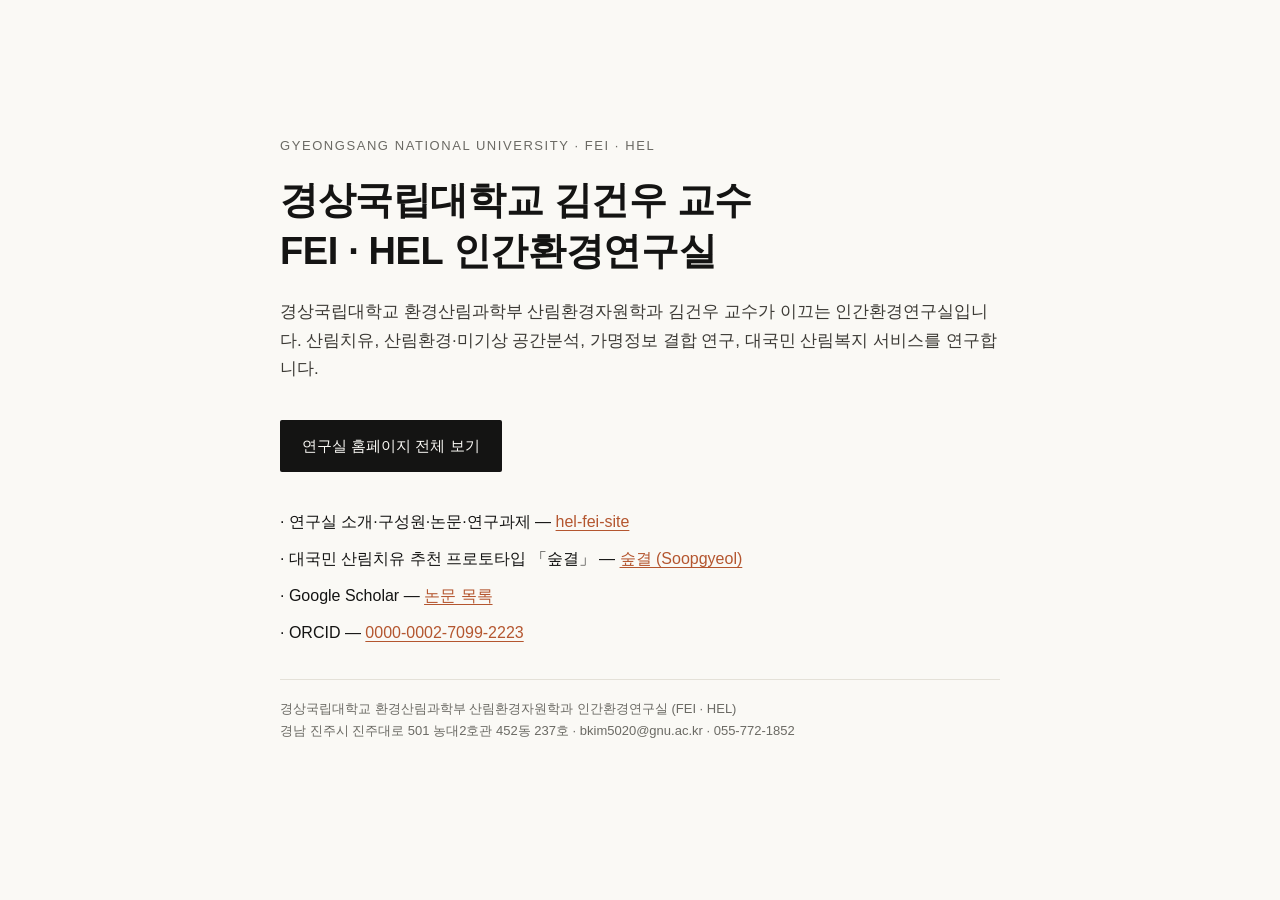
<file: index.html>
<!DOCTYPE html>
<html lang="ko">
<head>
<meta charset="utf-8" />
<meta name="viewport" content="width=device-width, initial-scale=1" />
<title>경상국립대학교 김건우 교수 | FEI · HEL 인간환경연구실</title>
<meta name="description" content="경상국립대학교 환경산림과학부 산림환경자원학과 김건우 교수와 FEI · HEL 인간환경연구실의 공식 홈페이지입니다. 산림치유, 산림환경·미기상 공간분석, 가명정보 결합 연구, 대국민 산림복지 서비스 「숲결」을 연구합니다." />
<meta name="keywords" content="경상국립대학교, 김건우, 김건우 교수, 산림환경자원학과, 인간환경연구실, FEI · HEL, 산림치유, 숲결" />
<meta name="naver-site-verification" content="a37714a1dcbed0b8233d6fe7cd72036ec86bdb28" />
<meta property="og:type" content="website" />
<meta property="og:title" content="경상국립대학교 김건우 교수 · FEI · HEL 인간환경연구실" />
<meta property="og:description" content="산림치유와 산림환경 연구, 그리고 대국민 산림복지 서비스 「숲결」." />
<meta property="og:url" content="https://sunbear5020.github.io/" />
<meta property="og:image" content="https://sunbear5020.github.io/hel-fei-site/assets/hero-banner.jpg" />
<meta name="theme-color" content="#FAF9F5" />
<link rel="icon" href="favicon.png" type="image/png" sizes="64x64" />
<link rel="apple-touch-icon" href="apple-touch-icon.png" />
<style>
  :root { color-scheme: light; }
  body { margin: 0; background: #FAF9F5; color: #141413;
    font-family: "Noto Sans KR", -apple-system, BlinkMacSystemFont, "Apple SD Gothic Neo", sans-serif;
    line-height: 1.7; }
  main { max-width: 720px; margin: 0 auto; padding: 15vh 24px 80px; }
  p.eyebrow { font-size: 13px; letter-spacing: .12em; text-transform: uppercase; color: #6b6a64; margin: 0 0 18px; }
  h1 { font-size: clamp(26px, 5vw, 38px); line-height: 1.35; margin: 0 0 20px; font-weight: 600; letter-spacing: -.01em; }
  p.lead { font-size: 17px; color: #3c3a35; margin: 0 0 28px; }
  ul.links { list-style: none; padding: 0; margin: 0 0 32px; }
  ul.links li { margin: 0 0 10px; }
  a { color: #B4562F; text-underline-offset: 3px; }
  .cta { display: inline-block; margin: 8px 0 36px; padding: 13px 22px; border-radius: 2px;
    background: #141413; color: #FAF9F5; text-decoration: none; font-size: 15px; }
  footer { border-top: 1px solid #E4E1D8; padding-top: 18px; font-size: 13px; color: #6b6a64; }
</style>
</head>
<body>
<main>
  <p class="eyebrow">Gyeongsang National University · FEI · HEL</p>
  <h1>경상국립대학교 김건우 교수<br />FEI · HEL 인간환경연구실</h1>
  <p class="lead">
    경상국립대학교 환경산림과학부 산림환경자원학과 김건우 교수가 이끄는 인간환경연구실입니다.
    산림치유, 산림환경·미기상 공간분석, 가명정보 결합 연구, 대국민 산림복지 서비스를 연구합니다.
  </p>
  <a class="cta" href="https://sunbear5020.github.io/hel-fei-site/">연구실 홈페이지 전체 보기</a>
  <ul class="links">
    <li>· 연구실 소개·구성원·논문·연구과제 — <a href="https://sunbear5020.github.io/hel-fei-site/">hel-fei-site</a></li>
    <li>· 대국민 산림치유 추천 프로토타입 「숲결」 — <a href="https://sunbear5020.github.io/forest-healing-prototype/">숲결 (Soopgyeol)</a></li>
    <li>· Google Scholar — <a href="https://scholar.google.com/citations?hl=ko&amp;user=WHwl92YAAAAJ">논문 목록</a></li>
    <li>· ORCID — <a href="https://orcid.org/0000-0002-7099-2223">0000-0002-7099-2223</a></li>
  </ul>
  <footer>
    경상국립대학교 환경산림과학부 산림환경자원학과 인간환경연구실 (FEI · HEL)<br />
    경남 진주시 진주대로 501 농대2호관 452동 237호 · bkim5020@gnu.ac.kr · 055-772-1852
  </footer>
</main>
</body>
</html>
</file>
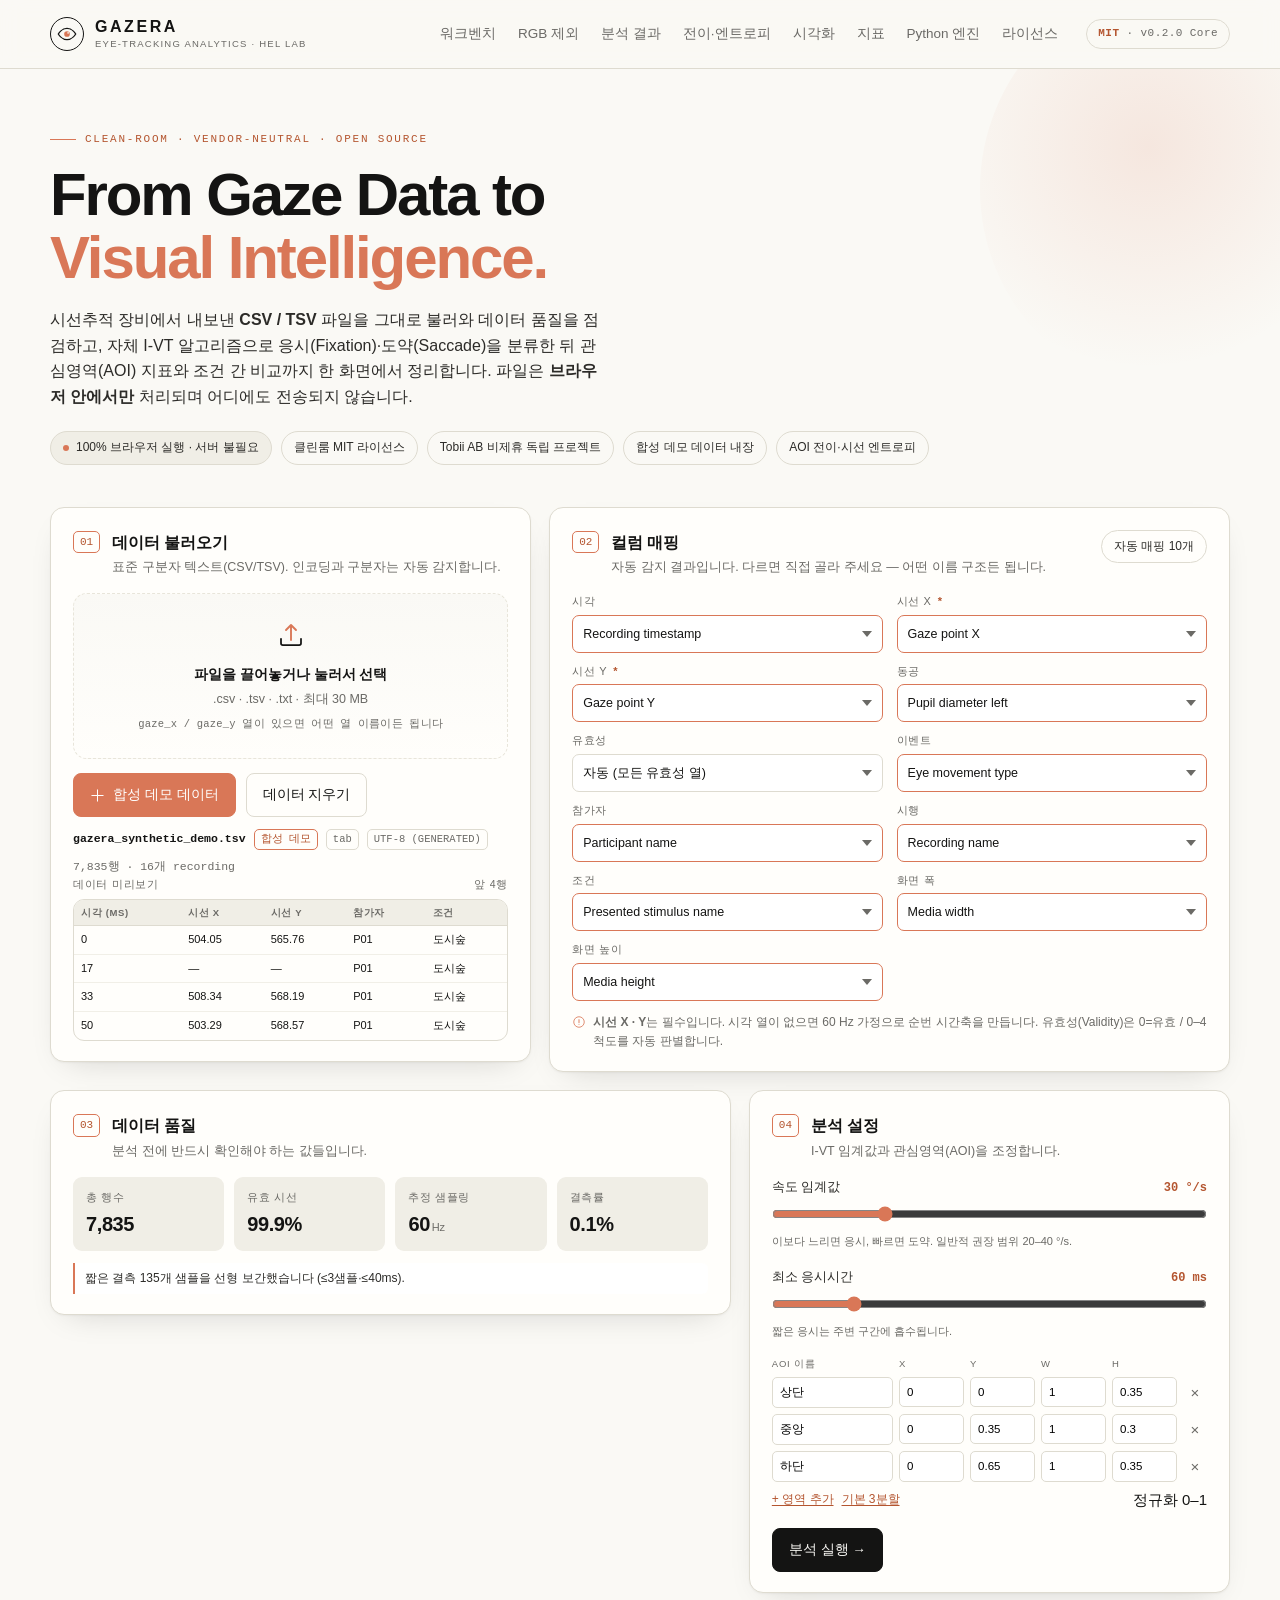
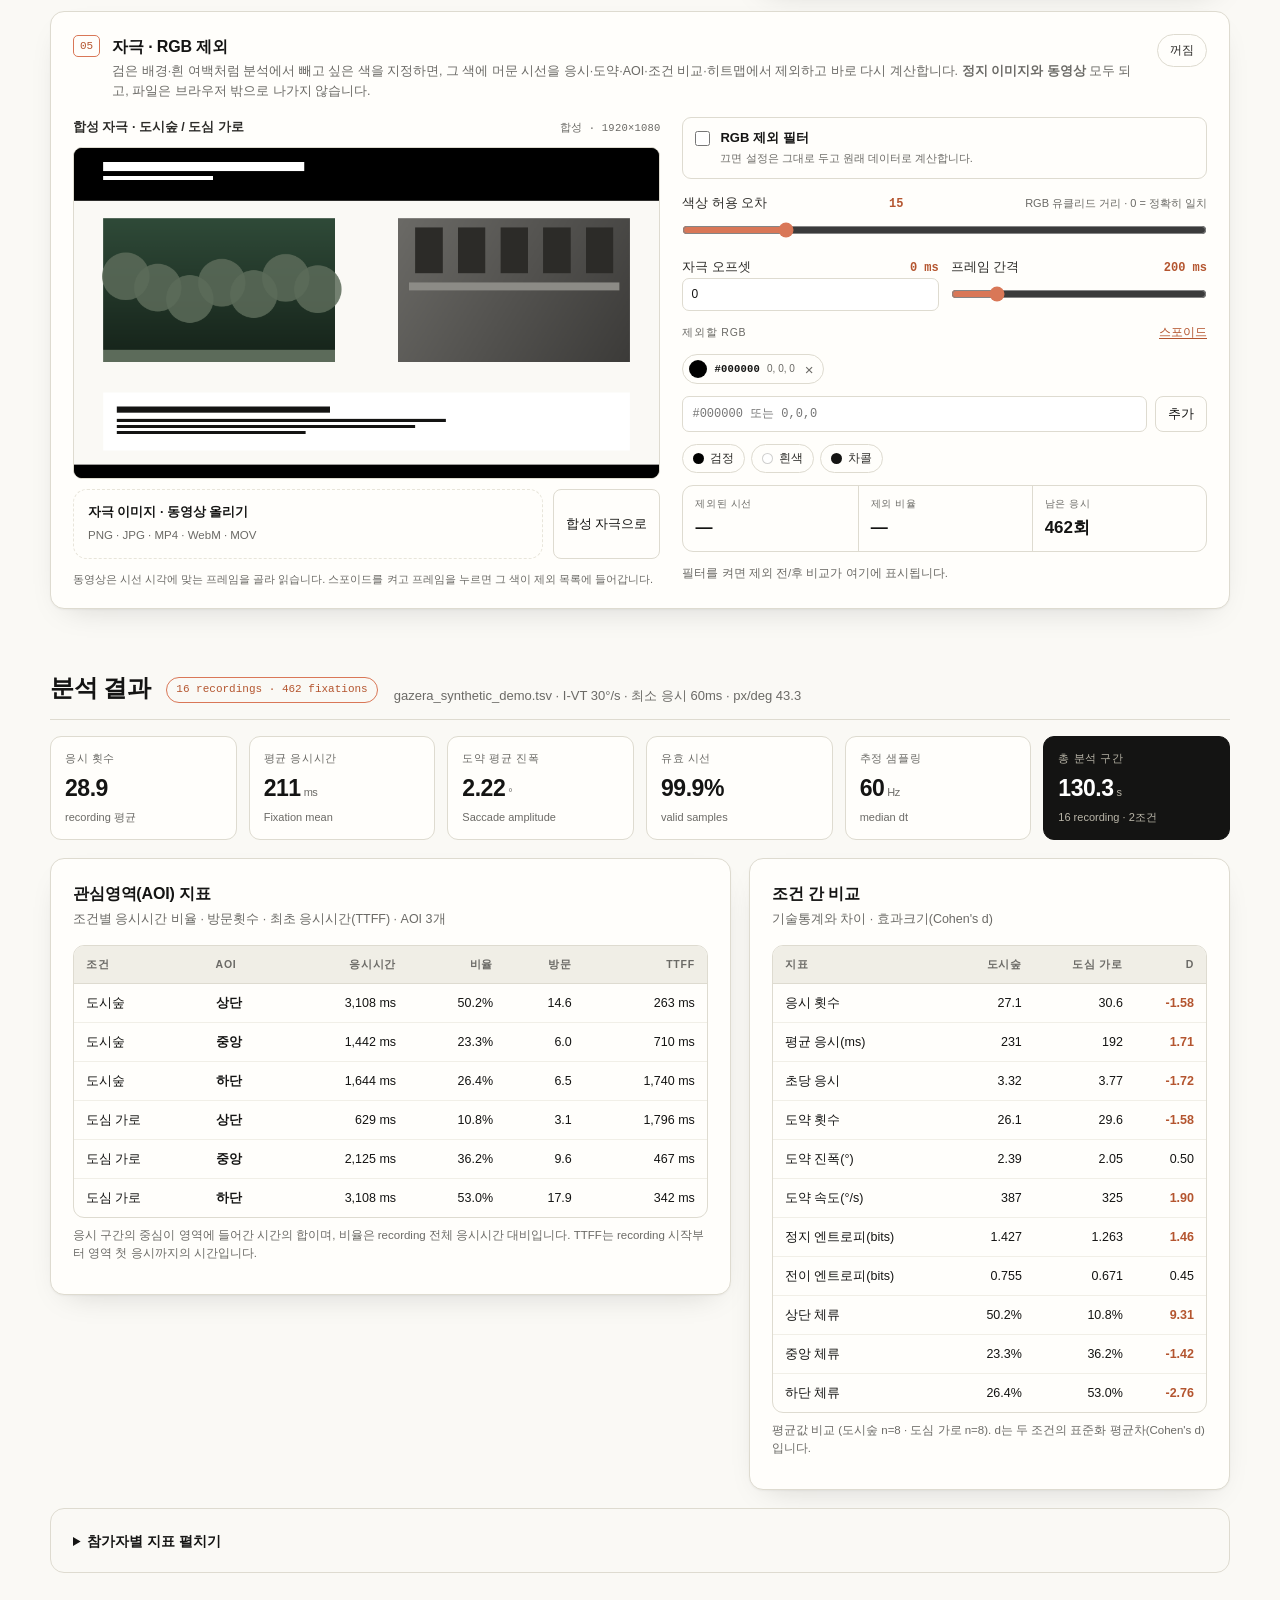
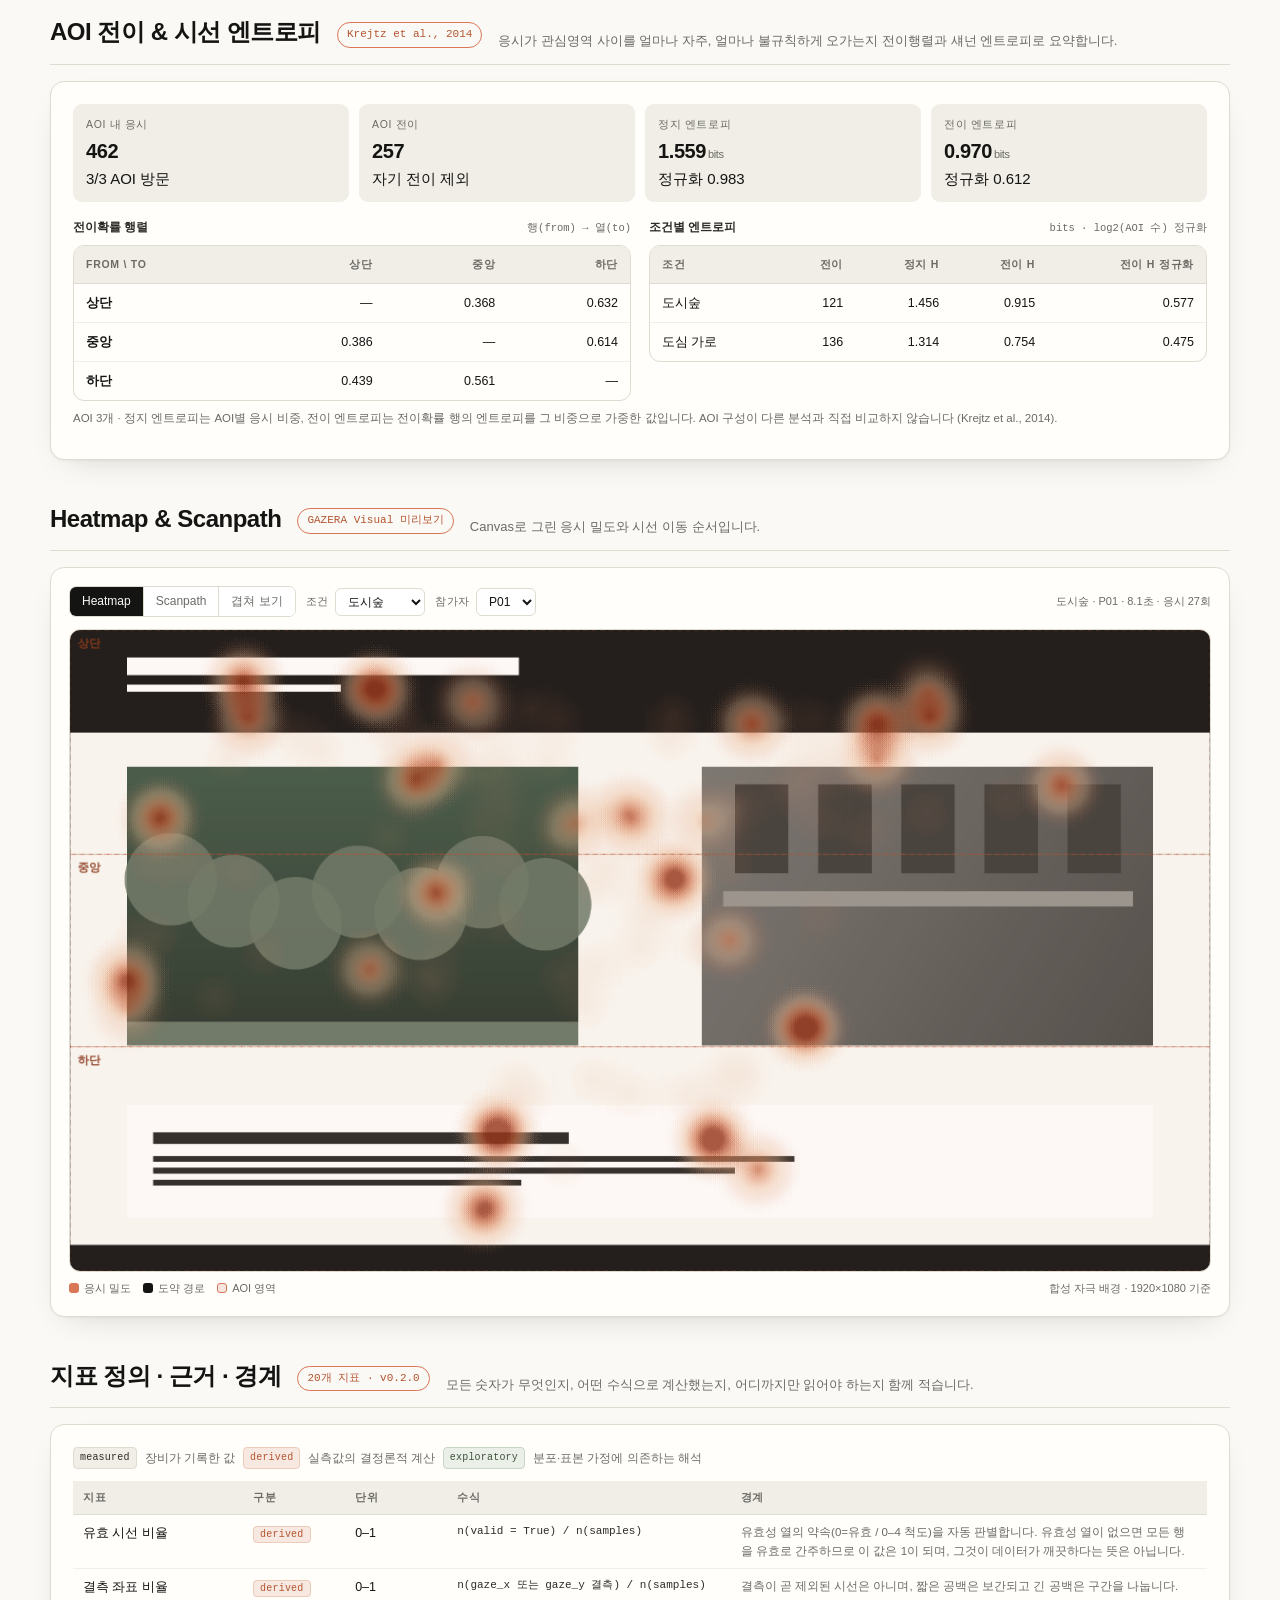
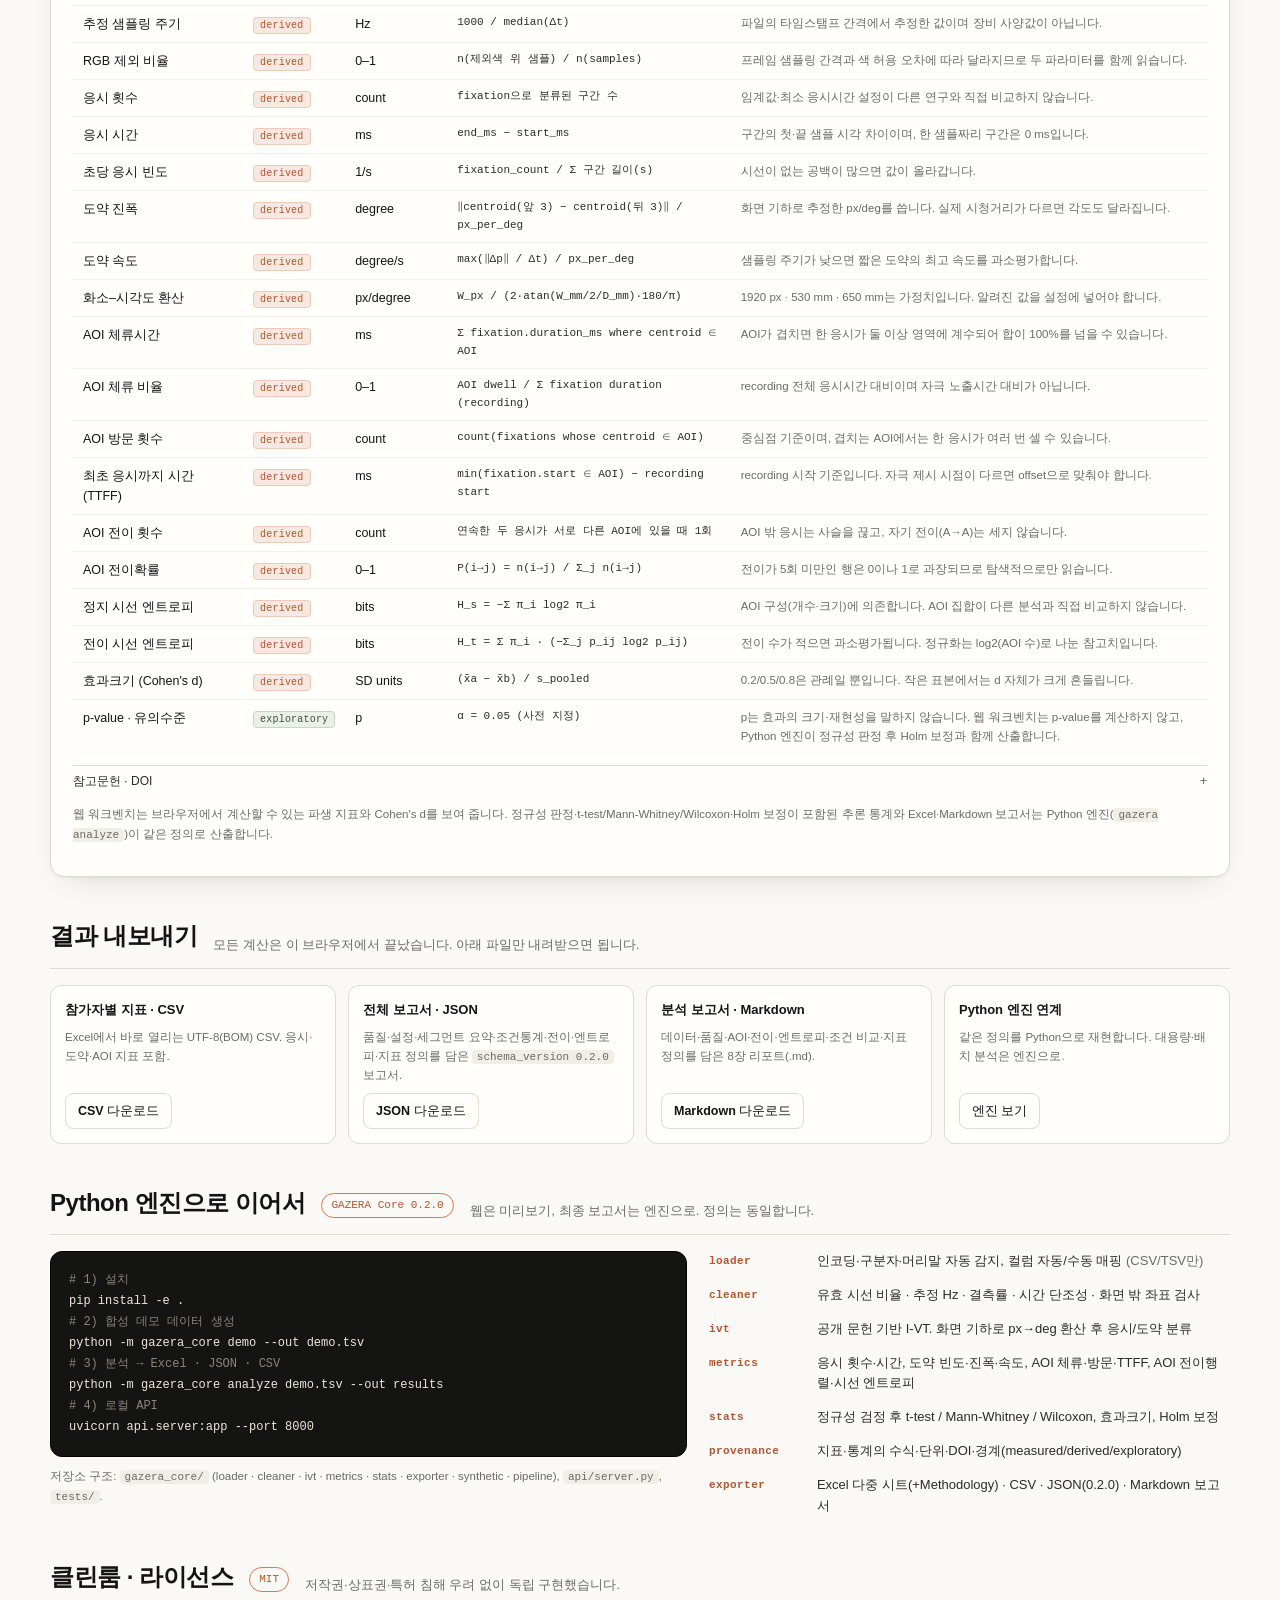
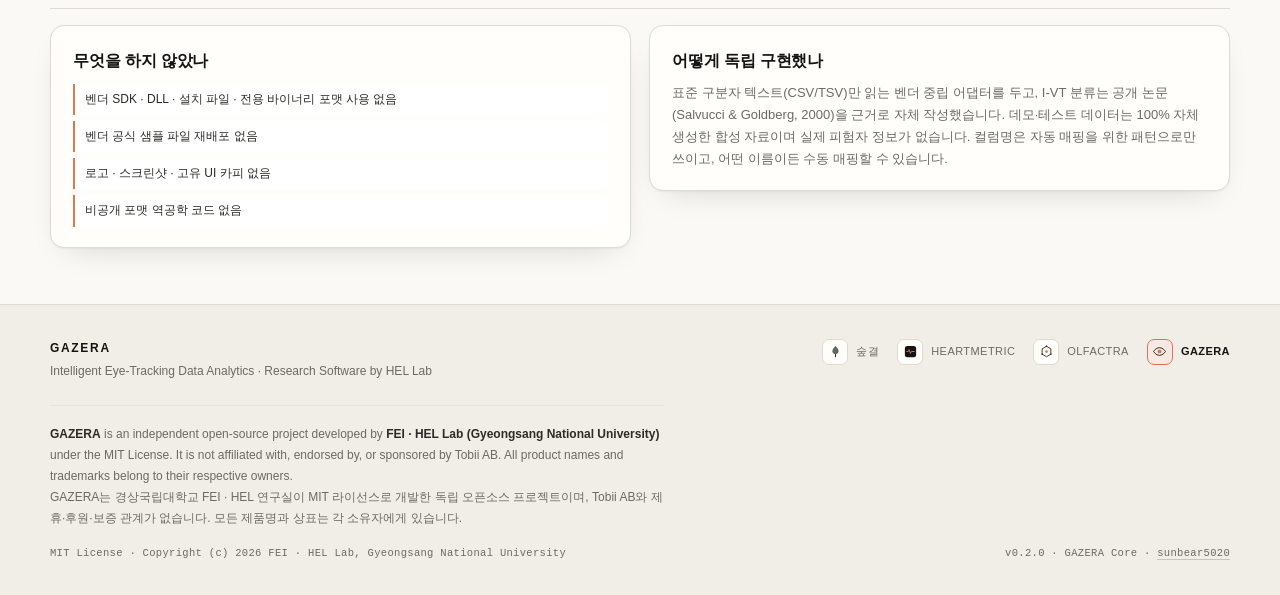
<file: gazera/index.html>
<!DOCTYPE html>
<html lang="ko">
<head>
<meta charset="utf-8">
<meta name="viewport" content="width=device-width, initial-scale=1">
<title>GAZERA — Intelligent Eye-Tracking Data Analytics · HEL Lab</title>
<meta name="description" content="GAZERA는 시선추적 CSV/TSV를 브라우저 안에서 바로 분석하는 연구용 오픈소스 워크벤치입니다. Fixation·Saccade·AOI 지표, AOI 전이행렬·시선 엔트로피, 조건 비교, Heatmap·Scanpath 미리보기, CSV/JSON/Markdown·Excel 내보내기, 지표 정의·근거·경계 패널. MIT License · FEI · HEL Lab, Gyeongsang National University.">
<meta name="theme-color" content="#FAF9F5">
<meta property="og:title" content="GAZERA — From Gaze Data to Visual Intelligence">
<meta property="og:description" content="Clean-room, vendor-neutral eye-tracking analytics. 100% in-browser, MIT licensed, FEI · HEL Lab.">
<meta property="og:type" content="website">
<meta property="og:url" content="https://sunbear5020.github.io/gazera/">
<link rel="stylesheet" href="styles.css?v=14">
<link rel="icon" href="data:image/svg+xml,%3Csvg xmlns='http://www.w3.org/2000/svg' viewBox='0 0 32 32'%3E%3Crect width='32' height='32' rx='8' fill='%23141413'/%3E%3Ccircle cx='16' cy='16' r='9' fill='none' stroke='%23FAF9F5' stroke-width='1.6'/%3E%3Ccircle cx='16' cy='16' r='4' fill='%23D97757'/%3E%3C/svg%3E">
</head>
<body>

<header class="site-header">
  <div class="wrap header-inner">
    <a class="brand" href="#top" aria-label="GAZERA 홈">
      <span class="brand-mark" aria-hidden="true">
        <svg viewBox="0 0 24 24" fill="none">
          <path d="M2.5 12s3.6-6.2 9.5-6.2S21.5 12 21.5 12s-3.6 6.2-9.5 6.2S2.5 12 2.5 12Z" stroke="#141413" stroke-width="1.4"/>
          <circle cx="12" cy="12" r="3.1" fill="#D97757"/>
          <circle cx="13.2" cy="10.8" r="0.9" fill="#FAF9F5"/>
        </svg>
      </span>
      <span class="brand-text">
        <span class="brand-name">GAZERA</span>
        <span class="brand-sub">Eye-Tracking Analytics · HEL Lab</span>
      </span>
    </a>
    <nav class="nav" aria-label="주요 섹션">
      <a href="#workbench">워크벤치</a>
      <a href="#rgb">RGB 제외</a>
      <a href="#results">분석 결과</a>
      <a href="#transition">전이·엔트로피</a>
      <a href="#visual">시각화</a>
      <a href="#methodology">지표</a>
      <a href="#python">Python 엔진</a>
      <a href="#license">라이선스</a>
    </nav>
    <span class="header-pill"><b>MIT</b> · v0.2.0 Core</span>
  </div>
</header>

<main id="top">

  <section class="hero">
    <div class="wrap">
      <div class="eyebrow">Clean-room · vendor-neutral · open source</div>
      <h1>From Gaze Data to <em>Visual Intelligence.</em></h1>
      <p class="lead">
        시선추적 장비에서 내보낸 <b>CSV / TSV</b> 파일을 그대로 불러와 데이터 품질을 점검하고,
        자체 I-VT 알고리즘으로 응시(Fixation)·도약(Saccade)을 분류한 뒤
        관심영역(AOI) 지표와 조건 간 비교까지 한 화면에서 정리합니다.
        파일은 <b>브라우저 안에서만</b> 처리되며 어디에도 전송되지 않습니다.
      </p>
      <div class="hero-badges">
        <span class="badge"><span class="dot"></span>100% 브라우저 실행 · 서버 불필요</span>
        <span class="badge plain">클린룸 MIT 라이선스</span>
        <span class="badge plain">Tobii AB 비제휴 독립 프로젝트</span>
        <span class="badge plain">합성 데모 데이터 내장</span>
        <span class="badge plain">AOI 전이·시선 엔트로피</span>
      </div>
    </div>
  </section>

  <section class="workbench wrap" id="workbench">
    <div class="grid">

      <!-- 01 data ------------------------------------------------------- -->
      <article class="card span-5">
        <div class="card-head">
          <span class="card-num">01</span>
          <div>
            <h2 class="card-title">데이터 불러오기</h2>
            <p class="card-desc">표준 구분자 텍스트(CSV/TSV). 인코딩과 구분자는 자동 감지합니다.</p>
          </div>
        </div>

        <div class="dropzone" id="dropzone" tabindex="0" role="button"
             aria-label="CSV 또는 TSV 파일 선택 또는 끌어놓기">
          <svg viewBox="0 0 24 24" fill="none" aria-hidden="true">
            <path d="M12 16V4m0 0 4 4m-4-4-4 4" stroke="#D97757" stroke-width="1.5" stroke-linecap="round" stroke-linejoin="round"/>
            <path d="M4 15v3.5A1.5 1.5 0 0 0 5.5 20h13a1.5 1.5 0 0 0 1.5-1.5V15" stroke="#141413" stroke-width="1.4" stroke-linecap="round"/>
          </svg>
          <strong>파일을 끌어놓거나 눌러서 선택</strong>
          <span>.csv · .tsv · .txt · 최대 30 MB</span>
          <div class="hint">gaze_x / gaze_y 열이 있으면 어떤 열 이름이든 됩니다</div>
        </div>
        <input type="file" id="fileInput" accept=".csv,.tsv,.txt,text/csv,text/tab-separated-values,text/plain" class="sr-only">

        <div class="btn-row">
          <button class="btn bronze" id="demoBtn" type="button">
            <svg viewBox="0 0 24 24" fill="none" aria-hidden="true"><path d="M12 3v18M3 12h18" stroke="currentColor" stroke-width="1.6" stroke-linecap="round"/></svg>
            합성 데모 데이터
          </button>
          <button class="btn secondary" id="clearBtn" type="button">데이터 지우기</button>
        </div>

        <div class="file-meta" id="fileMeta">
          <span class="name">아직 데이터가 없습니다</span>
        </div>

        <div class="preview-wrap hidden" id="previewWrap">
          <div class="preview-head"><span>데이터 미리보기</span><span>앞 4행</span></div>
          <div class="table-wrap"><table class="data mini" id="previewTable"></table></div>
        </div>
      </article>

      <!-- 02 mapping ---------------------------------------------------- -->
      <article class="card span-7">
        <div class="card-head">
          <span class="card-num">02</span>
          <div>
            <h2 class="card-title">컬럼 매핑</h2>
            <p class="card-desc">자동 감지 결과입니다. 다르면 직접 골라 주세요 — 어떤 이름 구조든 됩니다.</p>
          </div>
          <span class="badge plain spacer" id="mapStatus">대기</span>
        </div>
        <div class="mapping-grid" id="mappingGrid">
          <div class="empty" style="grid-column:1/-1">데이터를 불러오면 매핑 표가 나타납니다.</div>
        </div>
        <div class="auto-note">
          <svg viewBox="0 0 24 24" fill="none" aria-hidden="true"><circle cx="12" cy="12" r="9" stroke="currentColor" stroke-width="1.4"/><path d="M12 8v5m0 3h.01" stroke="currentColor" stroke-width="1.6" stroke-linecap="round"/></svg>
          <span><b>시선 X · Y</b>는 필수입니다. 시각 열이 없으면 60 Hz 가정으로 순번 시간축을 만듭니다.
          유효성(Validity)은 0=유효 / 0–4 척도를 자동 판별합니다.</span>
        </div>
      </article>

      <!-- 03 quality ---------------------------------------------------- -->
      <article class="card span-7">
        <div class="card-head">
          <span class="card-num">03</span>
          <div>
            <h2 class="card-title">데이터 품질</h2>
            <p class="card-desc">분석 전에 반드시 확인해야 하는 값들입니다.</p>
          </div>
        </div>
        <div class="stat-grid" id="statRow">
          <div class="stat"><div class="k">총 행수</div><div class="v" id="qRows">—</div></div>
          <div class="stat"><div class="k">유효 시선</div><div class="v" id="qValid">—</div></div>
          <div class="stat"><div class="k">추정 샘플링</div><div class="v" id="qHz">—</div></div>
          <div class="stat"><div class="k">결측률</div><div class="v" id="qMissing">—</div></div>
        </div>
        <ul class="warnings" id="warningList"></ul>
      </article>

      <!-- 04 settings --------------------------------------------------- -->
      <article class="card span-5">
        <div class="card-head">
          <span class="card-num">04</span>
          <div>
            <h2 class="card-title">분석 설정</h2>
            <p class="card-desc">I-VT 임계값과 관심영역(AOI)을 조정합니다.</p>
          </div>
        </div>

        <div class="controls" style="grid-template-columns:1fr">
          <div class="control">
            <label for="threshold">속도 임계값 <b><span id="thresholdVal">30</span> °/s</b></label>
            <input type="range" id="threshold" min="10" max="90" step="5" value="30">
            <div class="sub">이보다 느리면 응시, 빠르면 도약. 일반적 권장 범위 20–40 °/s.</div>
          </div>
          <div class="control">
            <label for="minFix">최소 응시시간 <b><span id="minFixVal">60</span> ms</b></label>
            <input type="range" id="minFix" min="30" max="200" step="10" value="60">
            <div class="sub">짧은 응시는 주변 구간에 흡수됩니다.</div>
          </div>
        </div>

        <div style="margin-top:16px">
          <div class="aoi-head" aria-hidden="true">
            <span>AOI 이름</span><span>X</span><span>Y</span><span>W</span><span>H</span><span></span>
          </div>
          <div class="aoi-editor" id="aoiEditor"></div>
          <div class="aoi-foot">
            <button class="link-btn" id="addAoiBtn" type="button">+ 영역 추가</button>
            <button class="link-btn" id="resetAoiBtn" type="button">기본 3분할</button>
            <span class="sub" style="margin-left:auto">정규화 0–1</span>
          </div>
        </div>

        <div class="btn-row" style="margin-top:16px">
          <button class="btn" id="runBtn" type="button" disabled>분석 실행 →</button>
        </div>
      </article>

      <!-- 05 stimulus · RGB exclusion ------------------------------------ -->
      <article class="card span-12" id="rgb">
        <div class="card-head">
          <span class="card-num">05</span>
          <div>
            <h2 class="card-title">자극 · RGB 제외</h2>
            <p class="card-desc">
              검은 배경·흰 여백처럼 분석에서 빼고 싶은 색을 지정하면, 그 색에 머문 시선을
              응시·도약·AOI·조건 비교·히트맵에서 제외하고 바로 다시 계산합니다.
              <b>정지 이미지와 동영상</b> 모두 되고, 파일은 브라우저 밖으로 나가지 않습니다.
            </p>
          </div>
          <span class="badge plain spacer" id="rgbBadge">꺼짐</span>
        </div>

        <div class="rgb-grid">
          <div class="rgb-view">
            <div class="stim-head">
              <span class="stim-name" id="stimName">합성 자극 · 도시숲 / 도심 가로</span>
              <span class="stim-meta" id="stimMeta">1920×1080</span>
            </div>
            <div class="stim-shell">
              <canvas id="stimCanvas" width="960" height="540"
                      aria-label="자극 미리보기 — 스포이드를 켜고 누르면 그 픽셀의 색을 뽑습니다"></canvas>
            </div>
            <div class="video-bar hidden" id="videoBar">
              <button class="play-btn" id="videoPlay" type="button" aria-label="동영상 재생">▶</button>
              <input type="range" id="videoSeek" min="0" max="1000" value="0" step="1" aria-label="동영상 재생 위치">
              <span class="video-time" id="videoTime">0.00 / 0.00 s</span>
            </div>
            <div class="stim-actions">
              <div class="dropzone stim-drop" id="stimDropzone" tabindex="0" role="button"
                   aria-label="자극 이미지 또는 동영상 파일 선택">
                <strong>자극 이미지 · 동영상 올리기</strong>
                <span>PNG · JPG · MP4 · WebM · MOV</span>
              </div>
              <button class="btn secondary small" id="stimReset" type="button">합성 자극으로</button>
            </div>
            <input type="file" id="stimInput"
                   accept="image/*,video/mp4,video/webm,video/quicktime,video/x-m4v,.mp4,.webm,.mov,.m4v,.png,.jpg,.jpeg"
                   class="sr-only">
            <div class="rgb-progress hidden" id="rgbProgress">
              <div class="bar"><i id="rgbProgressBar"></i></div>
              <span id="rgbProgressText">프레임 추출 0%</span>
            </div>
            <p class="stim-note" id="stimNote">동영상은 시선 시각에 맞는 프레임을 골라 읽습니다. 스포이드를 켜고 프레임을 누르면 그 색이 제외 목록에 들어갑니다.</p>
          </div>

          <div class="rgb-panel">
            <label class="switch">
              <input type="checkbox" id="rgbEnabled">
              <span><b>RGB 제외 필터</b><small>끄면 설정은 그대로 두고 원래 데이터로 계산합니다.</small></span>
            </label>

            <div class="control">
              <label for="rgbTol">색상 허용 오차 <b><span id="rgbTolVal">15</span></b> <span class="sub">RGB 유클리드 거리 · 0 = 정확히 일치</span></label>
              <input type="range" id="rgbTol" min="0" max="80" step="1" value="15">
            </div>

            <div class="rgb-inline">
              <div class="control">
                <label for="rgbOffset">자극 오프셋 <b><span id="rgbOffsetVal">0</span> ms</b></label>
                <input type="number" id="rgbOffset" value="0" step="10" min="-600000" max="600000">
              </div>
              <div class="control">
                <label for="rgbBucket">프레임 간격 <b><span id="rgbBucketVal">200</span> ms</b></label>
                <input type="range" id="rgbBucket" min="50" max="1000" step="50" value="200">
              </div>
            </div>

            <div class="chips-head">
              <span>제외할 RGB</span>
              <button class="link-btn" id="rgbEyedropper" type="button" aria-pressed="false">스포이드</button>
            </div>
            <div class="chips" id="rgbChips"></div>
            <div class="rgb-add">
              <input type="text" id="rgbInput" placeholder="#000000 또는 0,0,0" aria-label="제외할 RGB 값">
              <button class="btn secondary small" id="rgbAdd" type="button">추가</button>
            </div>
            <div class="rgb-quick">
              <button class="chip-btn" type="button" data-color="#000000"><i style="background:#000000"></i>검정</button>
              <button class="chip-btn" type="button" data-color="#FFFFFF"><i style="background:#FFFFFF"></i>흰색</button>
              <button class="chip-btn" type="button" data-color="#141413"><i style="background:#141413"></i>차콜</button>
            </div>

            <div class="rgb-summary">
              <div><div class="k">제외된 시선</div><div class="v" id="rgbExcludedSamples">—</div></div>
              <div><div class="k">제외 비율</div><div class="v" id="rgbExcludedRatio">—</div></div>
              <div><div class="k">남은 응시</div><div class="v" id="rgbFixations">—</div></div>
            </div>
            <div class="rgb-compare" id="rgbCompare"></div>
          </div>
        </div>
      </article>
    </div>
  </section>

  <!-- results ---------------------------------------------------------- -->
  <section class="wrap" id="results">
    <div class="section-head">
      <h2>분석 결과</h2>
      <span class="count" id="resultCount">—</span>
      <p id="resultSub">합성 데모 데이터를 불러오면 여기에 요약이 나타납니다.</p>
    </div>

    <div class="kpi-grid" id="kpiGrid">
      <div class="kpi"><div class="k">응시 횟수</div><div class="v">—</div><div class="d">recording 평균</div></div>
      <div class="kpi"><div class="k">평균 응시시간</div><div class="v">—</div><div class="d">Fixation mean</div></div>
      <div class="kpi"><div class="k">도약 평균 진폭</div><div class="v">—</div><div class="d">Saccade amplitude</div></div>
      <div class="kpi"><div class="k">유효 시선</div><div class="v">—</div><div class="d">valid samples</div></div>
      <div class="kpi"><div class="k">추정 샘플링</div><div class="v">—</div><div class="d">Hz</div></div>
      <div class="kpi accent"><div class="k">총 분석 구간</div><div class="v">—</div><div class="d">recordings × duration</div></div>
    </div>

    <div class="grid" style="margin-top:18px">
      <article class="card span-7">
        <div class="card-head">
          <div>
            <h2 class="card-title">관심영역(AOI) 지표</h2>
            <p class="card-desc">조건별 응시시간 비율 · 방문횟수 · 최초 응시시간(TTFF)</p>
          </div>
        </div>
        <div class="table-wrap">
          <table class="data" id="aoiTable">
            <thead>
              <tr>
                <th>조건</th><th>AOI</th>
                <th class="num">응시시간</th><th class="num">비율</th>
                <th class="num">방문</th><th class="num">TTFF</th>
              </tr>
            </thead>
            <tbody><tr><td colspan="6" style="color:#6b6a66">분석을 실행하면 표가 채워집니다.</td></tr></tbody>
          </table>
        </div>
        <p class="table-note">응시 구간의 중심이 영역에 들어간 시간의 합이며, 비율은 recording 전체 응시시간 대비입니다.
        TTFF는 recording 시작부터 영역 첫 응시까지의 시간입니다.</p>
      </article>

      <article class="card span-5">
        <div class="card-head">
          <div>
            <h2 class="card-title">조건 간 비교</h2>
            <p class="card-desc">기술통계와 차이 · 효과크기(Cohen's d)</p>
          </div>
        </div>
        <div class="table-wrap">
          <table class="data" id="statsTable">
            <thead>
              <tr><th>지표</th><th class="num">도시숲</th><th class="num">도심 가로</th><th class="num">d</th></tr>
            </thead>
            <tbody><tr><td colspan="4" style="color:#6b6a66">—</td></tr></tbody>
          </table>
        </div>
        <p class="table-note" id="statsNote">평균 ± 표준편차. d는 두 조건의 표준화 평균차입니다.</p>
      </article>
    </div>

    <details class="card flat" style="margin-top:18px">
      <summary style="cursor:pointer;font-weight:600;font-size:13.5px">참가자별 지표 펼치기</summary>
      <div class="table-wrap" style="margin-top:12px">
        <table class="data" id="participantTable">
          <thead>
            <tr>
              <th>참가자</th><th>조건</th><th class="num">응시</th>
              <th class="num">평균 응시(ms)</th><th class="num">도약</th>
              <th class="num">진폭(°)</th><th class="num">유효(%)</th>
              <th class="num">정지 H</th><th class="num">전이 H</th>
            </tr>
          </thead>
          <tbody><tr><td colspan="9" style="color:#6b6a66">—</td></tr></tbody>
        </table>
      </div>
    </details>
  </section>

  <!-- AOI transitions -------------------------------------------------- -->
  <section class="wrap" id="transition">
    <div class="section-head">
      <h2>AOI 전이 &amp; 시선 엔트로피</h2>
      <span class="count">Krejtz et al., 2014</span>
      <p>응시가 관심영역 사이를 얼마나 자주, 얼마나 불규칙하게 오가는지 전이행렬과 섀넌 엔트로피로 요약합니다.</p>
    </div>

    <article class="card">
      <div class="stat-grid" id="transitionKpis">
        <div class="stat"><div class="k">AOI 내 응시</div><div class="v">—</div></div>
        <div class="stat"><div class="k">AOI 전이</div><div class="v">—</div></div>
        <div class="stat"><div class="k">정지 엔트로피</div><div class="v">—</div></div>
        <div class="stat"><div class="k">전이 엔트로피</div><div class="v">—</div></div>
      </div>

      <div class="grid" style="margin-top:16px">
        <div class="span-6">
          <div class="mini-head"><b>전이확률 행렬</b><span>행(from) → 열(to)</span></div>
          <div class="table-wrap">
            <table class="data" id="transitionMatrix">
              <thead></thead>
              <tbody><tr><td class="muted">분석을 실행하면 전이행렬이 나타납니다.</td></tr></tbody>
            </table>
          </div>
        </div>
        <div class="span-6">
          <div class="mini-head"><b>조건별 엔트로피</b><span>bits · log2(AOI 수) 정규화</span></div>
          <div class="table-wrap">
            <table class="data" id="entropyTable">
              <thead><tr><th>조건</th><th class="num">전이</th><th class="num">정지 H</th><th class="num">전이 H</th><th class="num">전이 H 정규화</th></tr></thead>
              <tbody><tr><td class="muted">—</td></tr></tbody>
            </table>
          </div>
        </div>
      </div>
      <p class="table-note" id="transitionNote">
        전이는 연속한 두 응시가 서로 다른 AOI에 있을 때만 셉니다. 기록 경계는 전이로 세지 않으며,
        AOI 구성이 다른 분석과 엔트로피를 직접 비교하지 않습니다.
      </p>
    </article>
  </section>

  <!-- visualisation ---------------------------------------------------- -->
  <section class="wrap" id="visual">
    <div class="section-head">
      <h2>Heatmap &amp; Scanpath</h2>
      <span class="count">GAZERA Visual 미리보기</span>
      <p>Canvas로 그린 응시 밀도와 시선 이동 순서입니다.</p>
    </div>

    <article class="card canvas-card">
      <div class="canvas-toolbar">
        <div class="segmented" role="group" aria-label="시각화 종류">
          <button id="modeHeat" type="button" aria-pressed="true">Heatmap</button>
          <button id="modeScan" type="button" aria-pressed="false">Scanpath</button>
          <button id="modeBoth" type="button" aria-pressed="false">겹쳐 보기</button>
        </div>
        <div style="display:flex;gap:6px;align-items:center">
          <label for="previewCondition">조건</label>
          <select id="previewCondition"></select>
        </div>
        <div style="display:flex;gap:6px;align-items:center">
          <label for="previewSubject">참가자</label>
          <select id="previewSubject"></select>
        </div>
        <span class="sub" style="margin-left:auto;font-size:11px;color:#6b6a66" id="canvasMeta">—</span>
      </div>
      <div class="canvas-shell">
        <canvas id="gazeCanvas" width="1200" height="675" aria-label="시선 히트맵과 스캔패스 미리보기"></canvas>
      </div>
      <div class="canvas-caption">
        <div class="legend" id="canvasLegend">
          <span><i style="background:#D97757"></i>응시 밀도</span>
          <span><i style="background:#141413"></i>도약 경로</span>
          <span><i style="background:rgba(217,119,87,.18);border:1px solid #D97757"></i>AOI 영역</span>
          <span id="legendExcluded" class="hidden"><i class="cross"></i>제외된 시선</span>
        </div>
        <span id="canvasScreen">합성 좌표 · 1920×1080 기준</span>
      </div>
    </article>
  </section>

  <!-- methodology ------------------------------------------------------ -->
  <section class="wrap" id="methodology">
    <div class="section-head">
      <h2>지표 정의 · 근거 · 경계</h2>
      <span class="count" id="methodologyScope">—</span>
      <p>모든 숫자가 무엇인지, 어떤 수식으로 계산했는지, 어디까지만 읽어야 하는지 함께 적습니다.</p>
    </div>

    <article class="card">
      <div class="method-legend">
        <span class="kind-badge kind-measured">measured</span> 장비가 기록한 값
        <span class="kind-badge kind-derived">derived</span> 실측값의 결정론적 계산
        <span class="kind-badge kind-exploratory">exploratory</span> 분포·표본 가정에 의존하는 해석
      </div>
      <div class="table-scroll">
        <table class="data method-table" id="methodologyTable">
          <thead><tr><th>지표</th><th>구분</th><th>단위</th><th>수식</th><th>경계</th></tr></thead>
          <tbody><tr><td colspan="5" class="muted">지표 정의를 불러오는 중입니다.</td></tr></tbody>
        </table>
      </div>
      <details class="method-refs">
        <summary>참고문헌 · DOI</summary>
        <ul id="methodRefs" class="ref-list"><li class="muted">—</li></ul>
      </details>
      <p class="table-note">
        웹 워크벤치는 브라우저에서 계산할 수 있는 파생 지표와 Cohen's d를 보여 줍니다.
        정규성 판정·t-test/Mann-Whitney/Wilcoxon·Holm 보정이 포함된 추론 통계와 Excel·Markdown 보고서는
        Python 엔진(<code>gazera analyze</code>)이 같은 정의로 산출합니다.
      </p>
    </article>
  </section>

  <!-- downloads -------------------------------------------------------- -->
  <section class="wrap" id="downloads">
    <div class="section-head">
      <h2>결과 내보내기</h2>
      <p>모든 계산은 이 브라우저에서 끝났습니다. 아래 파일만 내려받으면 됩니다.</p>
    </div>
    <div class="download-grid">
      <div class="download">
        <h4>참가자별 지표 · CSV</h4>
        <p>Excel에서 바로 열리는 UTF-8(BOM) CSV. 응시·도약·AOI 지표 포함.</p>
        <button class="btn secondary small" id="dlCsv" type="button" disabled>CSV 다운로드</button>
      </div>
      <div class="download">
        <h4>전체 보고서 · JSON</h4>
        <p>품질·설정·세그먼트 요약·조건통계·전이·엔트로피·지표 정의를 담은 <code>schema_version 0.2.0</code> 보고서.</p>
        <button class="btn secondary small" id="dlJson" type="button" disabled>JSON 다운로드</button>
      </div>
      <div class="download">
        <h4>분석 보고서 · Markdown</h4>
        <p>데이터·품질·AOI·전이·엔트로피·조건 비교·지표 정의를 담은 8장 리포트(.md).</p>
        <button class="btn secondary small" id="dlMd" type="button" disabled>Markdown 다운로드</button>
      </div>
      <div class="download">
        <h4>Python 엔진 연계</h4>
        <p>같은 정의를 Python으로 재현합니다. 대용량·배치 분석은 엔진으로.</p>
        <a class="btn secondary small" href="#python">엔진 보기</a>
      </div>
    </div>
  </section>

  <!-- python ----------------------------------------------------------- -->
  <section class="wrap" id="python">
    <div class="section-head">
      <h2>Python 엔진으로 이어서</h2>
      <span class="count">GAZERA Core 0.2.0</span>
      <p>웹은 미리보기, 최종 보고서는 엔진으로. 정의는 동일합니다.</p>
    </div>
    <div class="docs">
      <div>
        <pre class="code-block" aria-label="Python 설치 및 실행 예시"><code><span class="c"># 1) 설치</span>
pip install -e .
<span class="c"># 2) 합성 데모 데이터 생성</span>
python -m gazera_core demo --out demo.tsv
<span class="c"># 3) 분석 → Excel · JSON · CSV</span>
python -m gazera_core analyze demo.tsv --out results
<span class="c"># 4) 로컬 API</span>
uvicorn api.server:app --port 8000</code></pre>
        <p class="table-note" style="margin-top:10px">
          저장소 구조: <code>gazera_core/</code> (loader · cleaner · ivt · metrics · stats · exporter · synthetic · pipeline),
          <code>api/server.py</code>, <code>tests/</code>.
        </p>
      </div>
      <ul class="doc-list">
        <li><b>loader</b><span>인코딩·구분자·머리말 자동 감지, 컬럼 자동/수동 매핑 <em>(CSV/TSV만)</em></span></li>
        <li><b>cleaner</b><span>유효 시선 비율 · 추정 Hz · 결측률 · 시간 단조성 · 화면 밖 좌표 검사</span></li>
        <li><b>ivt</b><span>공개 문헌 기반 I-VT. 화면 기하로 px→deg 환산 후 응시/도약 분류</span></li>
        <li><b>metrics</b><span>응시 횟수·시간, 도약 빈도·진폭·속도, AOI 체류·방문·TTFF, AOI 전이행렬·시선 엔트로피</span></li>
        <li><b>stats</b><span>정규성 검정 후 t-test / Mann-Whitney / Wilcoxon, 효과크기, Holm 보정</span></li>
        <li><b>provenance</b><span>지표·통계의 수식·단위·DOI·경계(measured/derived/exploratory)</span></li>
        <li><b>exporter</b><span>Excel 다중 시트(+Methodology) · CSV · JSON(0.2.0) · Markdown 보고서</span></li>
      </ul>
    </div>
  </section>

  <!-- license ---------------------------------------------------------- -->
  <section class="wrap" id="license">
    <div class="section-head">
      <h2>클린룸 · 라이선스</h2>
      <span class="count">MIT</span>
      <p>저작권·상표권·특허 침해 우려 없이 독립 구현했습니다.</p>
    </div>
    <div class="grid">
      <article class="card span-6">
        <h3 class="card-title">무엇을 하지 않았나</h3>
        <ul class="warnings" style="margin-top:10px">
          <li>벤더 SDK · DLL · 설치 파일 · 전용 바이너리 포맷 사용 없음</li>
          <li>벤더 공식 샘플 파일 재배포 없음</li>
          <li>로고 · 스크린샷 · 고유 UI 카피 없음</li>
          <li>비공개 포맷 역공학 코드 없음</li>
        </ul>
      </article>
      <article class="card span-6">
        <h3 class="card-title">어떻게 독립 구현했나</h3>
        <p class="card-desc" style="margin-top:8px;font-size:13px;line-height:1.7">
          표준 구분자 텍스트(CSV/TSV)만 읽는 벤더 중립 어댑터를 두고, I-VT 분류는
          공개 논문(Salvucci &amp; Goldberg, 2000)을 근거로 자체 작성했습니다.
          데모·테스트 데이터는 100% 자체 생성한 합성 자료이며 실제 피험자 정보가 없습니다.
          컬럼명은 자동 매핑을 위한 패턴으로만 쓰이고, 어떤 이름이든 수동 매핑할 수 있습니다.
        </p>
      </article>
    </div>
  </section>

</main>

<footer class="site-footer" id="footer">
  <div class="wrap">
    <div class="footer-top">
      <div>
        <div style="font-weight:600;color:#141413;letter-spacing:.14em;font-size:12px">GAZERA</div>
        <div style="margin-top:4px">Intelligent Eye-Tracking Data Analytics · Research Software by HEL Lab</div>
      </div>
      <div class="platforms" aria-label="FEI · HEL Lab 4대 플랫폼">
        <a class="platform" href="https://sunbear5020.github.io/forest-healing-prototype/" title="숲결 — 산림치유 프로토타입">
          <span class="mark" aria-hidden="true">
            <svg viewBox="0 0 24 24" fill="none"><path d="M12 21v-7" stroke="#141413" stroke-width="1.4"/><path d="M12 3c3.5 3 5 6 5 8.5A5 5 0 0 1 12 16a5 5 0 0 1-5-4.5C7 9 8.5 6 12 3Z" fill="#5C6B5A"/></svg>
          </span>숲결
        </a>
        <span class="platform" title="HEARTMETRIC — In Design">
          <span class="mark" aria-hidden="true">
            <svg viewBox="0 0 24 24" fill="none"><rect x="3" y="3" width="18" height="18" rx="4" fill="#141413"/><path d="M6 12h2.4l1.4-3 2 6 1.6-3H18" stroke="#D97757" stroke-width="1.5" stroke-linecap="round" stroke-linejoin="round"/></svg>
          </span>HEARTMETRIC
        </span>
        <span class="platform" title="OLFACTRA — In Design">
          <span class="mark" aria-hidden="true">
            <svg viewBox="0 0 24 24" fill="none"><path d="M12 3.6 19 7.8v8.4L12 20.4 5 16.2V7.8L12 3.6Z" stroke="#141413" stroke-width="1.3"/><circle cx="12" cy="12" r="2.2" fill="#D97757"/><circle cx="12" cy="3.6" r="1.2" fill="#141413"/><circle cx="19" cy="16.2" r="1.2" fill="#141413"/><circle cx="5" cy="16.2" r="1.2" fill="#141413"/></svg>
          </span>OLFACTRA
        </span>
        <span class="platform active" title="GAZERA — 현재 페이지">
          <span class="mark" aria-hidden="true">
            <svg viewBox="0 0 24 24" fill="none"><path d="M2.5 12s3.6-6.2 9.5-6.2S21.5 12 21.5 12s-3.6 6.2-9.5 6.2S2.5 12 2.5 12Z" stroke="#141413" stroke-width="1.4"/><circle cx="12" cy="12" r="3.1" fill="#D97757"/></svg>
          </span>GAZERA
        </span>
      </div>
    </div>

    <div class="footer-legal">
      <strong>GAZERA</strong> is an independent open-source project developed by
      <strong>FEI · HEL Lab (Gyeongsang National University)</strong> under the MIT License.
      It is not affiliated with, endorsed by, or sponsored by Tobii AB.
      All product names and trademarks belong to their respective owners.<br>
      GAZERA는 경상국립대학교 FEI · HEL 연구실이 MIT 라이선스로 개발한 독립 오픈소스
      프로젝트이며, Tobii AB와 제휴·후원·보증 관계가 없습니다. 모든 제품명과 상표는 각 소유자에게 있습니다.
    </div>
    <div class="footer-bottom">
      <span>MIT License · Copyright (c) 2026 FEI · HEL Lab, Gyeongsang National University</span>
      <span>v0.2.0 · GAZERA Core · <a href="https://github.com/sunbear5020" style="color:inherit;text-decoration:none;border-bottom:1px solid #c9c5b8">sunbear5020</a></span>
    </div>
  </div>
</footer>

<div class="toast" id="toast" role="status" aria-live="polite"></div>

<script src="app.js?v=14"></script>
</body>
</html>
</file>
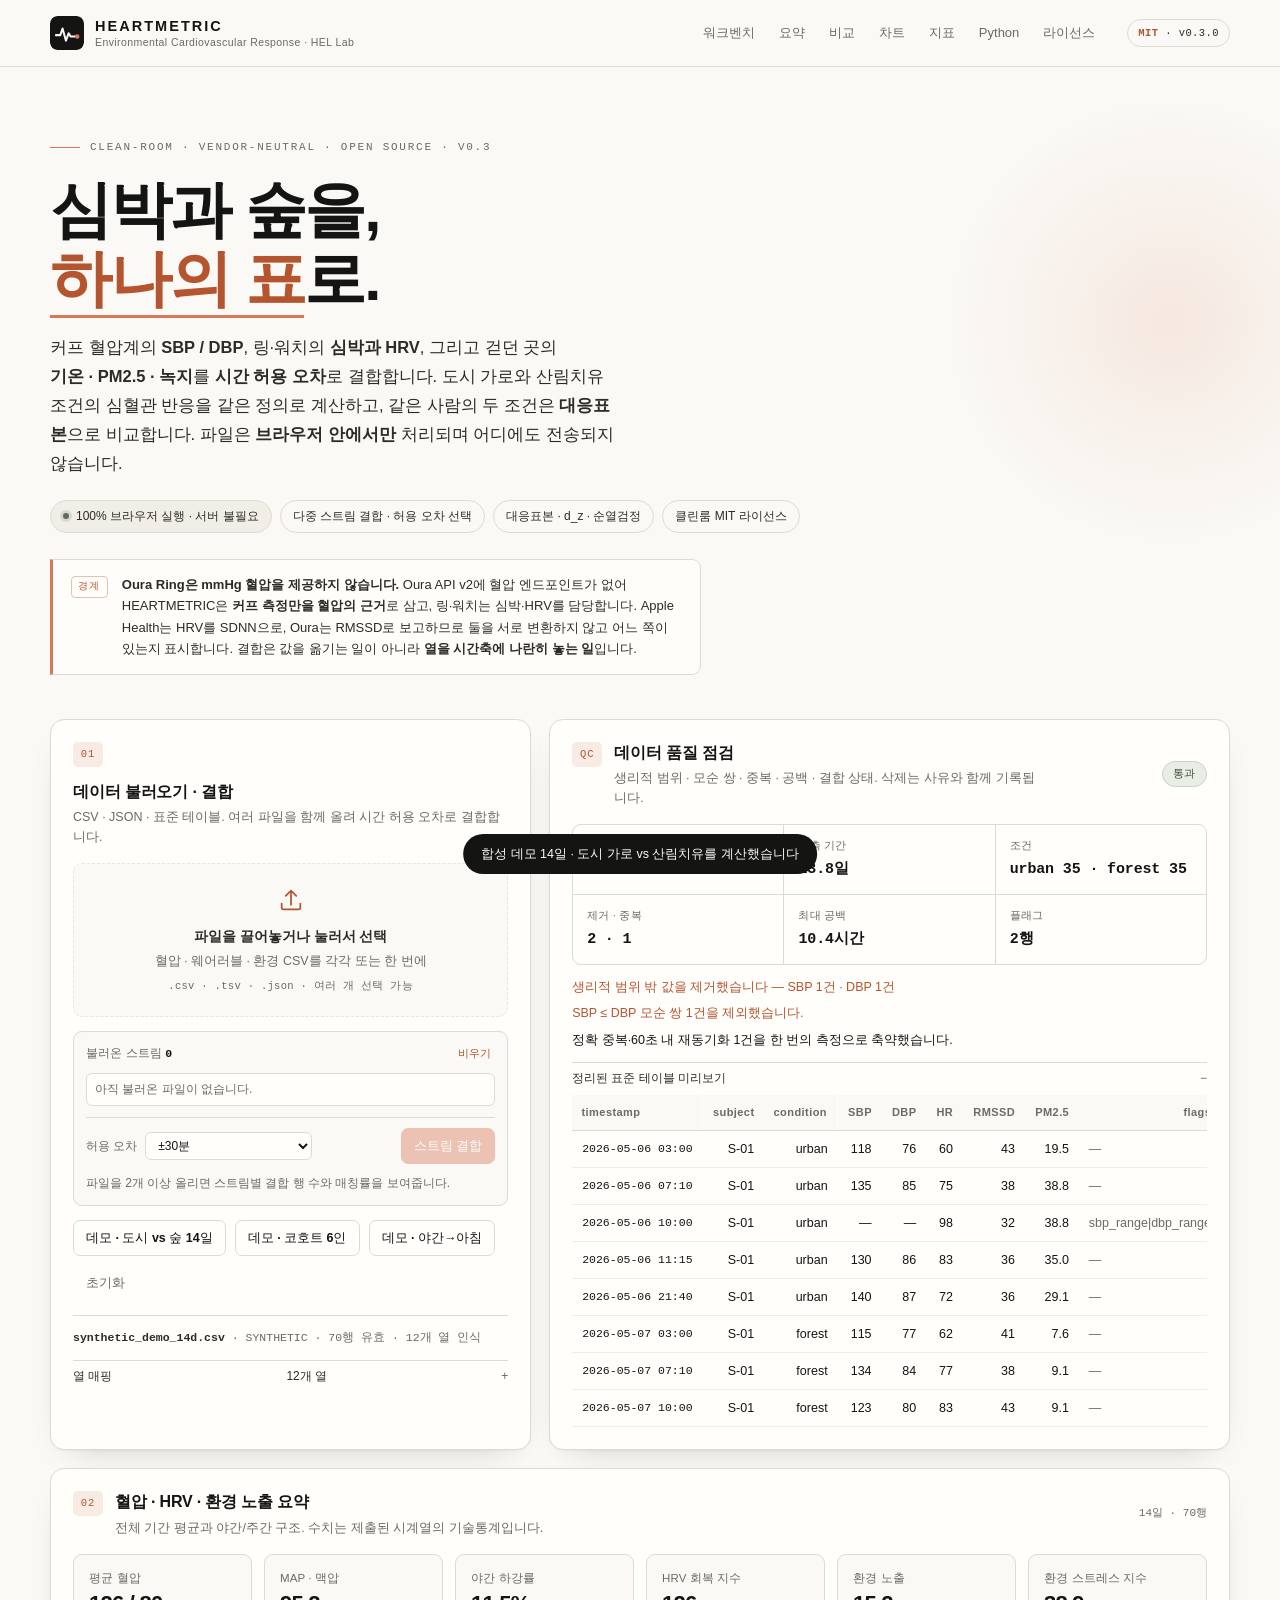
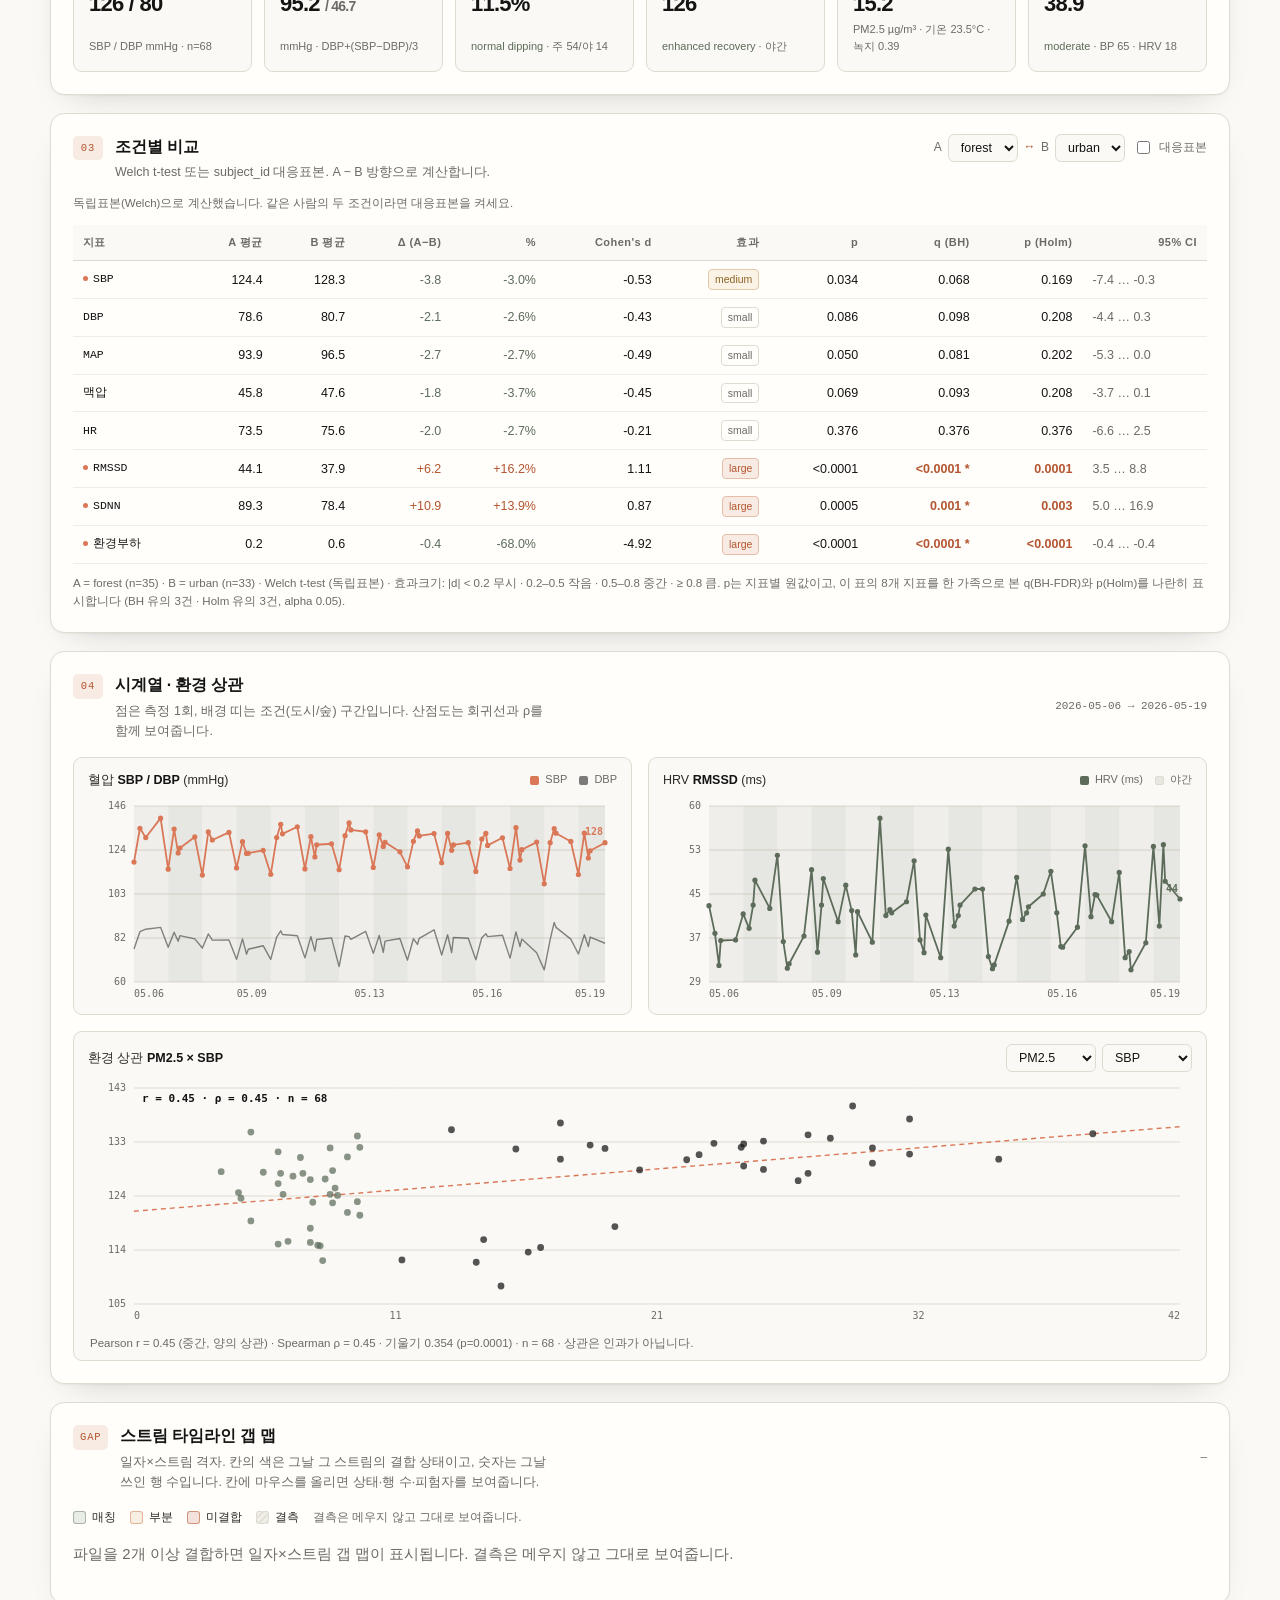
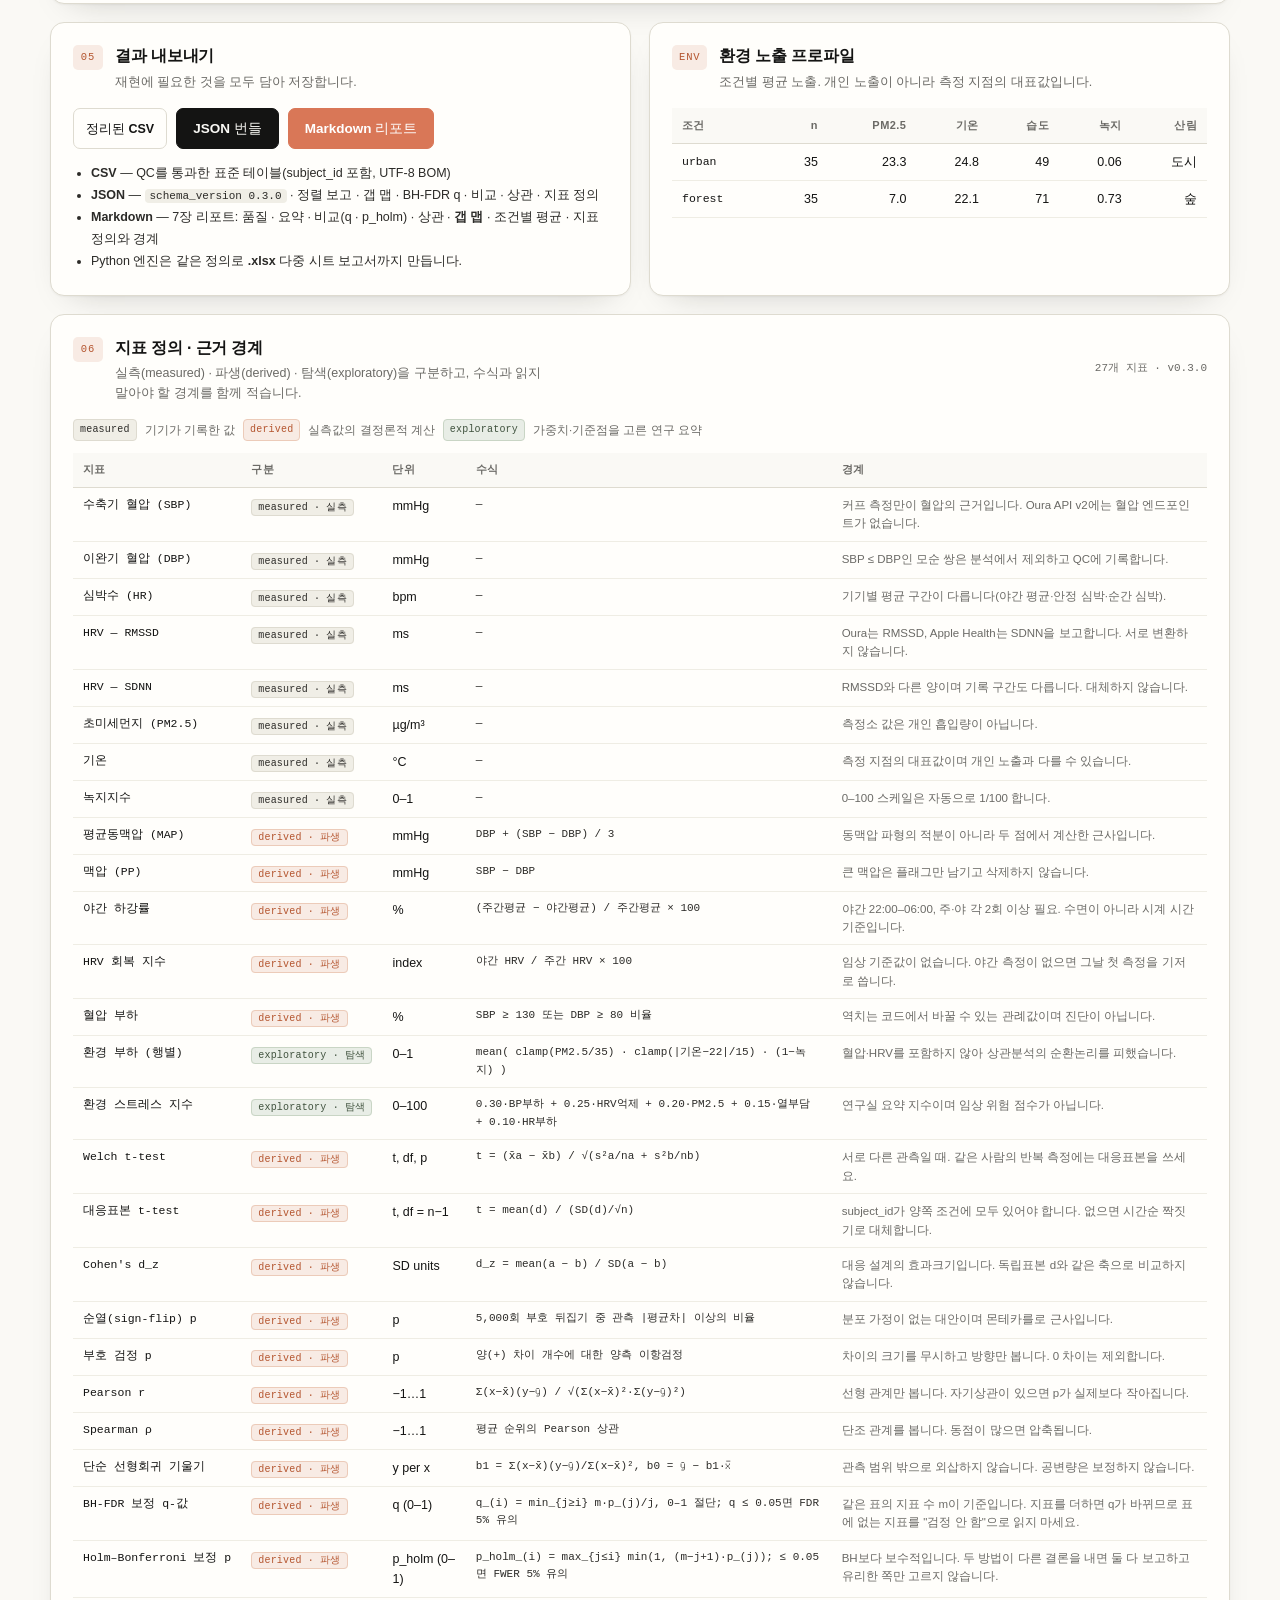
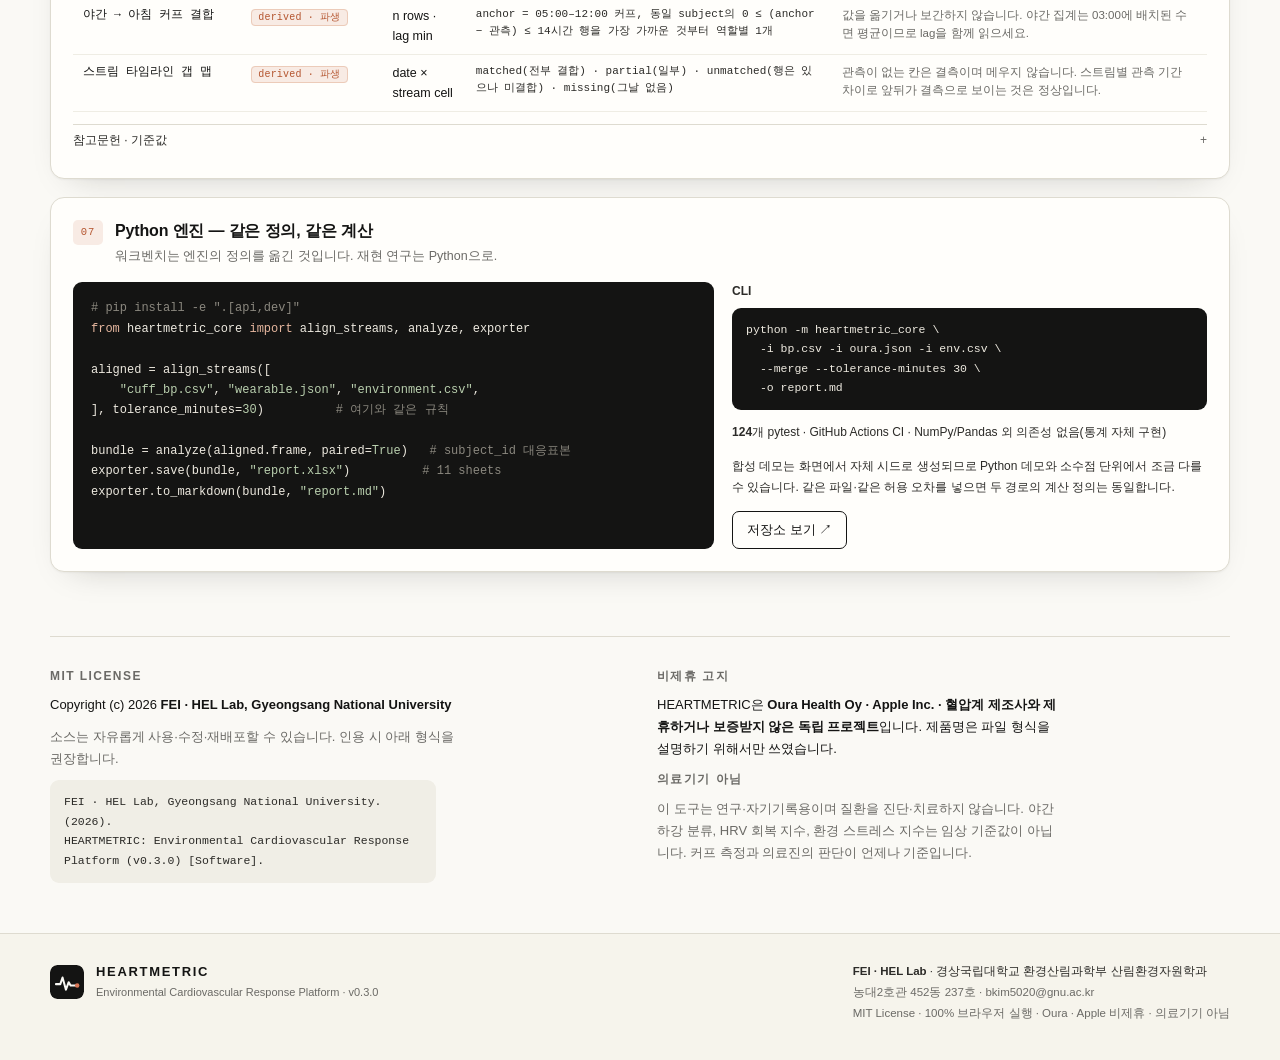
<file: heartmetric/index.html>
<!DOCTYPE html>
<html lang="ko">
<head>
<meta charset="utf-8">
<meta name="viewport" content="width=device-width, initial-scale=1">
<title>HEARTMETRIC v0.3 — Environmental Cardiovascular Response Platform · FEI · HEL Lab</title>
<meta name="description" content="HEARTMETRIC v0.3은 커프 혈압(Apple Health)·웨어러블 심박/HRV(Oura·Apple Watch)·환경 노출(기온·PM2.5·녹지)을 시간 허용 오차나 야간→아침 프리셋으로 결합하고, 피험자 대응표본 비교·BH-FDR 다중 비교 보정·환경 상관·스트림 타임라인 갭 맵을 계산하는 연구용 오픈소스 워크벤치입니다. 100% 브라우저 실행, MIT License, FEI · HEL Lab.">
<meta name="keywords" content="HEARTMETRIC, 혈압, HRV, 심박변이도, 산림치유, 도시숲, 환경노출, 시계열 결합, 대응표본, 오픈소스, 경상국립대학교, FEI HEL">
<meta name="theme-color" content="#FAF9F5">
<meta property="og:type" content="website">
<meta property="og:title" content="HEARTMETRIC v0.3 — Where a pulse meets a place">
<meta property="og:description" content="Cuff blood pressure × wearable HRV × environmental exposure, aligned by tolerance or the overnight→morning preset, with BH-FDR control and a date × stream gap map. Clean-room MIT research workbench, 100% in-browser.">
<meta property="og:url" content="https://sunbear5020.github.io/heartmetric/">
<meta property="og:site_name" content="HEARTMETRIC · FEI · HEL Lab">
<link rel="canonical" href="https://sunbear5020.github.io/heartmetric/">
<link rel="icon" href="data:image/svg+xml,%3Csvg xmlns='http://www.w3.org/2000/svg' viewBox='0 0 32 32'%3E%3Crect width='32' height='32' rx='7' fill='%23141413'/%3E%3Cpath d='M6 17h4.2l2.1-5.4 3.1 10.2 2.4-6.1 1.7 2.6H26' fill='none' stroke='%23FAF9F5' stroke-width='1.9' stroke-linecap='round' stroke-linejoin='round'/%3E%3Ccircle cx='26' cy='18.3' r='2.2' fill='%23D97757'/%3E%3C/svg%3E">
<link rel="stylesheet" href="styles.css?v=10">
<script type="application/ld+json">
{
  "@context": "https://schema.org",
  "@type": "SoftwareApplication",
  "name": "HEARTMETRIC",
  "alternateName": "Environmental Cardiovascular Response Platform",
  "softwareVersion": "0.3.0",
  "applicationCategory": "HealthApplication",
  "operatingSystem": "Web browser",
  "url": "https://sunbear5020.github.io/heartmetric/",
  "license": "https://opensource.org/licenses/MIT",
  "description": "Clean-room MIT research workbench that aligns cuff blood pressure, wearable heart rate variability and environmental exposure by time tolerance and analyses them per subject.",
  "author": {
    "@type": "Organization",
    "name": "FEI · HEL Lab, Gyeongsang National University",
    "url": "https://sunbear5020.github.io/hel-fei-site/"
  },
  "offers": { "@type": "Offer", "price": "0", "priceCurrency": "KRW" }
}
</script>
</head>
<body>

<header class="site-header">
  <div class="wrap header-inner">
    <a class="brand" href="#top" aria-label="HEARTMETRIC 홈">
      <span class="brand-mark" aria-hidden="true">
        <svg viewBox="0 0 32 32" fill="none">
          <rect width="32" height="32" rx="7" fill="#141413"/>
          <path d="M5.6 18h4.1l2.1-6.2 3.2 11.4 2.6-7 1.8 3.1h6" stroke="#FAF9F5" stroke-width="1.9" stroke-linecap="round" stroke-linejoin="round"/>
          <circle cx="25.6" cy="19.3" r="2.1" fill="#D97757"/>
        </svg>
      </span>
      <span class="brand-text">
        <span class="brand-name">HEARTMETRIC</span>
        <span class="brand-sub">Environmental Cardiovascular Response · HEL Lab</span>
      </span>
    </a>
    <nav class="nav" aria-label="주요 섹션">
      <a href="#workbench">워크벤치</a>
      <a href="#summary">요약</a>
      <a href="#compare">비교</a>
      <a href="#charts">차트</a>
      <a href="#methodology">지표</a>
      <a href="#python">Python</a>
      <a href="#license">라이선스</a>
    </nav>
    <span class="header-pill"><b>MIT</b> · v0.3.0</span>
  </div>
</header>

<main id="top">

  <!-- hero ------------------------------------------------------------- -->
  <section class="hero">
    <div class="wrap">
      <div class="eyebrow">Clean-room · vendor-neutral · open source · v0.3</div>
      <h1>심박과 숲을,<br><em>하나의 표</em>로.</h1>
      <p class="lead">
        커프 혈압계의 <b>SBP / DBP</b>, 링·워치의 <b>심박과 HRV</b>,
        그리고 걷던 곳의 <b class="nowrap">기온 · PM2.5 · 녹지</b>를
        <b>시간 허용 오차</b>로 결합합니다. 도시 가로와 산림치유 조건의 심혈관 반응을
        같은 정의로 계산하고, 같은 사람의 두 조건은 <b>대응표본</b>으로 비교합니다.
        파일은 <b>브라우저 안에서만</b> 처리되며 어디에도 전송되지 않습니다.
      </p>
      <div class="hero-badges">
        <span class="badge"><span class="dot"></span>100% 브라우저 실행 · 서버 불필요</span>
        <span class="badge plain">다중 스트림 결합 · 허용 오차 선택</span>
        <span class="badge plain">대응표본 · d_z · 순열검정</span>
        <span class="badge plain">클린룸 MIT 라이선스</span>
      </div>
      <div class="boundary">
        <span class="boundary-tag">경계</span>
        <p>
          <b>Oura Ring은 mmHg 혈압을 제공하지 않습니다.</b> Oura API v2에 혈압 엔드포인트가 없어
          HEARTMETRIC은 <b>커프 측정만을 혈압의 근거</b>로 삼고, 링·워치는 심박·HRV를 담당합니다.
          Apple Health는 HRV를 SDNN으로, Oura는 RMSSD로 보고하므로 둘을 서로 변환하지 않고
          어느 쪽이 있는지 표시합니다. 결합은 값을 옮기는 일이 아니라 <b>열을 시간축에 나란히 놓는 일</b>입니다.
        </p>
      </div>
    </div>
  </section>

  <section class="workbench wrap" id="workbench">
    <div class="grid">

      <!-- 01 data ------------------------------------------------------- -->
      <article class="card span-5">
        <div class="card-head">
          <span class="card-num">01</span>
          <div>
            <h2 class="card-title">데이터 불러오기 · 결합</h2>
            <p class="card-desc">CSV · JSON · 표준 테이블. 여러 파일을 함께 올려 시간 허용 오차로 결합합니다.</p>
          </div>
        </div>

        <div class="dropzone" id="dropzone" tabindex="0" role="button"
             aria-label="CSV 또는 JSON 파일 여러 개를 선택하거나 끌어놓기">
          <svg viewBox="0 0 24 24" fill="none" aria-hidden="true">
            <path d="M12 16V4m0 0L7.5 8.5M12 4l4.5 4.5" stroke="currentColor" stroke-width="1.5" stroke-linecap="round" stroke-linejoin="round"/>
            <path d="M4 15v3.5A1.5 1.5 0 0 0 5.5 20h13a1.5 1.5 0 0 0 1.5-1.5V15" stroke="currentColor" stroke-width="1.5" stroke-linecap="round"/>
          </svg>
          <strong>파일을 끌어놓거나 눌러서 선택</strong>
          <span>혈압 · 웨어러블 · 환경 CSV를 각각 또는 한 번에</span>
          <div class="hint">.csv · .tsv · .json · 여러 개 선택 가능</div>
        </div>
        <input type="file" id="fileInput" accept=".csv,.tsv,.txt,.json" multiple hidden>

        <div class="files-box">
          <div class="files-head">
            <span>불러온 스트림 <b id="fileCount">0</b></span>
            <button class="link-mini" id="clearFilesBtn" type="button">비우기</button>
          </div>
          <ul class="file-list" id="fileList">
            <li class="muted">아직 불러온 파일이 없습니다.</li>
          </ul>
          <div class="align-controls">
            <label class="field-label" for="toleranceSelect">허용 오차</label>
            <select id="toleranceSelect">
              <option value="0">0분 (같은 시각만)</option>
              <option value="15">±15분</option>
              <option value="30" selected>±30분</option>
              <option value="60">±60분</option>
              <option value="120">±120분</option>
              <option value="daily">일별 집계</option>
              <option value="overnight_morning">야간(Oura) → 아침 커프</option>
            </select>
            <button class="btn bronze small" id="mergeBtn" type="button">스트림 결합</button>
          </div>
          <div class="align-report" id="alignReport">
            <p class="muted">파일을 2개 이상 올리면 스트림별 결합 행 수와 매칭률을 보여줍니다.</p>
          </div>
        </div>

        <div class="btn-row">
          <button class="btn secondary small" id="demoBtn" type="button">데모 · 도시 vs 숲 14일</button>
          <button class="btn secondary small" id="cohortBtn" type="button">데모 · 코호트 6인</button>
          <button class="btn secondary small" id="nightBtn" type="button">데모 · 야간→아침</button>
          <button class="btn ghost small" id="resetBtn" type="button">초기화</button>
        </div>

        <div class="file-meta" id="fileMeta">아직 불러온 파일이 없습니다.</div>

        <details class="map-box">
          <summary>열 매핑 <span id="mapCount">—</span></summary>
          <ul id="mapList" class="map-list"><li class="muted">파일을 불러오면 매핑 결과가 표시됩니다.</li></ul>
        </details>
      </article>

      <!-- 01b quality --------------------------------------------------- -->
      <article class="card span-7">
        <div class="card-head">
          <span class="card-num">QC</span>
          <div>
            <h2 class="card-title">데이터 품질 점검</h2>
            <p class="card-desc">생리적 범위 · 모순 쌍 · 중복 · 공백 · 결합 상태. 삭제는 사유와 함께 기록됩니다.</p>
          </div>
          <span class="status-pill" id="qcStatus">대기</span>
        </div>

        <div class="qc-grid">
          <div class="qc-cell"><span class="qc-label">유효 행</span><span class="qc-value" id="qcRows">—</span></div>
          <div class="qc-cell"><span class="qc-label">관측 기간</span><span class="qc-value" id="qcDays">—</span></div>
          <div class="qc-cell"><span class="qc-label">조건</span><span class="qc-value" id="qcCond">—</span></div>
          <div class="qc-cell"><span class="qc-label">제거 · 중복</span><span class="qc-value" id="qcRemoved">—</span></div>
          <div class="qc-cell"><span class="qc-label">최대 공백</span><span class="qc-value" id="qcGap">—</span></div>
          <div class="qc-cell"><span class="qc-label">플래그</span><span class="qc-value" id="qcFlags">—</span></div>
        </div>

        <div class="qc-notes" id="qcNotes">
          <p class="muted">데모를 불러오면 세 가지 인위적 결함(영점 측정·뒤집힌 혈압 쌍·중복 동기화)이 어떻게 처리되는지 볼 수 있습니다.</p>
        </div>

        <details class="preview-box" open>
          <summary>정리된 표준 테이블 미리보기</summary>
          <div class="table-scroll">
            <table class="data-table" id="previewTable">
              <thead><tr><th>timestamp</th><th>subject</th><th>condition</th><th>SBP</th><th>DBP</th><th>HR</th><th>RMSSD</th><th>PM2.5</th><th>flags</th></tr></thead>
              <tbody><tr><td colspan="9" class="muted">—</td></tr></tbody>
            </table>
          </div>
        </details>
      </article>

      <!-- 02 summary ---------------------------------------------------- -->
      <article class="card span-12" id="summary">
        <div class="card-head">
          <span class="card-num">02</span>
          <div>
            <h2 class="card-title">혈압 · HRV · 환경 노출 요약</h2>
            <p class="card-desc">전체 기간 평균과 야간/주간 구조. 수치는 제출된 시계열의 기술통계입니다.</p>
          </div>
          <span class="card-head-note" id="summaryScope">—</span>
        </div>

        <div class="cards" id="summaryCards">
          <div class="stat-card"><span class="stat-label">평균 혈압</span><span class="stat-value">—</span><span class="stat-note">SBP / DBP</span></div>
          <div class="stat-card"><span class="stat-label">MAP · 맥압</span><span class="stat-value">—</span><span class="stat-note">mmHg</span></div>
          <div class="stat-card"><span class="stat-label">야간 하강률</span><span class="stat-value">—</span><span class="stat-note">22:00–06:00</span></div>
          <div class="stat-card"><span class="stat-label">HRV 회복 지수</span><span class="stat-value">—</span><span class="stat-note">야간/주간 HRV</span></div>
          <div class="stat-card"><span class="stat-label">환경 노출</span><span class="stat-value">—</span><span class="stat-note">PM2.5 · 기온</span></div>
          <div class="stat-card"><span class="stat-label">환경 스트레스 지수</span><span class="stat-value">—</span><span class="stat-note">0–100 연구 지표</span></div>
        </div>
      </article>

      <!-- 03 comparison ------------------------------------------------- -->
      <article class="card span-12" id="compare">
        <div class="card-head">
          <span class="card-num">03</span>
          <div>
            <h2 class="card-title">조건별 비교</h2>
            <p class="card-desc">Welch t-test 또는 subject_id 대응표본. A − B 방향으로 계산합니다.</p>
          </div>
          <div class="pair-select">
            <label>A <select id="groupA"></select></label>
            <span class="pair-arrow">↔</span>
            <label>B <select id="groupB"></select></label>
            <label class="paired-toggle"><input type="checkbox" id="pairedToggle"> 대응표본</label>
          </div>
        </div>

        <p class="pair-mode" id="pairModeNote">대응표본을 켜면 같은 피험자의 두 조건을 짝지어 비교합니다.</p>

        <div class="table-scroll">
          <table class="data-table compare-table" id="compareTable">
            <thead id="compareHead">
              <tr>
                <th>지표</th><th>A 평균</th><th>B 평균</th><th>Δ (A−B)</th><th>%</th>
                <th>Cohen's d</th><th>효과</th><th>p</th><th>q (BH)</th><th>p (Holm)</th><th>95% CI</th>
              </tr>
            </thead>
            <tbody><tr><td colspan="11" class="muted">조건이 두 개 이상 있는 데이터를 불러오면 비교표가 채워집니다.</td></tr></tbody>
          </table>
        </div>
        <p class="table-foot">효과크기 기준: |d| &lt; 0.2 무시 · 0.2–0.5 작음 · 0.5–0.8 중간 · ≥ 0.8 큼. p는 지표별 원값이며, 같은 표의 지표를 한 가족으로 본 q(BH-FDR)와 p(Holm)를 나란히 표시합니다.</p>
      </article>

      <!-- 04 charts ----------------------------------------------------- -->
      <article class="card span-12" id="charts">
        <div class="card-head">
          <span class="card-num">04</span>
          <div>
            <h2 class="card-title">시계열 · 환경 상관</h2>
            <p class="card-desc">점은 측정 1회, 배경 띠는 조건(도시/숲) 구간입니다. 산점도는 회귀선과 ρ를 함께 보여줍니다.</p>
          </div>
          <span class="card-head-note" id="chartMeta">—</span>
        </div>

        <div class="chart-grid">
          <figure class="chart-figure">
            <figcaption>
              <span class="chart-title">혈압 <b>SBP / DBP</b> (mmHg)</span>
              <span class="legend"><i class="sw sw-sbp"></i>SBP <i class="sw sw-dbp"></i>DBP</span>
            </figcaption>
            <div class="canvas-box"><canvas id="bpChart" role="img" aria-label="수축기·이완기 혈압 시계열"></canvas></div>
          </figure>

          <figure class="chart-figure">
            <figcaption>
              <span class="chart-title">HRV <b id="hrvLabel">RMSSD</b> (ms)</span>
              <span class="legend"><i class="sw sw-rmssd"></i>HRV (ms) <i class="sw sw-night"></i>야간</span>
            </figcaption>
            <div class="canvas-box"><canvas id="hrvChart" role="img" aria-label="HRV 시계열과 야간 구간"></canvas></div>
          </figure>

          <figure class="chart-figure wide">
            <figcaption>
              <span class="chart-title">환경 상관 <b id="corrTitle">PM2.5 × SBP</b></span>
              <span class="corr-tools">
                <select id="corrX" aria-label="가로축 지표"></select>
                <select id="corrY" aria-label="세로축 지표"></select>
              </span>
            </figcaption>
            <div class="canvas-box tall"><canvas id="corrChart" role="img" aria-label="환경 노출과 심혈관 지표의 산점도와 회귀선"></canvas></div>
            <p class="chart-note" id="corrNote">—</p>
          </figure>
        </div>
      </article>

      <!-- gap map ------------------------------------------------------ -->
      <article class="card span-12" id="gapmap">
        <div class="card-head">
          <span class="card-num">GAP</span>
          <div>
            <h2 class="card-title">스트림 타임라인 갭 맵</h2>
            <p class="card-desc">일자×스트림 격자. 칸의 색은 그날 그 스트림의 결합 상태이고, 숫자는 그날 쓰인 행 수입니다. 칸에 마우스를 올리면 상태·행 수·피험자를 보여줍니다.</p>
          </div>
          <span class="card-head-note" id="gapMapScope">—</span>
        </div>
        <div class="gap-legend">
          <span class="gap-key"><i class="gap-swatch gap-matched"></i>매칭</span>
          <span class="gap-key"><i class="gap-swatch gap-partial"></i>부분</span>
          <span class="gap-key"><i class="gap-swatch gap-unmatched"></i>미결합</span>
          <span class="gap-key"><i class="gap-swatch gap-missing"></i>결측</span>
          <span class="gap-key muted">결측은 메우지 않고 그대로 보여줍니다.</span>
        </div>
        <div class="gap-grid" id="gapGrid">
          <p class="muted">파일을 2개 이상 올리고 결합하면 일자×스트림 갭 맵이 표시됩니다.</p>
        </div>
        <div class="gap-summary" id="gapSummary"></div>
      </article>

      <!-- 05 export ----------------------------------------------------- -->
      <article class="card span-6">
        <div class="card-head">
          <span class="card-num">05</span>
          <div>
            <h2 class="card-title">결과 내보내기</h2>
            <p class="card-desc">재현에 필요한 것을 모두 담아 저장합니다.</p>
          </div>
        </div>
        <div class="btn-row">
          <button class="btn secondary small" id="exportCsv" type="button" disabled>정리된 CSV</button>
          <button class="btn" id="exportJson" type="button" disabled>JSON 번들</button>
          <button class="btn bronze" id="exportMd" type="button" disabled>Markdown 리포트</button>
        </div>
        <ul class="export-list">
          <li><b>CSV</b> — QC를 통과한 표준 테이블(subject_id 포함, UTF-8 BOM)</li>
          <li><b>JSON</b> — <code>schema_version 0.3.0</code> · 정렬 보고 · 갭 맵 · BH-FDR q · 비교 · 상관 · 지표 정의</li>
          <li><b>Markdown</b> — 7장 리포트: 품질 · 요약 · 비교(q · p_holm) · 상관 · <b>갭 맵</b> · 조건별 평균 · 지표 정의와 경계</li>
          <li>Python 엔진은 같은 정의로 <b>.xlsx</b> 다중 시트 보고서까지 만듭니다.</li>
        </ul>
      </article>

      <!-- 05b exposure -------------------------------------------------- -->
      <article class="card span-6">
        <div class="card-head">
          <span class="card-num">ENV</span>
          <div>
            <h2 class="card-title">환경 노출 프로파일</h2>
            <p class="card-desc">조건별 평균 노출. 개인 노출이 아니라 측정 지점의 대표값입니다.</p>
          </div>
        </div>
        <div class="table-scroll">
          <table class="data-table" id="exposureTable">
            <thead><tr><th>조건</th><th>n</th><th>PM2.5</th><th>기온</th><th>습도</th><th>녹지</th><th>산림</th></tr></thead>
            <tbody><tr><td colspan="7" class="muted">—</td></tr></tbody>
          </table>
        </div>
      </article>

      <!-- 06 methodology ------------------------------------------------ -->
      <article class="card span-12" id="methodology">
        <div class="card-head">
          <span class="card-num">06</span>
          <div>
            <h2 class="card-title">지표 정의 · 근거 경계</h2>
            <p class="card-desc">실측(measured) · 파생(derived) · 탐색(exploratory)을 구분하고, 수식과 읽지 말아야 할 경계를 함께 적습니다.</p>
          </div>
          <span class="card-head-note" id="methodologyScope">—</span>
        </div>
        <div class="method-legend">
          <span class="kind-badge kind-measured">measured</span> 기기가 기록한 값
          <span class="kind-badge kind-derived">derived</span> 실측값의 결정론적 계산
          <span class="kind-badge kind-exploratory">exploratory</span> 가중치·기준점을 고른 연구 요약
        </div>
        <div class="table-scroll">
          <table class="data-table method-table" id="methodologyTable">
            <thead><tr><th>지표</th><th>구분</th><th>단위</th><th>수식</th><th>경계</th></tr></thead>
            <tbody><tr><td colspan="5" class="muted">데이터를 불러오면 이번 분석에 포함된 지표의 정의가 표시됩니다.</td></tr></tbody>
          </table>
        </div>
        <details class="method-refs">
          <summary>참고문헌 · 기준값</summary>
          <ul id="methodRefs" class="ref-list"><li class="muted">—</li></ul>
        </details>
      </article>

      <!-- 07 python ----------------------------------------------------- -->
      <article class="card span-12" id="python">
        <div class="card-head">
          <span class="card-num">07</span>
          <div>
            <h2 class="card-title">Python 엔진 — 같은 정의, 같은 계산</h2>
            <p class="card-desc">워크벤치는 엔진의 정의를 옮긴 것입니다. 재현 연구는 Python으로.</p>
          </div>
        </div>
        <div class="code-split">
          <pre class="code-block"><code><span class="c"># pip install -e ".[api,dev]"</span>
<span class="k">from</span> heartmetric_core <span class="k">import</span> align_streams, analyze, exporter

aligned = align_streams([
    <span class="s">"cuff_bp.csv"</span>, <span class="s">"wearable.json"</span>, <span class="s">"environment.csv"</span>,
], tolerance_minutes=<span class="s">30</span>)          <span class="c"># 여기와 같은 규칙</span>

bundle = analyze(aligned.frame, paired=<span class="s">True</span>)   <span class="c"># subject_id 대응표본</span>
exporter.save(bundle, <span class="s">"report.xlsx"</span>)          <span class="c"># 11 sheets</span>
exporter.to_markdown(bundle, <span class="s">"report.md"</span>)</code></pre>
          <div class="code-side">
            <p><b>CLI</b></p>
            <pre class="code-block small"><code>python -m heartmetric_core \
  -i bp.csv -i oura.json -i env.csv \
  --merge --tolerance-minutes 30 \
  -o report.md</code></pre>
            <p class="muted"><b id="testCount">124</b>개 pytest · GitHub Actions CI · NumPy/Pandas 외 의존성 없음(통계 자체 구현)</p>
            <p class="muted">합성 데모는 화면에서 자체 시드로 생성되므로 Python 데모와 소수점 단위에서 조금 다를 수 있습니다. 같은 파일·같은 허용 오차를 넣으면 두 경로의 계산 정의는 동일합니다.</p>
            <a class="link-btn" href="https://github.com/sunbear5020/heartmetric" target="_blank" rel="noopener">저장소 보기 ↗</a>
          </div>
        </div>
      </article>

    </div>
  </section>

  <!-- license ----------------------------------------------------------- -->
  <section class="license wrap" id="license">
    <div class="license-grid">
      <div>
        <h2>MIT License</h2>
        <p>Copyright (c) 2026 <b>FEI · HEL Lab, Gyeongsang National University</b></p>
        <p class="muted">
          소스는 자유롭게 사용·수정·재배포할 수 있습니다. 인용 시 아래 형식을 권장합니다.
        </p>
        <p class="cite">
          FEI · HEL Lab, Gyeongsang National University. (2026).<br>
          HEARTMETRIC: Environmental Cardiovascular Response Platform (v0.3.0) [Software].
        </p>
      </div>
      <div>
        <h2>비제휴 고지</h2>
        <p>
          HEARTMETRIC은 <b>Oura Health Oy · Apple Inc. · 혈압계 제조사와 제휴하거나
          보증받지 않은 독립 프로젝트</b>입니다. 제품명은 파일 형식을 설명하기 위해서만 쓰였습니다.
        </p>
        <h2>의료기기 아님</h2>
        <p class="muted">
          이 도구는 연구·자기기록용이며 질환을 진단·치료하지 않습니다. 야간 하강 분류,
          HRV 회복 지수, 환경 스트레스 지수는 임상 기준값이 아닙니다. 커프 측정과 의료진의
          판단이 언제나 기준입니다.
        </p>
      </div>
    </div>
  </section>
</main>

<footer class="site-footer">
  <div class="wrap footer-inner">
    <div class="footer-brand">
      <span class="footer-mark" aria-hidden="true">
        <svg viewBox="0 0 32 32" fill="none">
          <rect width="32" height="32" rx="7" fill="#141413"/>
          <path d="M5.6 18h4.1l2.1-6.2 3.2 11.4 2.6-7 1.8 3.1h6" stroke="#FAF9F5" stroke-width="1.9" stroke-linecap="round" stroke-linejoin="round"/>
          <circle cx="25.6" cy="19.3" r="2.1" fill="#D97757"/>
        </svg>
      </span>
      <div>
        <p class="footer-name">HEARTMETRIC</p>
        <p class="muted">Environmental Cardiovascular Response Platform · v0.3.0</p>
      </div>
    </div>
    <div class="footer-meta">
      <p><b>FEI · HEL Lab</b> · 경상국립대학교 환경산림과학부 산림환경자원학과</p>
      <p class="muted">농대2호관 452동 237호 · bkim5020@gnu.ac.kr</p>
      <p class="muted">MIT License · 100% 브라우저 실행 · Oura · Apple 비제휴 · 의료기기 아님</p>
    </div>
  </div>
</footer>

<div class="toast" id="toast" role="status" aria-live="polite"></div>

<script src="app.js?v=10"></script>
</body>
</html>
</file>
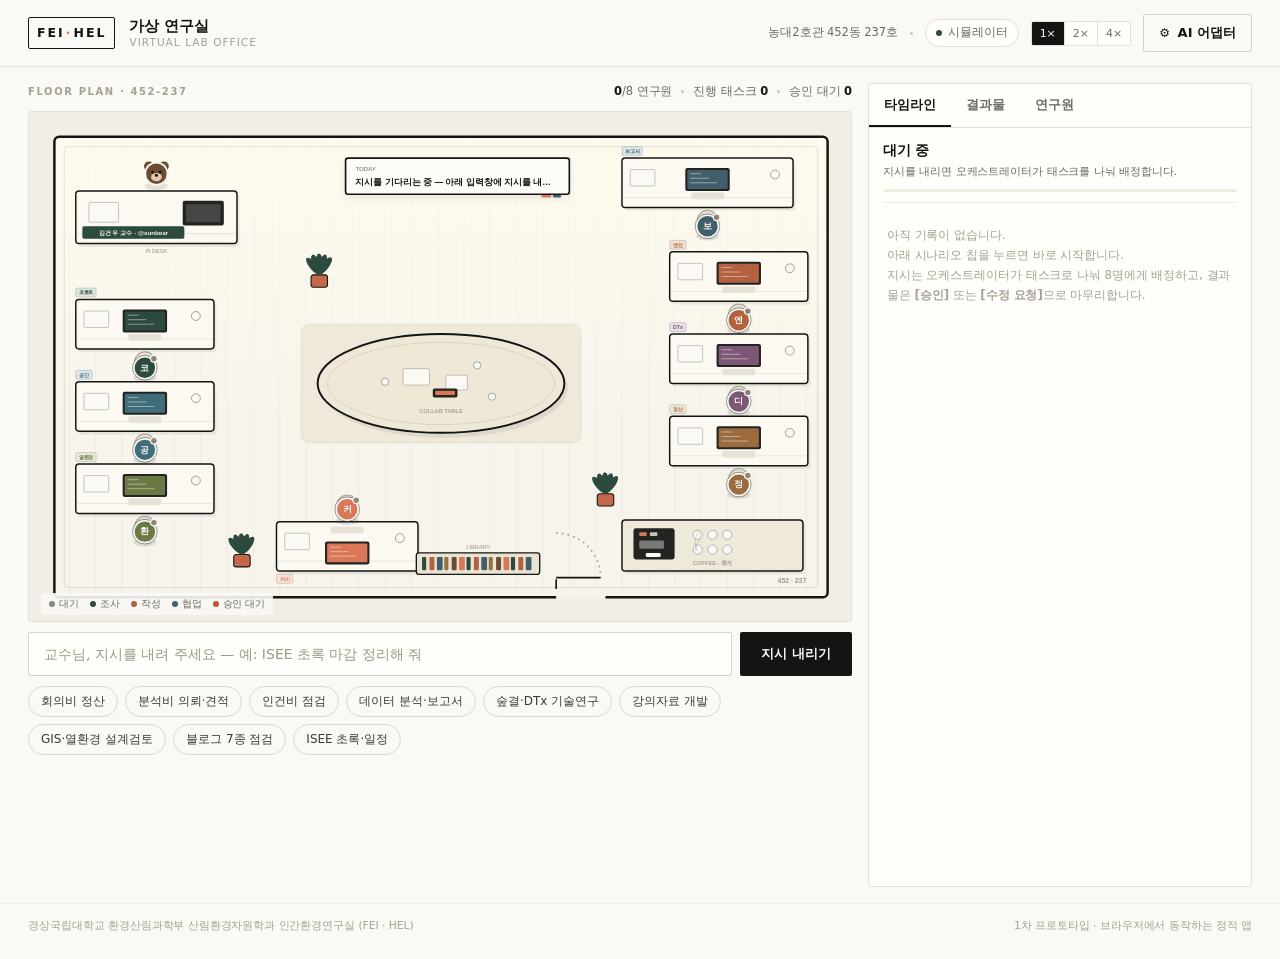
<file: office/index.html>
<!DOCTYPE html>
<html lang="ko">
<head>
<meta charset="utf-8" />
<meta name="viewport" content="width=device-width, initial-scale=1, viewport-fit=cover" />
<title>FEI · HEL 가상 연구실 — Virtual Lab Office</title>
<meta name="description" content="경상국립대학교 FEI · HEL 인간환경연구실의 가상 연구실. 452동 237호 평면도 위에서 8명의 AI 직원(데이터분석 5명·정산·보고서·커비)이 지시를 나눠 받고, 조사·협업·작성·보고를 거쳐 교수님 승인을 기다립니다." />
<meta name="theme-color" content="#FAF9F5" />
<meta property="og:title" content="FEI · HEL 가상 연구실 — Virtual Lab Office" />
<meta property="og:description" content="452동 237호 2D 가상 연구실 · AI 직원 8명 · 지시 → 분배 → 협업 → 승인" />
<meta property="og:type" content="website" />
<meta property="og:url" content="https://sunbear5020.github.io/office/" />
<link rel="stylesheet" href="assets/office.css?v=1117s" />
</head>
<body>

<header class="topbar">
  <div class="brand">
    <span class="brand-mark" aria-hidden="true">FEI<b>·</b>HEL</span>
    <span class="brand-text">
      <strong>가상 연구실</strong>
      <span>Virtual Lab Office</span>
    </span>
  </div>

  <div class="topbar-meta">
    <span class="room">농대2호관 452동 237호</span>
    <span class="dot-sep" aria-hidden="true"></span>
    <span class="mode-pill" id="modePill"><i></i><span id="modeLabel">시뮬레이터</span></span>
    <div class="speed" id="speedGroup" role="group" aria-label="진행 속도">
      <button type="button" data-speed="1" class="is-on">1×</button>
      <button type="button" data-speed="2">2×</button>
      <button type="button" data-speed="4">4×</button>
    </div>
    <button type="button" class="btn btn-ghost" id="adapterBtn">
      <span class="gear" aria-hidden="true">⚙</span> AI 어댑터
    </button>
  </div>
</header>

<main class="layout">

  <section class="stage" aria-label="가상 연구실 평면도">
    <div class="stage-head">
      <span class="eyebrow">FLOOR PLAN · 452-237</span>
      <div class="live-stats">
        <span><b id="statAgents">0</b>/<span id="statTotal">8</span> 연구원</span>        <span class="dot-sep" aria-hidden="true"></span>
        <span>진행 태스크 <b id="statTasks">0</b></span>
        <span class="dot-sep" aria-hidden="true"></span>
        <span>승인 대기 <b id="statPending">0</b></span>
      </div>
    </div>

    <div class="canvas-wrap" id="canvasWrap">
      <canvas id="officeCanvas" aria-label="452동 237호 가상 연구실 — 연구원을 클릭하면 상세 정보가 열립니다"></canvas>
      <div class="canvas-legend" id="canvasLegend" aria-hidden="true"></div>
    </div>

    <form class="command" id="commandForm" autocomplete="off">
      <label class="sr-only" for="commandInput">연구실에 지시할 작업</label>
      <input id="commandInput" type="text" placeholder="교수님, 지시를 내려 주세요 — 예: ISEE 초록 마감 정리해 줘" />
      <button type="submit" class="btn btn-solid" id="runBtn">지시 내리기</button>
    </form>

    <div class="chips" id="chips" aria-label="대표 시나리오"></div>
  </section>

  <aside class="panel" aria-label="작업 현황">
    <div class="tabs" role="tablist">
      <button type="button" class="tab is-on" role="tab" data-pane="timeline" aria-selected="true">타임라인</button>
      <button type="button" class="tab" role="tab" data-pane="results" aria-selected="false">결과물 <span class="tab-badge" id="resultBadge" hidden>0</span></button>
      <button type="button" class="tab" role="tab" data-pane="crew" aria-selected="false">연구원</button>
    </div>

    <div class="panel-body">
      <div class="pane is-on" data-pane="timeline" id="paneTimeline">
        <div class="run-head" id="runHead">
          <p class="run-title" id="runTitle">대기 중</p>
          <p class="run-sub" id="runSub">지시를 내리면 오케스트레이터가 태스크를 나눠 배정합니다.</p>
          <div class="progress" aria-hidden="true"><i id="runBar" style="width:0%"></i></div>
        </div>
        <p class="log-empty" id="logEmpty">아직 기록이 없습니다.<br />아래 시나리오 칩을 누르면 바로 시작합니다.<br />지시는 오케스트레이터가 태스크로 나눠 8명에게 배정하고, 결과물은 <b>[승인]</b> 또는 <b>[수정 요청]</b>으로 마무리합니다.</p>
        <ol class="log" id="log" aria-live="polite"></ol>
      </div>

      <div class="pane" data-pane="results" id="paneResults">
        <p class="pane-note" id="resultsNote">결과물 카드는 각 태스크가 교수님 데스크에 도착할 때 만들어집니다. <b>[승인]</b> 또는 <b>[수정 요청]</b>을 눌러 주세요. <br /><span class="note-dim">시뮬레이터 모드의 금액·일정·규정은 예시(○○)이며, 연결한 모델/서버 모드에서는 실제 생성 결과입니다.</span></p>
        <div class="cards" id="cards"></div>
        <p class="empty" id="cardsEmpty">아직 결과물이 없습니다.</p>
      </div>

      <div class="pane" data-pane="crew" id="paneCrew">
        <p class="pane-note">8명의 AI 직원이 각자 워크스테이션을 쓰고, 회의는 중앙 협업 테이블에서 합니다. 행을 누르면 상세 정보가 열립니다.</p>
        <ul class="crew" id="crewList"></ul>
      </div>
    </div>
  </aside>
</main>

<footer class="foot">
  <span>경상국립대학교 환경산림과학부 산림환경자원학과 인간환경연구실 (FEI · HEL)</span>
  <span class="foot-right">1차 프로토타입 · 브라우저에서 동작하는 정적 앱</span>
</footer>

<!-- ── AI 어댑터 설정 ───────────────────────────────────────── -->
<dialog id="adapterModal" class="modal">
  <form method="dialog" class="modal-inner" id="adapterForm">
    <div class="modal-head">
      <div>
        <p class="eyebrow">AI ADAPTER</p>
        <h2>AI 어댑터 설정</h2>
      </div>
      <button type="button" class="icon-btn" id="adapterClose" aria-label="닫기">✕</button>
    </div>

    <p class="modal-lead">기본값은 <b>내장 연구실 시뮬레이터</b>입니다. API 키나 로컬 서버 주소를 넣으면 실제 LLM · SSE 스트림으로 전환됩니다. 키는 이 브라우저(localStorage)에만 저장되고 어디로도 전송되지 않습니다.</p>

    <div class="mode-grid" id="modeGrid">
      <label class="mode"><input type="radio" name="mode" value="simulator" /><span><b>시뮬레이터</b><i>키 없이 즉시 체험 · 결정론적 예시 초안</i></span></label>
      <label class="mode"><input type="radio" name="mode" value="openai" /><span><b>OpenAI</b><i>Responses 대신 Chat Completions 스트림</i></span></label>
      <label class="mode"><input type="radio" name="mode" value="anthropic" /><span><b>Anthropic</b><i>Messages API · 브라우저 직접 호출</i></span></label>
      <label class="mode"><input type="radio" name="mode" value="gemini" /><span><b>Google Gemini</b><i>streamGenerateContent (SSE)</i></span></label>
      <label class="mode"><input type="radio" name="mode" value="local" /><span><b>로컬 FastAPI</b><i>사무실 데스크탑 · Tailscale 주소</i></span></label>
    </div>

    <div class="field-group" data-for="openai">
      <label>API 키<input type="password" id="openaiKey" placeholder="sk-…" /></label>
      <label>모델<input type="text" id="openaiModel" placeholder="gpt-4o-mini" /></label>
    </div>
    <div class="field-group" data-for="anthropic">
      <label>API 키<input type="password" id="anthropicKey" placeholder="sk-ant-…" /></label>
      <label>모델<input type="text" id="anthropicModel" placeholder="claude-sonnet-4-5" /></label>
    </div>
    <div class="field-group" data-for="gemini">
      <label>API 키<input type="password" id="geminiKey" placeholder="AIza…" /></label>
      <label>모델<input type="text" id="geminiModel" placeholder="gemini-2.0-flash" /></label>
    </div>
    <div class="field-group" data-for="local">
      <label>서버 주소<input type="url" id="localUrl" placeholder="http://100.64.0.12:8000" /></label>
      <label>접근 토큰 (선택)<input type="text" id="localToken" placeholder="서버에서 설정한 경우" /></label>
    </div>

    <p class="modal-note" id="adapterError" role="alert" hidden></p>

    <div class="modal-foot">
      <button type="button" class="btn btn-ghost" id="adapterTest">연결 테스트</button>
      <span class="grow"></span>
      <button type="button" class="btn btn-ghost" id="adapterReset">기본값</button>
      <button type="button" class="btn btn-solid" id="adapterSave">저장</button>
    </div>
    <p class="modal-fine">로컬 백엔드는 <code>office/backend/</code>에 있는 FastAPI 서버를 <code>uvicorn server:app</code>로 띄워 연결합니다. README 참고.</p>
  </form>
</dialog>

<!-- ── 연구원 상세 ─────────────────────────────────────────── -->
<dialog id="agentModal" class="modal modal-sm">
  <div class="modal-inner">
    <div class="modal-head">
      <div>
        <p class="eyebrow" id="agentEyebrow">RESEARCHER</p>
        <h2 id="agentName">연구원</h2>
      </div>
      <button type="button" class="icon-btn" id="agentClose" aria-label="닫기">✕</button>
    </div>
    <p class="agent-role" id="agentRole"></p>
    <div class="agent-status-row">
      <span class="status-tag" id="agentStatusTag">대기</span>
      <span class="agent-progress" id="agentProgress"></span>
    </div>
    <div class="agent-block">
      <p class="eyebrow">담당 영역</p>
      <ul class="agent-areas" id="agentAreas"></ul>
    </div>
    <div class="agent-block">
      <p class="eyebrow">현재 작업</p>
      <p class="agent-task" id="agentTask">배정된 작업 없음</p>
    </div>
    <div class="agent-block">
      <p class="eyebrow">최근 기록</p>
      <ul class="agent-log" id="agentLog"></ul>
    </div>
    <div class="modal-foot">
      <span class="grow"></span>
      <button type="button" class="btn btn-ghost" id="agentAssign">이 연구원에게 지시</button>
    </div>
  </div>
</dialog>

<div class="toast" id="toast" role="status" aria-live="polite"></div>

<script src="assets/data.js?v=1117s"></script>
<script src="assets/scene.js?v=1117s"></script>
<script src="assets/adapter.js?v=1117s"></script>
<script src="assets/app.js?v=1117s"></script>
</body>
</html>
</file>
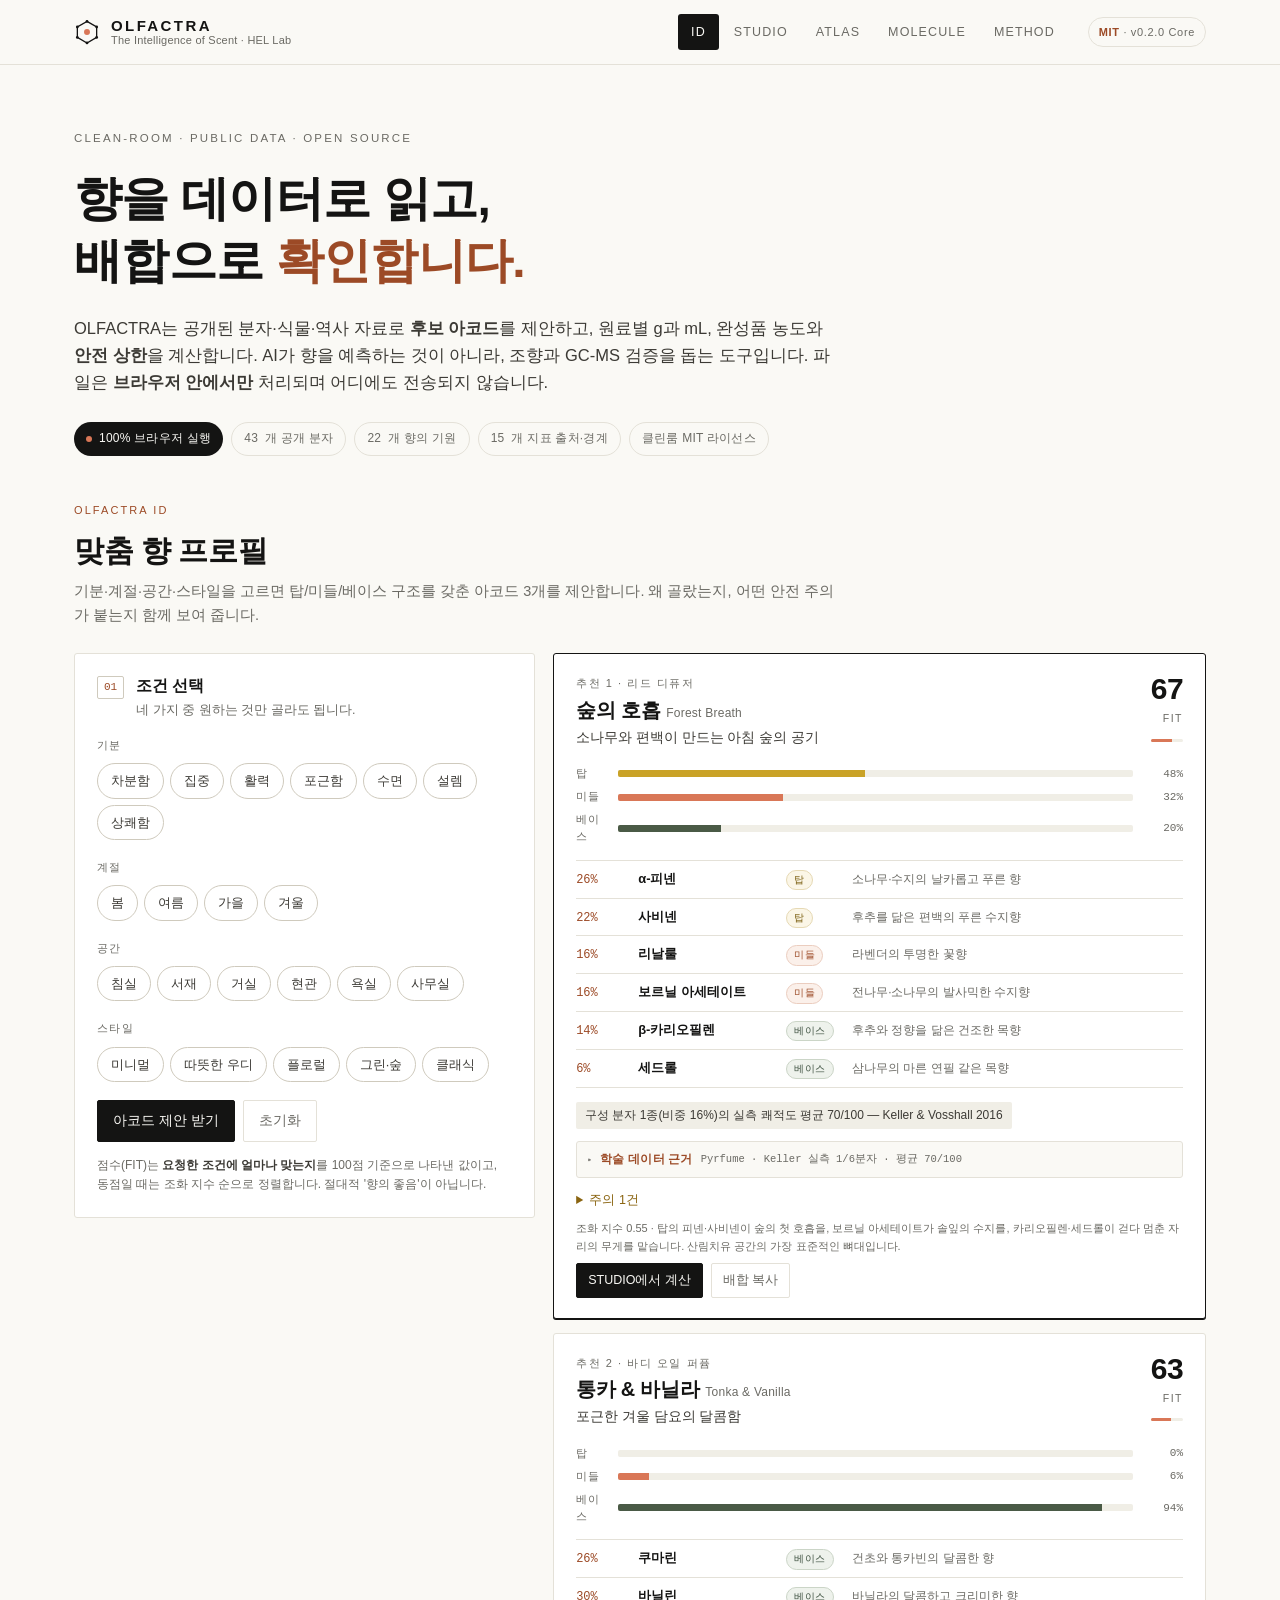
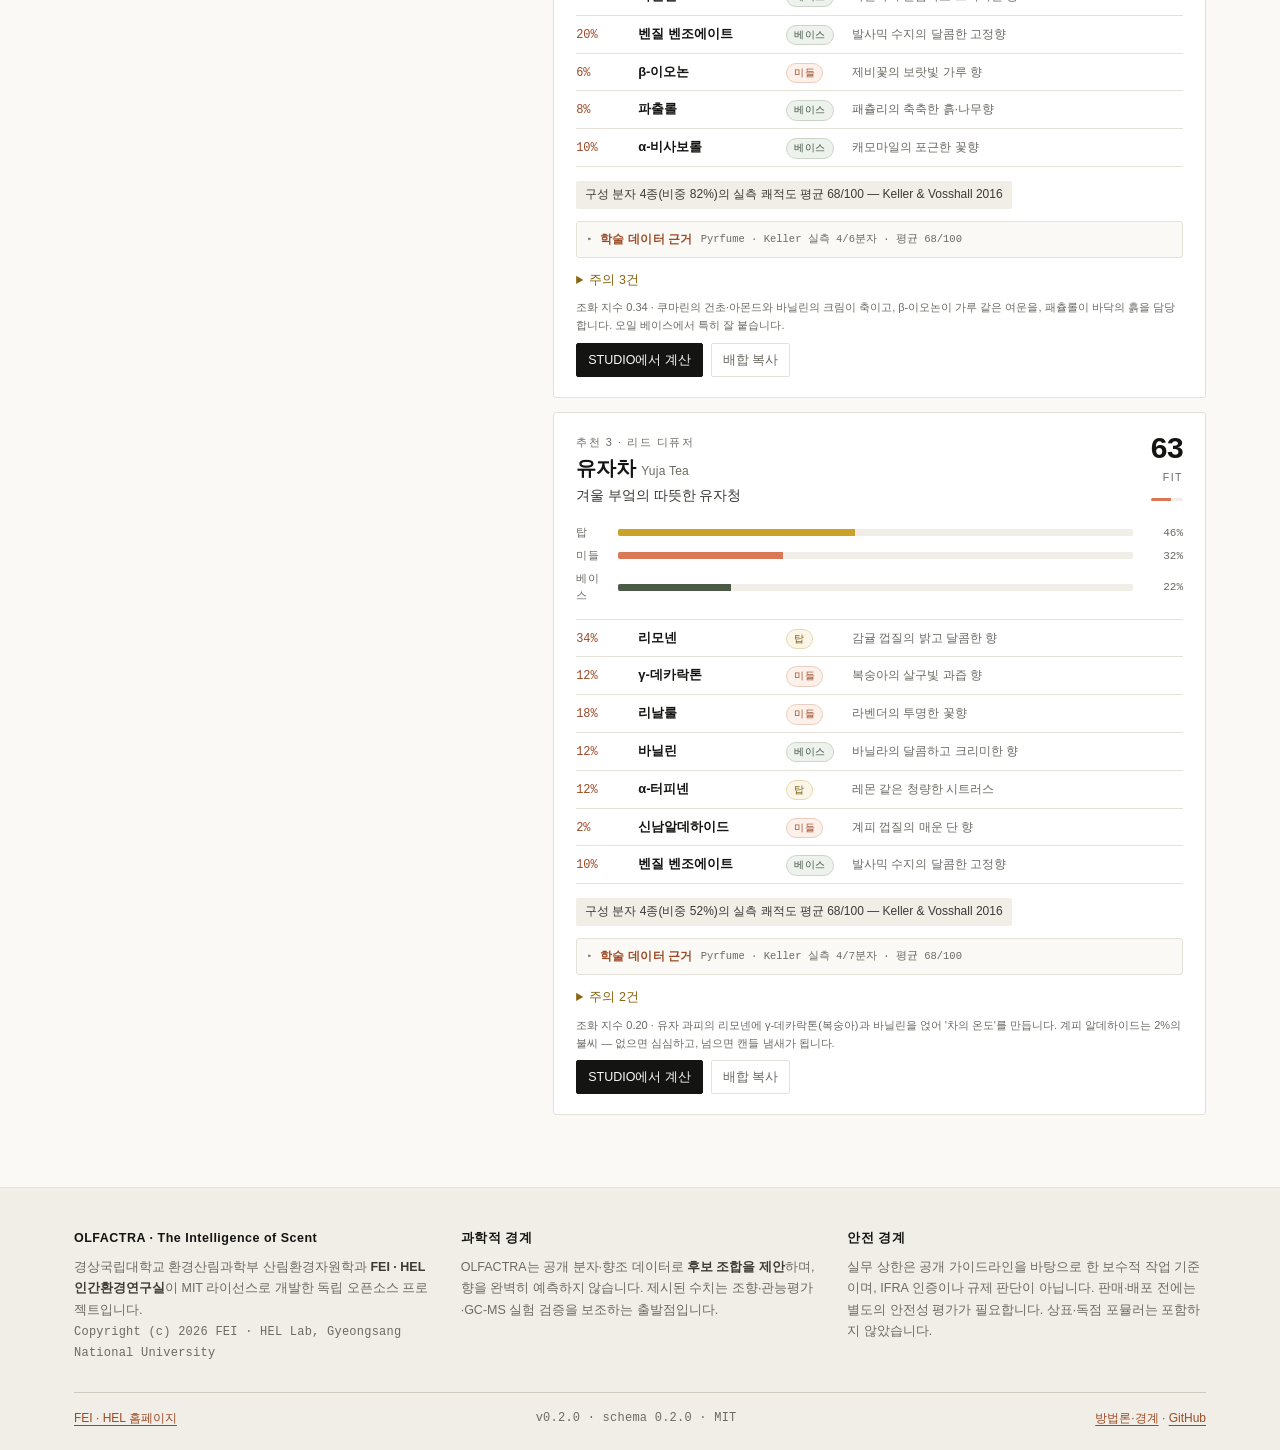
<file: olfactra/index.html>
<!DOCTYPE html>
<html lang="ko">
<head>
<meta charset="utf-8">
<meta name="viewport" content="width=device-width, initial-scale=1">
<title>OLFACTRA — The Intelligence of Scent · FEI · HEL Lab</title>
<meta name="description" content="OLFACTRA v0.2.0은 공개 분자·향조 데이터로 향 프로필을 추천하고(OLFACTRA ID), DIY 배합비와 안전 상한을 계산하며(STUDIO), 배합을 비교하고 물성·안전 여유분을 분석하며(COMPARE), 고대부터 이어진 향의 기원(ATLAS)과 향료 분자(MOLECULE)를 탐색하는 오픈소스 워크벤치입니다. 모든 지표는 측정·유도·휴리스틱 근거 등급과 출처, 경계를 함께 표시합니다. MIT License · FEI · HEL Lab, Gyeongsang National University.">
<meta name="theme-color" content="#FAF9F5">
<meta property="og:type" content="website">
<meta property="og:title" content="OLFACTRA — The Intelligence of Scent">
<meta property="og:description" content="공개 데이터 기반 향 추천 · 배합 계산 · 향의 역사 · 분자 탐색. 100% 브라우저 실행, MIT 오픈소스.">
<meta property="og:url" content="https://sunbear5020.github.io/olfactra/">
<meta property="og:locale" content="ko_KR">
<link rel="stylesheet" href="styles.css?v=12">
<link rel="icon" href="data:image/svg+xml,%3Csvg xmlns='http://www.w3.org/2000/svg' viewBox='0 0 32 32'%3E%3Crect width='32' height='32' rx='7' fill='%23141413'/%3E%3Cpath d='M16 5.5 25.5 11v10L16 26.5 6.5 21V11Z' fill='none' stroke='%23FAF9F5' stroke-width='1.4'/%3E%3Ccircle cx='16' cy='16' r='3.1' fill='%23D97757'/%3E%3C/svg%3E">
</head>
<body>

<header class="site-header">
  <div class="wrap header-inner">
    <a class="brand" href="#top" aria-label="OLFACTRA 홈">
      <span class="brand-mark" aria-hidden="true">
        <svg viewBox="0 0 28 28" fill="none">
          <path d="M14 2.6 24.4 8.6v11.2L14 25.8 3.6 19.8V8.6Z" stroke="#141413" stroke-width="1.4"/>
          <circle cx="14" cy="14" r="3.2" fill="#D97757"/>
          <circle cx="14" cy="2.6" r="1.5" fill="#141413"/>
          <circle cx="24.4" cy="8.6" r="1.5" fill="#141413"/>
          <circle cx="24.4" cy="19.8" r="1.5" fill="#141413"/>
          <circle cx="14" cy="25.8" r="1.5" fill="#141413"/>
          <circle cx="3.6" cy="19.8" r="1.5" fill="#141413"/>
          <circle cx="3.6" cy="8.6" r="1.5" fill="#141413"/>
        </svg>
      </span>
      <span class="brand-text">
        <span class="brand-name">OLFACTRA</span>
        <span class="brand-sub">The Intelligence of Scent · HEL Lab</span>
      </span>
    </a>
    <nav class="nav" id="nav" aria-label="주요 모듈">
      <button type="button" class="nav-btn is-active" data-tab="id">ID</button>
      <button type="button" class="nav-btn" data-tab="studio">STUDIO</button>
      <button type="button" class="nav-btn" data-tab="atlas">ATLAS</button>
      <button type="button" class="nav-btn" data-tab="molecule">MOLECULE</button>
      <button type="button" class="nav-btn" data-tab="method">METHOD</button>
    </nav>
    <span class="header-pill"><b>MIT</b> · v<span data-version>0.2.0</span> Core</span>
  </div>
</header>

<main id="top">

  <section class="hero">
    <div class="wrap">
      <p class="eyebrow">Clean-room · public data · open source</p>
      <h1>향을 데이터로 읽고,<br>배합으로 <em>확인합니다.</em></h1>
      <p class="lead">
        OLFACTRA는 공개된 분자·식물·역사 자료로 <b>후보 아코드</b>를 제안하고,
        원료별 g과 mL, 완성품 농도와 <b>안전 상한</b>을 계산합니다.
        AI가 향을 예측하는 것이 아니라, 조향과 GC-MS 검증을 돕는 도구입니다.
        파일은 <b>브라우저 안에서만</b> 처리되며 어디에도 전송되지 않습니다.
      </p>
      <div class="hero-badges">
        <span class="badge"><span class="dot"></span>100% 브라우저 실행</span>
        <span class="badge plain"><span data-count="molecules">43</span>개 공개 분자</span>
        <span class="badge plain"><span data-count="atlas">22</span>개 향의 기원</span>
        <span class="badge plain"><span data-count="indicators">15</span>개 지표 출처·경계</span>
        <span class="badge plain">클린룸 MIT 라이선스</span>
      </div>
    </div>
  </section>

  <!-- ================= ID ================= -->
  <section class="panel" id="panel-id" aria-labelledby="h-id">
    <div class="wrap">
      <div class="panel-head">
        <span class="module-tag">OLFACTRA ID</span>
        <h2 id="h-id">맞춤 향 프로필</h2>
        <p>기분·계절·공간·스타일을 고르면 탑/미들/베이스 구조를 갖춘 아코드 3개를 제안합니다.
          왜 골랐는지, 어떤 안전 주의가 붙는지 함께 보여 줍니다.</p>
      </div>
      <div class="grid">
        <article class="card span-5">
          <div class="card-head">
            <span class="card-num">01</span>
            <div>
              <h3 class="card-title">조건 선택</h3>
              <p class="card-desc">네 가지 중 원하는 것만 골라도 됩니다.</p>
            </div>
          </div>
          <div class="field-group" id="id-controls"></div>
          <div class="row">
            <button type="button" class="btn primary" id="id-run">아코드 제안 받기</button>
            <button type="button" class="btn ghost" id="id-reset">초기화</button>
          </div>
          <p class="hint">점수(FIT)는 <b>요청한 조건에 얼마나 맞는지</b>를 100점 기준으로 나타낸 값이고,
            동점일 때는 조화 지수 순으로 정렬합니다. 절대적 '향의 좋음'이 아닙니다.</p>
        </article>
        <div class="span-7">
          <div id="id-results" class="stack" aria-live="polite"></div>
        </div>
      </div>
    </div>
  </section>

  <!-- ================= STUDIO ================= -->
  <section class="panel" id="panel-studio" hidden aria-labelledby="h-studio">
    <div class="wrap">
      <div class="panel-head">
        <span class="module-tag">OLFACTRA STUDIO</span>
        <h2 id="h-studio">DIY 배합 계산기</h2>
        <p>제품 유형·총 용량·부향률과 원료 비중을 넣으면 g/mL·완성품 농도·안전 상한 판정과
          물성 프로파일(평균 분자량·LogP·TPSA)을 계산합니다. 레시피는 CSV·JSON(schema 0.2.0)·
          <b>Markdown 연구 보고서</b>로 저장하고, 다른 배합과 나란히 비교할 수 있습니다.</p>
      </div>
      <div class="grid">
        <article class="card span-4">
          <div class="card-head">
            <span class="card-num">02</span>
            <div><h3 class="card-title">제형 설정</h3>
              <p class="card-desc">부향률은 <b>완성품 대비 향 농축액</b> 비율입니다.</p></div>
          </div>
          <label class="field">
            <span class="field-label">제품 유형</span>
            <select id="studio-product" class="input"></select>
            <span class="field-note" id="studio-product-note"></span>
          </label>
          <label class="field">
            <span class="field-label">총 용량 <output id="studio-volume-out">50</output> mL</span>
            <input type="range" id="studio-volume" min="10" max="500" step="5" value="50">
          </label>
          <label class="field">
            <span class="field-label">부향률 <output id="studio-load-out">20</output> %</span>
            <input type="range" id="studio-load" min="0.5" max="35" step="0.5" value="20">
            <span class="field-note" id="studio-load-note"></span>
          </label>

          <div class="divider"></div>

          <div class="card-head compact">
            <div><h3 class="card-title">배합 편집</h3>
              <p class="card-desc" id="studio-source">불러온 아코드: 숲의 호흡</p></div>
          </div>
          <div id="studio-items" class="items"></div>
          <div class="row tight">
            <select id="studio-add-select" class="input grow" aria-label="원료 추가"></select>
            <button type="button" class="btn small" id="studio-add">추가</button>
          </div>
          <div class="row tight">
            <button type="button" class="btn ghost small" id="studio-balance">100%로 정규화</button>
            <button type="button" class="btn ghost small" id="studio-clear">비우기</button>
          </div>
          <p class="hint">합계가 100%가 아니어도 계산 시 자동 정규화되며, 화면에 원래 합계를 표시합니다.</p>
        </article>

        <article class="card span-8">
          <div class="card-head">
            <span class="card-num">03</span>
            <div><h3 class="card-title">계산 결과</h3>
              <p class="card-desc">판정은 완성품 무게 기준(w/w)이며, 노출 경로 계수를 함께 표시합니다.</p></div>
          </div>
          <div id="studio-summary" class="summary"></div>
          <div id="studio-properties" class="summary props"></div>
          <div class="table-wrap">
            <table class="data-table" id="studio-table">
              <thead>
                <tr><th>원료</th><th>노트</th><th class="num">비중 %</th><th class="num">mL</th><th class="num">g</th>
                  <th class="num">완성품 %</th><th class="num">상한 %</th><th>판정</th></tr>
              </thead>
              <tbody></tbody>
            </table>
          </div>
          <div class="table-wrap">
            <table class="data-table compact" id="studio-carriers">
              <thead><tr><th>캐리어</th><th>역할</th><th class="num">비율</th><th class="num">mL</th><th class="num">g</th></tr></thead>
              <tbody></tbody>
            </table>
          </div>
          <div id="studio-safety" class="safety"></div>
          <div class="row">
            <button type="button" class="btn primary" id="studio-md">Markdown 보고서</button>
            <button type="button" class="btn" id="studio-json">JSON (0.2.0)</button>
            <button type="button" class="btn" id="studio-csv">CSV</button>
            <button type="button" class="btn ghost" id="studio-copy">레시피 복사</button>
          </div>
          <p class="hint">Markdown 보고서에는 계량표·노트 피라미드·물성 프로파일·안전 판정과
            <b>방법론·출처·경계</b>가 함께 들어갑니다. JSON은 <span class="mono">schema_version: "0.2.0"</span>으로
            같은 내용을 기계가 읽는 형식으로 담습니다.</p>
        </article>
      </div>

      <article class="card compare-card">
        <div class="card-head">
          <span class="card-num">04</span>
          <div><h3 class="card-title">배합 비교 · 물성 요약</h3>
            <p class="card-desc">현재 배합(A)을 다른 아코드·제형(B)과 나란히 놓고 노트 피라미드,
              물성(분자량·LogP·TPSA), 안전 여유분(headroom)을 비교합니다.</p></div>
        </div>
        <div class="compare-controls">
          <label class="field"><span class="field-label">비교 배합 B</span>
            <select id="compare-accord" class="input"></select></label>
          <label class="field"><span class="field-label">B 제형</span>
            <select id="compare-product" class="input"></select></label>
          <label class="field"><span class="field-label">B 용량 <output id="compare-volume-out">50</output> mL</span>
            <input type="range" id="compare-volume" min="10" max="500" step="5" value="50"></label>
          <label class="field"><span class="field-label">B 부향률 <output id="compare-load-out">20</output> %</span>
            <input type="range" id="compare-load" min="0.5" max="35" step="0.5" value="20"></label>
        </div>
        <div id="compare-summary" class="compare-summary"></div>
        <div class="table-wrap">
          <table class="data-table compare-table" id="compare-table">
            <thead><tr><th>지표</th><th class="num">A</th><th class="num">B</th><th class="num">차이</th><th>근거</th></tr></thead>
            <tbody></tbody>
          </table>
        </div>
        <div id="compare-notes" class="compare-list"></div>
        <p class="tiny-note" id="compare-boundary"></p>
        <div class="row tight">
          <button type="button" class="btn ghost small" id="compare-md">비교 보고서(Markdown)</button>
          <button type="button" class="btn ghost small" id="compare-json">비교 JSON</button>
        </div>
      </article>
    </div>
  </section>

  <!-- ================= ATLAS ================= -->
  <section class="panel" id="panel-atlas" hidden aria-labelledby="h-atlas">
    <div class="wrap">
      <div class="panel-head">
        <span class="module-tag">OLFACTRA ATLAS</span>
        <h2 id="h-atlas">향의 기원 아카이브</h2>
        <p>유향에서 편백까지, 공개 문헌으로 확인되는 범위에서 정리한 22개 항목.
          전승에 불과한 이야기는 본문에 그렇게 표시했습니다.</p>
      </div>
      <div class="atlas-controls">
        <input type="search" id="atlas-search" class="input" placeholder="유향, 편백, 몰약… 검색" aria-label="아카이브 검색">
        <div class="chips inline" id="atlas-cats"></div>
      </div>
      <div id="atlas-timeline" class="timeline" aria-hidden="true"></div>
      <div id="atlas-grid" class="atlas-grid"></div>
      <div id="atlas-detail" class="atlas-detail" hidden></div>
    </div>
  </section>

  <!-- ================= MOLECULE ================= -->
  <section class="panel" id="panel-molecule" hidden aria-labelledby="h-molecule">
    <div class="wrap">
      <div class="panel-head">
        <span class="module-tag">OLFACTRA MOLECULE</span>
        <h2 id="h-molecule">분자 · 향조 지도</h2>
        <p>가로축은 분자량, 세로축은 휘발성(빠른 탑 → 느린 베이스)이고 색이 대표 향조입니다.
          점을 누르면 구조·물성·유사 분자·조화 점수가 열립니다. 아래 3D 뷰어에서 실제 원자 좌표와
          후각 수용체 포켓 속 결합 모형을 함께 확인할 수 있습니다.</p>
      </div>

      <article class="card mol3d-card">
        <div class="card-head">
          <span class="card-num">05</span>
          <div><h3 class="card-title">3D 구조 · 후각 수용체 결합</h3>
            <p class="card-desc">RDKit ETKDG·MMFF94s로 생성한 실제 3차원 좌표를 돌려 보고,
              7회 관통 나선 포켓에 분자가 들어가는 과정과 잔기 접촉(수소결합·소수성·π)을 확인합니다.</p></div>
        </div>
        <div class="mol3d-bar">
          <div class="seg" role="group" aria-label="3D 보기 모드">
            <button type="button" class="seg-btn is-on" data-mol3d-mode="molecule">분자 3D</button>
            <button type="button" class="seg-btn" data-mol3d-mode="binding">수용체 결합</button>
          </div>
          <label class="mol3d-field" id="mol3d-receptor-wrap" hidden>
            <span>수용체</span><select id="mol3d-receptor" class="input"></select>
          </label>
          <label class="mol3d-field"><span>분자</span><select id="mol3d-molecule" class="input"></select></label>
          <button type="button" class="btn ghost small is-on" id="mol3d-features">작용기점</button>
          <button type="button" class="btn ghost small is-on" id="mol3d-spin">자동 회전</button>
          <button type="button" class="btn small" id="mol3d-dock" hidden>결합 애니메이션</button>
          <button type="button" class="btn ghost small" id="mol3d-reset">시점 초기화</button>
        </div>
        <div class="mol3d-stage">
          <canvas id="mol3d-canvas" role="img" aria-label="분자 3D 구조 및 후각 수용체 결합 모형"></canvas>
          <div class="mol3d-hud">
            <span id="mol3d-title"></span>
            <span id="mol3d-hint" class="mono"></span>
          </div>
          <div class="mol3d-badge" id="mol3d-evidence" hidden></div>
        </div>
        <div class="mol3d-grid">
          <div class="mol3d-panel" id="mol3d-info"></div>
          <div class="mol3d-panel" id="mol3d-interactions"></div>
        </div>
        <p class="mol3d-boundary">
          <b>과학적 경계</b> — 이 결합 모형은 Class A GPCR 후각 수용체의 <b>공개된 구조 원리</b>(7회 관통 나선 다발)를
          바탕으로 한 교육·탑색용 <b>모식적 도킹</b>입니다. 잔기는 Ballesteros–Weinstein 번호로 표시한 모식 잔기이며
          PDB 원자 좌표가 아니고, 표시된 거리도 그 모식 좌표에서 계산한 값입니다. 실제 wet-lab 결합 친화도(Kd·EC50)나
          임상·독성 검증을 대체하지 않습니다. 문헌 실측 반응이 있는 조합만 “문헌 보고 활성”으로 표시합니다.
        </p>
      </article>
      <div class="grid">
        <article class="card span-7">
          <div class="canvas-wrap">
            <canvas id="mol-map" role="img" aria-label="향료 분자 향조·휘발성 지도"></canvas>
          </div>
          <div class="legend" id="mol-legend"></div>
        </article>
        <article class="card span-5" id="mol-detail"></article>
      </div>
      <article class="card">
        <div class="card-head">
          <span class="card-num">04</span>
          <div><h3 class="card-title">향조 × 노트 매트릭스</h3>
            <p class="card-desc">셀의 숫자는 해당 향조(0.2 이상)와 노트를 가진 분자 수입니다. 셀을 누르면 지도에 표시됩니다.</p></div>
        </div>
        <div class="canvas-wrap matrix-wrap">
          <canvas id="mol-matrix" role="img" aria-label="향조와 노트 교차 매트릭스"></canvas>
        </div>
      </article>
    </div>
  </section>

  <!-- ================= METHOD ================= -->
  <section class="panel" id="panel-method" hidden aria-labelledby="h-method">
    <div class="wrap">
      <div class="panel-head">
        <span class="module-tag">METHODOLOGY &amp; BOUNDARIES</span>
        <h2 id="h-method">지표 정의 · 출처 · 과학적 경계</h2>
        <p>OLFACTRA가 보여 주는 모든 숫자는 <b>측정</b>·<b>유도·계산</b>·<b>휴리스틱</b> 중 하나로
          분류되고, 수식·입력·참고문헌·경계를 함께 표시합니다. 휴리스틱 지표는 순위를 돕는
          근거일 뿐 측정값이 아니며, 측정값이 없는 분자는 추정으로 채우지 않습니다.</p>
      </div>
      <div class="method-kinds" id="method-kinds"></div>
      <div class="method-list" id="method-list"></div>
      <div class="grid">
        <article class="card span-6">
          <h3 class="card-title">과학적 경계</h3>
          <div id="method-boundaries" class="method-boundaries"></div>
        </article>
        <article class="card span-6">
          <h3 class="card-title">참고문헌 · 데이터셋</h3>
          <div id="method-refs" class="method-refs"></div>
        </article>
      </div>
    </div>
  </section>

</main>

<footer class="site-footer">
  <div class="wrap">
    <div class="footer-grid">
      <div>
        <p class="footer-title">OLFACTRA · The Intelligence of Scent</p>
        <p class="footer-text">
          경상국립대학교 환경산림과학부 산림환경자원학과 <b>FEI · HEL 인간환경연구실</b>이
          MIT 라이선스로 개발한 독립 오픈소스 프로젝트입니다.<br>
          <span class="mono">Copyright (c) 2026 FEI · HEL Lab, Gyeongsang National University</span>
        </p>
      </div>
      <div>
        <p class="footer-title">과학적 경계</p>
        <p class="footer-text">
          OLFACTRA는 공개 분자·향조 데이터로 <b>후보 조합을 제안</b>하며, 향을 완벽히 예측하지 않습니다.
          제시된 수치는 조향·관능평가·GC-MS 실험 검증을 보조하는 출발점입니다.
        </p>
      </div>
      <div>
        <p class="footer-title">안전 경계</p>
        <p class="footer-text">
          실무 상한은 공개 가이드라인을 바탕으로 한 보수적 작업 기준이며, IFRA 인증이나 규제 판단이 아닙니다.
          판매·배포 전에는 별도의 안전성 평가가 필요합니다. 상표·독점 포뮬러는 포함하지 않았습니다.
        </p>
      </div>
    </div>
    <div class="footer-bottom">
      <span><a href="https://sunbear5020.github.io/hel-fei-site/">FEI · HEL 홈페이지</a></span>
      <span class="mono">v<span data-version>0.2.0</span> · schema 0.2.0 · MIT</span>
      <span><a href="#method">방법론·경계</a> · <a href="https://github.com/sunbear5020/olfactra">GitHub</a></span>
    </div>
  </div>
</footer>

<script src="data.js?v=7"></script>
<script src="mol3d.js?v=6"></script>
<script src="app.js?v=11"></script>
</body>
</html>
</file>
<file: gazera/styles.css>
/* ==========================================================================
   GAZERA — workbench
   Clean-room, MIT · FEI · HEL Lab, Gyeongsang National University
   Tone: cream paper, deep charcoal ink, bronze accent.
   ========================================================================== */

:root {
  --cream: #faf9f5;
  --sand: #f0eee6;
  --sand-2: #e8e5da;
  --ink: #141413;
  --ink-soft: #2c2b28;
  --muted: #6b6a66;
  --line: #dedbd0;
  --bronze: #d97757;
  --bronze-deep: #b4552f;
  --bronze-wash: #f7e9e2;
  --sage: #5c6b5a;
  --radius: 14px;
  --radius-sm: 9px;
  --shadow: 0 1px 2px rgba(20, 20, 19, 0.04), 0 12px 32px -18px rgba(20, 20, 19, 0.22);
  --mono: "SFMono-Regular", "JetBrains Mono", "IBM Plex Mono", ui-monospace, Menlo, monospace;
  --sans: "Inter", "Pretendard", -apple-system, BlinkMacSystemFont, "Apple SD Gothic Neo",
    "Segoe UI", "Noto Sans KR", sans-serif;
}

* { box-sizing: border-box; }

html { scroll-behavior: smooth; }

body {
  margin: 0;
  background: var(--cream);
  color: var(--ink);
  font-family: var(--sans);
  font-size: 15px;
  line-height: 1.6;
  -webkit-font-smoothing: antialiased;
  text-rendering: optimizeLegibility;
}

::selection { background: var(--bronze); color: var(--cream); }

a { color: inherit; }

.wrap {
  width: min(1180px, calc(100% - 48px));
  margin: 0 auto;
}

/* ---------- header ------------------------------------------------------- */

.site-header {
  position: sticky;
  top: 0;
  z-index: 40;
  background: rgba(250, 249, 245, 0.92);
  backdrop-filter: saturate(150%) blur(10px);
  border-bottom: 1px solid var(--line);
}

.header-inner {
  display: flex;
  align-items: center;
  gap: 28px;
  height: 68px;
}

.brand {
  display: flex;
  align-items: center;
  gap: 11px;
  text-decoration: none;
  flex: 0 0 auto;
}

.brand-mark {
  width: 34px;
  height: 34px;
  border-radius: 50%;
  border: 1px solid var(--ink);
  display: grid;
  place-items: center;
  background: var(--cream);
}

.brand-mark svg { width: 22px; height: 22px; }

.brand-text { display: flex; flex-direction: column; line-height: 1.1; }
.brand-name {
  font-weight: 700;
  letter-spacing: 0.16em;
  font-size: 16px;
}
.brand-sub {
  font-size: 9.5px;
  letter-spacing: 0.13em;
  text-transform: uppercase;
  color: var(--muted);
  margin-top: 3px;
}

.nav {
  display: flex;
  gap: 22px;
  margin-left: auto;
  font-size: 13.5px;
}
.nav a {
  text-decoration: none;
  color: var(--muted);
  padding: 4px 0;
  border-bottom: 1px solid transparent;
  transition: color 0.15s ease, border-color 0.15s ease;
}
.nav a:hover, .nav a:focus-visible { color: var(--ink); border-color: var(--bronze); }

.header-pill {
  font-family: var(--mono);
  font-size: 11px;
  letter-spacing: 0.04em;
  color: var(--muted);
  border: 1px solid var(--line);
  border-radius: 999px;
  padding: 5px 11px;
  white-space: nowrap;
}
.header-pill b { color: var(--bronze-deep); font-weight: 600; }

/* ---------- hero --------------------------------------------------------- */

.hero {
  padding: 54px 0 30px;
  position: relative;
  overflow: hidden;
}

.hero::after {
  content: "";
  position: absolute;
  right: -120px;
  top: -90px;
  width: 420px;
  height: 420px;
  border-radius: 50%;
  background: radial-gradient(circle at 40% 40%, rgba(217, 119, 87, 0.14), transparent 62%);
  pointer-events: none;
}

.eyebrow {
  display: inline-flex;
  align-items: center;
  gap: 9px;
  font-family: var(--mono);
  font-size: 11px;
  letter-spacing: 0.16em;
  text-transform: uppercase;
  color: var(--bronze-deep);
}
.eyebrow::before {
  content: "";
  width: 26px;
  height: 1px;
  background: var(--bronze);
}

.hero h1 {
  font-size: clamp(38px, 5.2vw, 60px);
  line-height: 1.04;
  letter-spacing: -0.035em;
  margin: 16px 0 0;
  font-weight: 650;
  max-width: 15ch;
}
.hero h1 em {
  font-style: normal;
  color: var(--bronze);
}

.hero p.lead {
  margin: 18px 0 0;
  max-width: 62ch;
  color: var(--ink-soft);
  font-size: 16px;
}

.hero-badges {
  display: flex;
  flex-wrap: wrap;
  gap: 9px;
  margin-top: 22px;
}
.badge {
  display: inline-flex;
  align-items: center;
  gap: 7px;
  font-size: 12px;
  color: var(--ink-soft);
  background: var(--sand);
  border: 1px solid var(--line);
  border-radius: 999px;
  padding: 6px 12px;
  white-space: nowrap;
}
.badge .dot {
  width: 6px; height: 6px; border-radius: 50%;
  background: var(--bronze);
  display: inline-block;
}
.badge.plain { background: transparent; }

/* ---------- workbench grid ---------------------------------------------- */

.workbench { padding: 12px 0 20px; }

.grid {
  display: grid;
  grid-template-columns: repeat(12, 1fr);
  gap: 18px;
  align-items: start;
}

/* leave room for the sticky header when jumping to a section */
#workbench, #results, #visual, #downloads, #python, #license { scroll-margin-top: 88px; }

.card {
  background: #fffefb;
  border: 1px solid var(--line);
  border-radius: var(--radius);
  padding: 22px 22px 20px;
  box-shadow: var(--shadow);
  position: relative;
}
.card.flat { box-shadow: none; background: var(--cream); }

.card-head {
  display: flex;
  align-items: flex-start;
  gap: 12px;
  margin-bottom: 16px;
}
.card-num {
  font-family: var(--mono);
  font-size: 11px;
  color: var(--bronze-deep);
  border: 1px solid var(--bronze);
  border-radius: 5px;
  padding: 1px 6px;
  line-height: 1.7;
  margin-top: 1px;
}
.card-title { font-size: 16px; font-weight: 650; letter-spacing: -0.01em; margin: 0; }
.card-desc { margin: 2px 0 0; font-size: 12.5px; color: var(--muted); }

.card-head .spacer { margin-left: auto; }

.span-5 { grid-column: span 5; }
.span-7 { grid-column: span 7; }
.span-12 { grid-column: span 12; }
.span-4 { grid-column: span 4; }
.span-8 { grid-column: span 8; }
.span-6 { grid-column: span 6; }

/* ---------- dropzone ----------------------------------------------------- */

.dropzone {
  border: 1.5px dashed var(--sand-2);
  border-radius: var(--radius);
  background: linear-gradient(180deg, var(--cream), #fffefb);
  padding: 26px 20px;
  text-align: center;
  transition: border-color 0.15s ease, background 0.15s ease;
  cursor: pointer;
}
.dropzone:hover, .dropzone:focus-visible { border-color: var(--bronze); outline: none; }
.dropzone.dragover { border-color: var(--bronze); background: var(--bronze-wash); }
.dropzone svg { width: 30px; height: 30px; margin-bottom: 6px; }
.dropzone strong { display: block; font-size: 14px; }
.dropzone span { font-size: 12.5px; color: var(--muted); }
.dropzone .hint { margin-top: 6px; font-family: var(--mono); font-size: 10.5px; color: var(--muted); letter-spacing: 0.02em; }

.btn-row { display: flex; flex-wrap: wrap; gap: 10px; margin-top: 14px; }

.btn {
  appearance: none;
  border: 1px solid var(--ink);
  background: var(--ink);
  color: var(--cream);
  font: inherit;
  font-size: 13.5px;
  font-weight: 550;
  padding: 10px 16px;
  border-radius: 8px;
  cursor: pointer;
  display: inline-flex;
  align-items: center;
  gap: 8px;
  transition: transform 0.12s ease, background 0.15s ease, border-color 0.15s ease;
  text-decoration: none;
}
.btn:hover { background: var(--ink-soft); }
.btn:active { transform: translateY(1px); }
.btn.secondary {
  background: transparent;
  color: var(--ink);
  border-color: var(--line);
}
.btn.secondary:hover { border-color: var(--ink); background: var(--sand); }
.btn.bronze { background: var(--bronze); border-color: var(--bronze); color: #fff; }
.btn.bronze:hover { background: var(--bronze-deep); border-color: var(--bronze-deep); }
.btn:disabled { opacity: 0.45; cursor: not-allowed; }
.btn.small { padding: 7px 12px; font-size: 12.5px; }
.btn svg { width: 15px; height: 15px; }

.file-meta {
  display: flex;
  align-items: baseline;
  gap: 8px;
  margin-top: 12px;
  font-family: var(--mono);
  font-size: 11.5px;
  color: var(--muted);
  flex-wrap: wrap;
}
.file-meta .name { color: var(--ink); font-weight: 600; }
.file-meta .tag {
  border: 1px solid var(--line);
  border-radius: 5px;
  padding: 1px 6px;
  font-size: 10.5px;
}
.file-meta .tag.live { border-color: var(--bronze); color: var(--bronze-deep); }

/* ---------- mapping ------------------------------------------------------ */

.mapping-grid {
  display: grid;
  grid-template-columns: repeat(2, minmax(0, 1fr));
  gap: 10px 14px;
}
.field { display: flex; flex-direction: column; gap: 4px; min-width: 0; }
.field label {
  font-size: 11px;
  letter-spacing: 0.06em;
  text-transform: uppercase;
  color: var(--muted);
  display: flex;
  align-items: center;
  gap: 6px;
}
.field label .req { color: var(--bronze-deep); font-weight: 700; }
.field select {
  appearance: none;
  width: 100%;
  font: inherit;
  font-size: 12.5px;
  padding: 8px 28px 8px 10px;
  border: 1px solid var(--line);
  border-radius: 7px;
  background: #fff url("data:image/svg+xml;charset=utf-8,%3Csvg xmlns='http://www.w3.org/2000/svg' width='10' height='6' viewBox='0 0 10 6'%3E%3Cpath fill='%236b6a66' d='M0 0h10L5 6z'/%3E%3C/svg%3E") no-repeat right 10px center;
  color: var(--ink);
}
.field select:focus-visible { outline: 2px solid var(--bronze); outline-offset: 1px; }
.field select.detected { border-color: var(--bronze); }

.auto-note {
  margin-top: 12px;
  font-size: 12px;
  color: var(--muted);
  display: flex;
  gap: 7px;
  align-items: flex-start;
}
.auto-note svg { width: 14px; height: 14px; flex: 0 0 auto; margin-top: 2px; color: var(--bronze); }

/* ---------- quality ------------------------------------------------------ */

.stat-grid {
  display: grid;
  grid-template-columns: repeat(4, minmax(0, 1fr));
  gap: 10px;
}
.stat {
  background: var(--sand);
  border-radius: var(--radius-sm);
  padding: 11px 12px 10px;
  border: 1px solid transparent;
}
.stat .k { font-size: 10.5px; letter-spacing: 0.06em; text-transform: uppercase; color: var(--muted); }
.stat .v { font-size: 20px; font-weight: 650; letter-spacing: -0.02em; margin-top: 2px; font-variant-numeric: tabular-nums; }
.stat .v small { font-size: 11px; font-weight: 500; color: var(--muted); margin-left: 2px; }
.stat.bronze { background: var(--bronze-wash); }
.stat.bronze .v { color: var(--bronze-deep); }

.warnings { list-style: none; padding: 0; margin: 12px 0 0; display: grid; gap: 6px; }
.warnings li {
  font-size: 12px;
  color: var(--ink-soft);
  background: #fff;
  border-left: 2px solid var(--bronze);
  padding: 6px 10px;
  border-radius: 0 6px 6px 0;
}

/* ---------- controls ----------------------------------------------------- */

.controls { display: grid; grid-template-columns: 1fr 1fr; gap: 16px 18px; }

.control label {
  display: flex;
  justify-content: space-between;
  align-items: baseline;
  font-size: 12.5px;
  color: var(--ink-soft);
}
.control label b { font-family: var(--mono); font-size: 12px; color: var(--bronze-deep); }
.control input[type="range"] {
  width: 100%;
  margin: 8px 0 0;
  accent-color: var(--bronze);
}
.control .sub { font-size: 11px; color: var(--muted); margin-top: 4px; }

.aoi-editor { margin-top: 4px; }
.aoi-row {
  display: grid;
  grid-template-columns: 1.4fr repeat(4, 0.75fr) 24px;
  gap: 6px;
  align-items: center;
  margin-bottom: 6px;
}
.aoi-row input {
  font: inherit;
  font-size: 11.5px;
  padding: 5px 7px;
  border: 1px solid var(--line);
  border-radius: 5px;
  background: #fff;
  width: 100%;
  font-variant-numeric: tabular-nums;
}
.aoi-row input:focus-visible { outline: 2px solid var(--bronze); outline-offset: 0; }
.aoi-row input[type="text"] { font-size: 12px; }
.aoi-row .del {
  border: none;
  background: transparent;
  cursor: pointer;
  color: var(--muted);
  font-size: 15px;
  line-height: 1;
  padding: 3px;
}
.aoi-row .del:hover { color: var(--bronze-deep); }
.aoi-head {
  display: grid;
  grid-template-columns: 1.4fr repeat(4, 0.75fr) 24px;
  gap: 6px;
  font-size: 9.5px;
  letter-spacing: 0.08em;
  text-transform: uppercase;
  color: var(--muted);
  margin-bottom: 5px;
}
.aoi-foot { display: flex; gap: 8px; align-items: center; margin-top: 4px; }
.link-btn {
  border: none; background: none; padding: 0; font: inherit;
  font-size: 12px; color: var(--bronze-deep); cursor: pointer; text-decoration: underline;
  text-underline-offset: 2px;
}

/* ---------- results ------------------------------------------------------ */

.section-head {
  display: flex;
  align-items: flex-end;
  gap: 16px;
  margin: 40px 0 16px;
  padding-bottom: 12px;
  border-bottom: 1px solid var(--line);
}
.section-head h2 {
  margin: 0;
  font-size: 24px;
  letter-spacing: -0.02em;
  font-weight: 650;
}
.section-head .count {
  font-family: var(--mono);
  font-size: 11px;
  color: var(--bronze-deep);
  border: 1px solid var(--bronze);
  border-radius: 999px;
  padding: 3px 9px;
  margin-bottom: 4px;
}
.section-head p { margin: 0; color: var(--muted); font-size: 13px; }
.section-head .spacer { margin-left: auto; }

.kpi-grid {
  display: grid;
  grid-template-columns: repeat(6, minmax(0, 1fr));
  gap: 12px;
}
.kpi {
  border: 1px solid var(--line);
  border-radius: 11px;
  padding: 13px 14px;
  background: #fffefb;
}
.kpi .k { font-size: 10.5px; text-transform: uppercase; letter-spacing: 0.06em; color: var(--muted); }
.kpi .v { font-size: 23px; font-weight: 650; letter-spacing: -0.02em; margin-top: 3px; font-variant-numeric: tabular-nums; }
.kpi .v small { font-size: 11px; color: var(--muted); font-weight: 500; margin-left: 3px; }
.kpi .d { font-size: 11px; color: var(--muted); margin-top: 2px; }
.kpi.accent { background: var(--ink); border-color: var(--ink); color: var(--cream); }
.kpi.accent .k, .kpi.accent .v small, .kpi.accent .d { color: #b9b5a8; }
.kpi.accent .v { color: #fff; }

.table-wrap { overflow-x: auto; border: 1px solid var(--line); border-radius: 11px; background: #fffefb; }
table.data {
  width: 100%;
  border-collapse: collapse;
  font-size: 12.5px;
  font-variant-numeric: tabular-nums;
}
table.data th {
  text-align: left;
  font-weight: 600;
  font-size: 10.5px;
  letter-spacing: 0.07em;
  text-transform: uppercase;
  color: var(--muted);
  padding: 10px 12px;
  border-bottom: 1px solid var(--line);
  background: var(--sand);
  white-space: nowrap;
}
table.data td {
  padding: 9px 12px;
  border-bottom: 1px solid #f1efe7;
  white-space: nowrap;
}
table.data tr:last-child td { border-bottom: none; }
table.data tbody tr:hover { background: #fbfaf4; }
table.data td.num, table.data th.num { text-align: right; }
table.data .strong { color: var(--bronze-deep); font-weight: 600; }
.table-note { font-size: 11.5px; color: var(--muted); margin-top: 8px; }

/* ---------- canvas ------------------------------------------------------- */

.canvas-card { padding: 18px; }
.canvas-toolbar {
  display: flex;
  flex-wrap: wrap;
  gap: 10px;
  align-items: center;
  margin-bottom: 12px;
}
.canvas-toolbar label { font-size: 11px; text-transform: uppercase; letter-spacing: 0.06em; color: var(--muted); }
.canvas-toolbar select {
  font: inherit; font-size: 12px; padding: 5px 8px; border: 1px solid var(--line);
  border-radius: 6px; background: #fff; color: var(--ink);
}
.segmented { display: inline-flex; border: 1px solid var(--line); border-radius: 7px; overflow: hidden; }
.segmented button {
  font: inherit; font-size: 12px; padding: 5px 12px; border: none; background: #fff;
  color: var(--muted); cursor: pointer;
}
.segmented button[aria-pressed="true"] { background: var(--ink); color: var(--cream); }
.segmented button + button { border-left: 1px solid var(--line); }

.canvas-shell {
  position: relative;
  border-radius: 11px;
  overflow: hidden;
  border: 1px solid var(--line);
  background: var(--sand);
}
.canvas-shell canvas { display: block; width: 100%; height: auto; }
.canvas-caption {
  display: flex; justify-content: space-between; gap: 12px;
  font-size: 11px; color: var(--muted); margin-top: 8px; flex-wrap: wrap;
}
.legend { display: flex; gap: 12px; align-items: center; flex-wrap: wrap; }
.legend i { display: inline-block; width: 10px; height: 10px; border-radius: 3px; margin-right: 5px; vertical-align: -1px; }

/* ---------- download ----------------------------------------------------- */

.download-grid { display: grid; grid-template-columns: repeat(4, minmax(0, 1fr)); gap: 12px; }
.download {
  border: 1px solid var(--line); border-radius: 11px; padding: 14px;
  background: #fffefb; display: flex; flex-direction: column; gap: 8px;
}
.download h4 { margin: 0; font-size: 13px; }
.download p { margin: 0; font-size: 11.5px; color: var(--muted); }
.download .btn { align-self: flex-start; margin-top: auto; }

/* ---------- empty state -------------------------------------------------- */

.empty {
  text-align: center;
  padding: 46px 20px;
  color: var(--muted);
  font-size: 13px;
  border: 1px dashed var(--line);
  border-radius: var(--radius);
  background: var(--cream);
}
.empty strong { display: block; color: var(--ink); font-size: 14px; margin-bottom: 4px; }

/* ---------- python section ---------------------------------------------- */

.docs { display: grid; grid-template-columns: 1.1fr 0.9fr; gap: 22px; }
.code-block {
  margin: 0;
  white-space: pre;
  background: var(--ink);
  color: #ece8dd;
  border-radius: 12px;
  padding: 18px 18px;
  font-family: var(--mono);
  font-size: 12px;
  line-height: 1.75;
  overflow-x: auto;
  border: 1px solid #000;
}
.code-block .c { color: #8a867a; }
.code-block .k { color: #e5a988; }
.code-block .s { color: #cdd7b8; }
.code-block .p { color: #d97757; }

.doc-list { list-style: none; padding: 0; margin: 0; display: grid; gap: 12px; }
.doc-list li { display: grid; grid-template-columns: 96px 1fr; gap: 12px; font-size: 13px; }
.doc-list b { font-family: var(--mono); font-size: 11px; color: var(--bronze-deep); letter-spacing: 0.04em; padding-top: 2px; }
.doc-list span { color: var(--ink-soft); }
.doc-list em { font-style: normal; color: var(--muted); }

/* ---------- footer ------------------------------------------------------- */

.site-footer {
  margin-top: 56px;
  border-top: 1px solid var(--line);
  background: var(--sand);
  padding: 34px 0 40px;
  font-size: 12px;
  color: var(--muted);
}
.footer-top { display: flex; flex-wrap: wrap; gap: 26px; align-items: flex-start; }
.platforms { display: flex; gap: 18px; margin-left: auto; flex-wrap: wrap; }
.platform {
  display: flex; align-items: center; gap: 8px;
  font-size: 11px; letter-spacing: 0.04em; color: var(--muted);
  text-decoration: none;
}
.platform .mark {
  width: 26px; height: 26px; border-radius: 7px; border: 1px solid var(--line);
  display: grid; place-items: center; background: #fffefb;
}
.platform .mark svg { width: 15px; height: 15px; }
.platform.active { color: var(--ink); font-weight: 600; }
.platform.active .mark { border-color: var(--bronze); background: var(--bronze-wash); }
.footer-legal { margin-top: 24px; padding-top: 18px; border-top: 1px solid var(--sand-2); max-width: 92ch; line-height: 1.75; }
.footer-legal strong { color: var(--ink-soft); }
.footer-legal a { color: var(--bronze-deep); text-decoration: none; border-bottom: 1px solid rgba(180, 85, 47, 0.3); }
.footer-bottom { display: flex; justify-content: space-between; gap: 16px; flex-wrap: wrap; margin-top: 16px; font-family: var(--mono); font-size: 10.5px; letter-spacing: 0.03em; }

/* ---------- misc --------------------------------------------------------- */

.sr-only {
  position: absolute; width: 1px; height: 1px; padding: 0; margin: -1px;
  overflow: hidden; clip: rect(0 0 0 0); white-space: nowrap; border: 0;
}
.toast {
  position: fixed; left: 50%; bottom: 26px; transform: translateX(-50%) translateY(12px);
  background: var(--ink); color: var(--cream); font-size: 12.5px;
  padding: 10px 16px; border-radius: 8px; opacity: 0; pointer-events: none;
  transition: opacity 0.2s ease, transform 0.2s ease; z-index: 70;
}
.toast.show { opacity: 1; transform: translateX(-50%) translateY(0); }
.hidden { display: none !important; }

@media (max-width: 980px) {
  .span-5, .span-7, .span-4, .span-8, .span-6 { grid-column: span 12; }
  .kpi-grid { grid-template-columns: repeat(3, minmax(0, 1fr)); }
  .download-grid { grid-template-columns: repeat(2, minmax(0, 1fr)); }
  .docs { grid-template-columns: 1fr; }
  .nav { display: none; }
}

@media (max-width: 620px) {
  .wrap { width: calc(100% - 32px); }
  .hero { padding-top: 34px; }
  .stat-grid { grid-template-columns: repeat(2, minmax(0, 1fr)); }
  .kpi-grid { grid-template-columns: repeat(2, minmax(0, 1fr)); }
  .controls { grid-template-columns: 1fr; }
  .download-grid { grid-template-columns: 1fr; }
  .mapping-grid { grid-template-columns: 1fr; }
  .section-head { flex-wrap: wrap; }
}

@media (prefers-reduced-motion: reduce) {
  html { scroll-behavior: auto; }
  *, *::before, *::after { animation-duration: 0.01ms !important; transition-duration: 0.01ms !important; }
}

/* ---------- v0.2 transitions · methodology ------------------------------ */

.mini-head {
  display: flex; justify-content: space-between; align-items: baseline; gap: 10px;
  font-size: 12px; color: var(--ink-soft); margin-bottom: 8px;
}
.mini-head span { font-size: 10.5px; color: var(--muted); font-family: var(--mono); }
.mini-head b { font-weight: 600; }

.table-scroll { overflow: auto; max-width: 100%; }
.muted { color: var(--muted); }

.method-legend {
  display: flex; align-items: center; gap: 8px; flex-wrap: wrap;
  font-size: 11.5px; color: var(--muted); margin-bottom: 12px;
}

.kind-badge {
  font-family: var(--mono); font-size: 10px; letter-spacing: 0.02em;
  border-radius: 4px; padding: 2px 6px; border: 1px solid var(--line); white-space: nowrap;
}
.kind-badge.kind-measured { background: var(--sand); color: var(--ink-soft); }
.kind-badge.kind-derived { background: var(--bronze-wash); border-color: #eccbb9; color: var(--bronze-deep); }
.kind-badge.kind-exploratory { background: #eaf0e7; border-color: #c9d5c5; color: #3f513d; }

.method-table { white-space: normal; table-layout: fixed; width: 100%; }
table.data.method-table th, table.data.method-table td { text-align: left; vertical-align: top; padding: 8px 10px; white-space: normal; }
.method-table th:nth-child(1) { width: 15%; }
.method-table th:nth-child(2) { width: 9%; }
.method-table th:nth-child(3) { width: 9%; }
.method-table th:nth-child(4) { width: 25%; }
.method-table th:nth-child(5) { width: 42%; }
.method-table .metric-name { white-space: nowrap; }
.method-table .mono-cell { font-family: var(--mono); font-size: 11px; color: var(--ink-soft); min-width: 0; overflow-wrap: anywhere; }
.method-table .boundary-cell { font-size: 11.5px; color: var(--muted); min-width: 0; }

.method-refs { margin-top: 12px; }
.method-refs summary {
  font-size: 12px; color: var(--ink-soft); cursor: pointer; padding: 6px 0;
  border-top: 1px solid var(--line); list-style: none;
}
.method-refs summary::-webkit-details-marker { display: none; }
.method-refs summary::after { content: "+"; float: right; color: var(--muted); }
.method-refs[open] summary::after { content: "−"; }

.ref-list {
  margin: 6px 0 0; padding-left: 18px; font-size: 11.5px; color: var(--muted);
  display: grid; gap: 4px;
}

.download code, .table-note code {
  font-family: var(--mono); font-size: 11px; background: var(--sand);
  padding: 1px 5px; border-radius: 4px;
}

  * { transition: none !important; }
}

/* ---------- data preview ------------------------------------------------ */
.preview-wrap {
  margin-top: 14px;
  border-top: 1px solid var(--line);
  padding-top: 12px;
}
.preview-head {
  display: flex; justify-content: space-between; align-items: baseline;
  font-size: 10.5px; letter-spacing: 0.07em; text-transform: uppercase; color: var(--muted);
  margin-bottom: 6px;
}
table.data.mini { font-size: 11px; }
table.data.mini th { padding: 5px 7px; font-size: 9.5px; }
table.data.mini td { padding: 5px 7px; }

.code-block code { font-family: inherit; white-space: inherit; }

/* ---------- stimulus · RGB exclusion ------------------------------------ */

.rgb-grid {
  display: grid;
  grid-template-columns: minmax(0, 1.12fr) minmax(0, 1fr);
  gap: 22px;
  margin-top: 16px;
}
.rgb-view { display: flex; flex-direction: column; gap: 10px; min-width: 0; }
.stim-head {
  display: flex; flex-wrap: wrap; justify-content: space-between; align-items: baseline;
  gap: 2px 12px; min-width: 0;
}
.stim-name {
  font-size: 12.5px; font-weight: 600; color: var(--ink-soft);
  overflow: hidden; text-overflow: ellipsis; white-space: nowrap; min-width: 0;
}
.stim-meta {
  font-family: var(--mono); font-size: 10.5px; color: var(--muted);
  letter-spacing: 0.02em; white-space: nowrap; flex: 0 0 auto; margin-left: auto;
}
.stim-shell {
  border: 1px solid var(--line);
  border-radius: var(--radius-sm);
  overflow: hidden;
  background: #141413;
  box-shadow: inset 0 0 0 1px rgba(20, 20, 19, 0.04);
}
.stim-shell canvas { display: block; width: 100%; height: auto; cursor: default; }
.stim-shell canvas.picking { cursor: crosshair; }

.video-bar {
  display: flex; align-items: center; gap: 10px;
  border: 1px solid var(--line); border-radius: 8px; background: #fffefb; padding: 6px 10px;
}
.play-btn {
  width: 26px; height: 26px; border-radius: 50%; border: 1px solid var(--line);
  background: var(--cream); color: var(--ink); font-size: 10px; line-height: 1;
  display: grid; place-items: center; cursor: pointer; flex: 0 0 auto;
}
.play-btn:hover { border-color: var(--bronze); color: var(--bronze-deep); }
.video-bar input[type="range"] { flex: 1 1 auto; accent-color: var(--bronze); }
.video-time { font-family: var(--mono); font-size: 10.5px; color: var(--muted); white-space: nowrap; }

.stim-actions { display: flex; gap: 10px; align-items: stretch; flex-wrap: wrap; }
.dropzone.stim-drop {
  flex: 1 1 240px;
  padding: 12px 14px;
  border-style: dashed;
  background: #fffefb;
  text-align: left;
  display: block;
}
.dropzone.stim-drop strong { font-size: 12.5px; }
.dropzone.stim-drop span { font-size: 11.5px; }
.stim-note { margin: 2px 0 0; font-size: 11px; line-height: 1.55; color: var(--muted); }

.rgb-progress { display: flex; align-items: center; gap: 10px; font-size: 11px; color: var(--bronze-deep); font-family: var(--mono); }
.rgb-progress .bar { flex: 1; height: 5px; border-radius: 3px; background: var(--sand-2); overflow: hidden; }
.rgb-progress .bar i { display: block; height: 100%; width: 0; background: var(--bronze); transition: width 0.15s ease; }

.rgb-panel { display: flex; flex-direction: column; gap: 12px; min-width: 0; }

.switch {
  display: flex; gap: 10px; align-items: flex-start;
  border: 1px solid var(--line); border-radius: var(--radius-sm);
  background: #fffefb; padding: 10px 12px; cursor: pointer;
}
.switch input { margin: 3px 0 0; width: 15px; height: 15px; accent-color: var(--bronze); flex: 0 0 auto; }
.switch b { font-size: 13px; font-weight: 650; display: block; }
.switch small { display: block; font-size: 11px; color: var(--muted); font-weight: 400; margin-top: 1px; }

.rgb-inline { display: grid; grid-template-columns: 1fr 1fr; gap: 12px; }
.rgb-inline .control input[type="number"] {
  width: 100%; font: inherit; font-size: 12px; padding: 6px 8px;
  border: 1px solid var(--line); border-radius: 7px; background: #fff; color: var(--ink);
}
.rgb-inline .control input[type="number"]:focus-visible { outline: 2px solid var(--bronze); outline-offset: 0; }

.chips-head { display: flex; align-items: center; justify-content: space-between; gap: 10px; }
.chips-head span { font-size: 10.5px; letter-spacing: 0.07em; text-transform: uppercase; color: var(--muted); }
#rgbEyedropper[aria-pressed="true"] { color: var(--bronze-deep); border-bottom-color: var(--bronze-deep); }

.chips { display: flex; flex-wrap: wrap; gap: 8px; min-height: 30px; }
.chips-empty { font-size: 11.5px; color: var(--muted); }
.chip {
  display: inline-flex; align-items: center; gap: 7px;
  border: 1px solid var(--line); border-radius: 999px; background: #fffefb;
  padding: 4px 6px 4px 6px; font-size: 11px;
}
.chip .swatch {
  width: 18px; height: 18px; border-radius: 50%;
  border: 1px solid rgba(20, 20, 19, 0.18); flex: 0 0 auto;
}
.chip b { font-family: var(--mono); font-size: 10.5px; letter-spacing: 0.02em; }
.chip small { color: var(--muted); font-size: 10px; }
.chip-del {
  border: none; background: transparent; cursor: pointer; color: var(--muted);
  font-size: 15px; line-height: 1; padding: 0 3px; border-radius: 50%;
}
.chip-del:hover { color: var(--bronze-deep); }

.rgb-add { display: flex; gap: 8px; }
.rgb-add input[type="text"] {
  flex: 1 1 auto; min-width: 0; font: inherit; font-family: var(--mono); font-size: 12px;
  padding: 7px 9px; border: 1px solid var(--line); border-radius: 7px; background: #fff; color: var(--ink);
}
.rgb-add input[type="text"]:focus-visible { outline: 2px solid var(--bronze); outline-offset: 0; }

.rgb-quick { display: flex; gap: 6px; flex-wrap: wrap; }
.chip-btn {
  display: inline-flex; align-items: center; gap: 6px;
  font: inherit; font-size: 11.5px; padding: 4px 10px;
  border: 1px solid var(--line); border-radius: 999px; background: #fffefb;
  color: var(--ink-soft); cursor: pointer;
}
.chip-btn:hover { border-color: var(--bronze); }
.chip-btn i { width: 11px; height: 11px; border-radius: 50%; border: 1px solid rgba(20, 20, 19, 0.2); }

.rgb-summary {
  display: grid; grid-template-columns: repeat(3, minmax(0, 1fr));
  border: 1px solid var(--line); border-radius: 11px; overflow: hidden; background: #fffefb;
}
.rgb-summary > div { padding: 10px 12px; }
.rgb-summary > div + div { border-left: 1px solid var(--line); }
.rgb-summary .k { font-size: 10px; text-transform: uppercase; letter-spacing: 0.06em; color: var(--muted); }
.rgb-summary .v { font-size: 17px; font-weight: 650; letter-spacing: -0.01em; margin-top: 2px; font-variant-numeric: tabular-nums; }
.rgb-compare { font-size: 11.5px; }
.rgb-empty { margin: 0; font-size: 11.5px; color: var(--muted); }
.rgb-table td.num.down { color: var(--bronze-deep); }
.rgb-table td.num.up { color: var(--sage); }
.rgb-table td:first-child { color: var(--ink-soft); }

.legend i.cross {
  background: none; border: none; position: relative; width: 10px; height: 10px;
}
.legend i.cross::before, .legend i.cross::after {
  content: ""; position: absolute; left: 0; top: 4px; width: 10px; height: 1px; background: rgba(20, 20, 19, 0.55);
}
.legend i.cross::before { transform: rotate(45deg); }
.legend i.cross::after { transform: rotate(-45deg); }

@media (max-width: 980px) {
  .rgb-grid { grid-template-columns: minmax(0, 1fr); }
  .method-table { table-layout: auto; }
}
@media (max-width: 620px) {
  .rgb-inline { grid-template-columns: 1fr; }
  .rgb-summary { grid-template-columns: 1fr; }
  .rgb-summary > div + div { border-left: none; border-top: 1px solid var(--line); }
  .method-table { font-size: 11.5px; }
}
</file>
<file: heartmetric/styles.css>
/* ==========================================================================
   HEARTMETRIC — workbench
   Clean-room, MIT · FEI · HEL Lab, Gyeongsang National University
   Tone: cream paper, deep charcoal ink, bronze accent. High contrast, minimal.
   ========================================================================== */

:root {
  --cream: #faf9f5;
  --sand: #f0eee6;
  --sand-2: #e9e6dc;
  --ink: #141413;
  --ink-soft: #2c2b28;
  --muted: #6b6a66;
  --line: #dedbd0;
  --bronze: #d97757;
  --bronze-deep: #b4552f;
  --bronze-wash: #f8ebe4;
  --sage: #5c6b5a;
  --sage-wash: #e8ede6;
  --radius: 14px;
  --radius-sm: 9px;
  --shadow: 0 1px 2px rgba(20, 20, 19, 0.04), 0 14px 34px -22px rgba(20, 20, 19, 0.28);
  --mono: "SFMono-Regular", "JetBrains Mono", "IBM Plex Mono", ui-monospace, Menlo, monospace;
  --sans: "Inter", "Pretendard", -apple-system, BlinkMacSystemFont, "Apple SD Gothic Neo",
    "Segoe UI", "Noto Sans KR", sans-serif;
}

* { box-sizing: border-box; }

html { scroll-behavior: smooth; }

body {
  margin: 0;
  background: var(--cream);
  color: var(--ink);
  font-family: var(--sans);
  font-size: 15px;
  line-height: 1.6;
  -webkit-font-smoothing: antialiased;
  text-rendering: optimizeLegibility;
}

::selection { background: var(--bronze); color: var(--cream); }

a { color: inherit; }

.wrap { width: min(1180px, calc(100% - 48px)); margin: 0 auto; }

.muted { color: var(--muted); }

.nowrap { white-space: nowrap; }

/* ---------- header ------------------------------------------------------ */

.site-header {
  position: sticky;
  top: 0;
  z-index: 40;
  background: rgba(250, 249, 245, 0.92);
  backdrop-filter: saturate(150%) blur(10px);
  border-bottom: 1px solid var(--line);
}

.header-inner {
  display: flex;
  align-items: center;
  gap: 22px;
  min-height: 66px;
}

.brand {
  display: flex;
  align-items: center;
  gap: 11px;
  text-decoration: none;
  flex: 0 0 auto;
}

.brand-mark { display: flex; }
.brand-mark svg { width: 34px; height: 34px; display: block; border-radius: 7px; }

.brand-text { display: flex; flex-direction: column; line-height: 1.12; }

.brand-name {
  font-size: 14.5px;
  font-weight: 700;
  letter-spacing: 0.14em;
}

.brand-sub {
  font-size: 10.5px;
  letter-spacing: 0.04em;
  color: var(--muted);
  margin-top: 3px;
}

.nav {
  display: flex;
  gap: 4px;
  margin-left: auto;
  flex-wrap: wrap;
}

.nav a {
  font-size: 13px;
  color: var(--muted);
  text-decoration: none;
  padding: 6px 9px;
  border-radius: 6px;
  border: 1px solid transparent;
  transition: color 0.15s, border-color 0.15s;
}

.nav a:hover, .nav a:focus-visible { color: var(--ink); border-color: var(--line); outline: none; }

.header-pill {
  font-family: var(--mono);
  font-size: 10.5px;
  letter-spacing: 0.04em;
  color: var(--ink-soft);
  border: 1px solid var(--line);
  border-radius: 999px;
  padding: 5px 10px;
  white-space: nowrap;
  background: var(--cream);
}

.header-pill b { color: var(--bronze-deep); font-weight: 700; }

/* ---------- hero -------------------------------------------------------- */

.hero {
  position: relative;
  padding: 72px 0 34px;
  overflow: hidden;
}

.hero::after {
  content: "";
  position: absolute;
  right: -120px;
  top: 24px;
  width: 460px;
  height: 460px;
  background: radial-gradient(circle, rgba(217, 119, 87, 0.13) 0%, rgba(217, 119, 87, 0) 68%);
  pointer-events: none;
}

.eyebrow {
  font-family: var(--mono);
  font-size: 11px;
  letter-spacing: 0.16em;
  text-transform: uppercase;
  color: var(--muted);
  display: flex;
  align-items: center;
  gap: 10px;
  margin-bottom: 18px;
}

.eyebrow::before {
  content: "";
  width: 30px;
  height: 1px;
  background: var(--bronze);
}

.hero h1 {
  font-size: clamp(34px, 6vw, 62px);
  line-height: 1.12;
  letter-spacing: -0.035em;
  font-weight: 650;
  margin: 0 0 20px;
  max-width: 15em;
}

.hero h1 em {
  font-style: normal;
  color: var(--bronze-deep);
  border-bottom: 3px solid var(--bronze);
  padding-bottom: 2px;
}

.hero p.lead {
  font-size: 16.5px;
  line-height: 1.75;
  max-width: 62ch;
  color: var(--ink-soft);
  margin: 0 0 22px;
}

.hero p.lead b { font-weight: 620; }

.hero-badges {
  display: flex;
  flex-wrap: wrap;
  gap: 8px;
  margin-bottom: 26px;
}

.badge {
  display: inline-flex;
  align-items: center;
  gap: 7px;
  font-size: 12px;
  padding: 6px 12px;
  border-radius: 999px;
  background: var(--sand);
  border: 1px solid var(--line);
  color: var(--ink-soft);
}

.badge.plain { background: transparent; }

.badge .dot {
  width: 6px;
  height: 6px;
  border-radius: 50%;
  background: var(--sage);
  box-shadow: 0 0 0 3px rgba(92, 107, 90, 0.16);
}

.boundary {
  display: flex;
  gap: 14px;
  align-items: flex-start;
  border: 1px solid var(--line);
  border-left: 3px solid var(--bronze);
  background: #fffdf9;
  border-radius: 0 var(--radius-sm) var(--radius-sm) 0;
  padding: 14px 18px;
  max-width: 78ch;
}

.boundary-tag {
  font-family: var(--mono);
  font-size: 10px;
  letter-spacing: 0.14em;
  text-transform: uppercase;
  color: var(--bronze-deep);
  border: 1px solid rgba(180, 85, 47, 0.35);
  border-radius: 4px;
  padding: 2px 6px;
  white-space: nowrap;
  margin-top: 2px;
}

.boundary p { margin: 0; font-size: 13px; line-height: 1.65; color: var(--ink-soft); }

/* ---------- workbench grid ---------------------------------------------- */

.workbench { padding: 10px 0 30px; }

.grid {
  display: grid;
  grid-template-columns: repeat(12, minmax(0, 1fr));
  gap: 18px;
}

.card {
  background: #fffefb;
  border: 1px solid var(--line);
  border-radius: var(--radius);
  padding: 20px 22px 22px;
  box-shadow: var(--shadow);
  scroll-margin-top: 84px;
}

.span-4 { grid-column: span 4; }
.span-5 { grid-column: span 5; }
.span-6 { grid-column: span 6; }
.span-7 { grid-column: span 7; }
.span-8 { grid-column: span 8; }
.span-12 { grid-column: span 12; }

.card-head {
  display: flex;
  align-items: flex-start;
  gap: 12px;
  margin-bottom: 16px;
  flex-wrap: wrap;
}

.card-num {
  font-family: var(--mono);
  font-size: 10.5px;
  letter-spacing: 0.08em;
  color: var(--bronze-deep);
  background: var(--bronze-wash);
  border-radius: 5px;
  padding: 4px 7px;
  margin-top: 2px;
  min-width: 30px;
  text-align: center;
}

.card-title { font-size: 16px; font-weight: 650; letter-spacing: -0.01em; margin: 0; }

.card-desc { margin: 3px 0 0; font-size: 12.5px; color: var(--muted); max-width: 62ch; }

.card-head-note {
  margin-left: auto;
  font-family: var(--mono);
  font-size: 11px;
  color: var(--muted);
  white-space: nowrap;
  align-self: center;
}

/* ---------- data intake ------------------------------------------------- */

.dropzone {
  border: 1.5px dashed var(--sand-2);
  border-radius: var(--radius-sm);
  background: var(--cream);
  padding: 22px 16px;
  text-align: center;
  cursor: pointer;
  transition: border-color 0.15s, background 0.15s;
  color: var(--ink-soft);
}

.dropzone:hover, .dropzone:focus-visible { border-color: var(--bronze); outline: none; }
.dropzone.dragover { border-color: var(--bronze); background: var(--bronze-wash); }
.dropzone svg { width: 28px; height: 28px; margin-bottom: 4px; color: var(--bronze-deep); }
.dropzone strong { display: block; font-size: 14px; }
.dropzone span { font-size: 12.5px; color: var(--muted); }
.dropzone .hint {
  margin-top: 6px;
  font-family: var(--mono);
  font-size: 10.5px;
  color: var(--muted);
  letter-spacing: 0.03em;
}

.btn-row { display: flex; flex-wrap: wrap; gap: 9px; margin-top: 14px; }

.btn {
  font: inherit;
  font-size: 13.5px;
  font-weight: 550;
  padding: 9px 16px;
  border-radius: 7px;
  border: 1px solid var(--ink);
  background: var(--ink);
  color: var(--cream);
  cursor: pointer;
  transition: background 0.15s, border-color 0.15s, transform 0.05s;
}

.btn:hover { background: var(--ink-soft); }
.btn:active { transform: translateY(1px); }
.btn.secondary { background: transparent; color: var(--ink); border-color: var(--line); }
.btn.secondary:hover { border-color: var(--ink); background: var(--sand); }
.btn.bronze { background: var(--bronze); border-color: var(--bronze); color: #fff; }
.btn.bronze:hover { background: var(--bronze-deep); border-color: var(--bronze-deep); }
.btn.small { padding: 7px 12px; font-size: 12.5px; }
.btn:disabled { opacity: 0.42; cursor: not-allowed; }

.file-meta {
  margin-top: 14px;
  font-family: var(--mono);
  font-size: 11.5px;
  color: var(--muted);
  border-top: 1px solid var(--line);
  padding-top: 12px;
  line-height: 1.7;
  word-break: break-all;
}

.file-meta b { color: var(--ink-soft); font-weight: 600; }

.map-box, .preview-box { margin-top: 12px; }

.map-box summary, .preview-box summary {
  font-size: 12px;
  color: var(--ink-soft);
  cursor: pointer;
  padding: 6px 0;
  border-top: 1px solid var(--line);
  list-style: none;
  display: flex;
  justify-content: space-between;
  gap: 10px;
}

.map-box summary::-webkit-details-marker, .preview-box summary::-webkit-details-marker { display: none; }
.map-box summary::after, .preview-box summary::after { content: "+"; color: var(--muted); }
.map-box[open] summary::after, .preview-box[open] summary::after { content: "−"; }

.map-list {
  list-style: none;
  padding: 6px 0 0;
  margin: 0;
  font-family: var(--mono);
  font-size: 11px;
  color: var(--ink-soft);
  display: grid;
  gap: 3px;
  max-height: 168px;
  overflow: auto;
}

.map-list li { display: flex; gap: 6px; }
.map-list .arrow { color: var(--bronze-deep); }

/* ---------- quality ----------------------------------------------------- */

.status-pill {
  margin-left: auto;
  font-family: var(--mono);
  font-size: 10.5px;
  letter-spacing: 0.06em;
  text-transform: uppercase;
  border-radius: 999px;
  padding: 4px 10px;
  border: 1px solid var(--line);
  color: var(--muted);
  align-self: center;
}

.status-pill.ok { background: var(--sage-wash); border-color: #c9d5c5; color: #3f513d; }
.status-pill.warn { background: var(--bronze-wash); border-color: #eccbb9; color: var(--bronze-deep); }

.qc-grid {
  display: grid;
  grid-template-columns: repeat(3, minmax(0, 1fr));
  gap: 1px;
  background: var(--line);
  border: 1px solid var(--line);
  border-radius: var(--radius-sm);
  overflow: hidden;
}

.qc-cell {
  background: #fffefb;
  padding: 12px 14px;
  display: flex;
  flex-direction: column;
  gap: 3px;
}

.qc-label { font-size: 11px; color: var(--muted); letter-spacing: 0.02em; }

.qc-value {
  font-family: var(--mono);
  font-size: 15px;
  font-weight: 600;
  color: var(--ink);
  letter-spacing: -0.01em;
}

.qc-notes { margin-top: 12px; font-size: 12.5px; line-height: 1.65; }
.qc-notes p { margin: 0 0 6px; }
.qc-notes p:last-child { margin-bottom: 0; }
.qc-notes .warn { color: var(--bronze-deep); }
.qc-notes code {
  font-family: var(--mono);
  font-size: 11px;
  background: var(--sand);
  padding: 1px 5px;
  border-radius: 4px;
}

/* ---------- tables ------------------------------------------------------ */

.table-scroll { overflow: auto; max-width: 100%; }

.data-table {
  width: 100%;
  border-collapse: collapse;
  font-size: 12.5px;
  white-space: nowrap;
}

.data-table th {
  text-align: right;
  font-weight: 600;
  font-size: 11px;
  letter-spacing: 0.04em;
  color: var(--muted);
  border-bottom: 1px solid var(--line);
  padding: 9px 10px;
  background: var(--cream);
  position: sticky;
  top: 0;
}

.data-table th:first-child, .data-table td:first-child { text-align: left; }

.data-table td {
  padding: 8px 10px;
  text-align: right;
  border-bottom: 1px solid #efede4;
  font-variant-numeric: tabular-nums;
}

.data-table tbody tr:hover { background: #fdfbf6; }
.data-table td.muted, .data-table th.muted { color: var(--muted); text-align: left; }

.data-table td.pos { color: var(--bronze-deep); }
.data-table td.neg { color: var(--sage); }

.data-table .metric-name { font-family: var(--mono); font-size: 11.5px; color: var(--ink); text-align: left; }

.effect-tag {
  display: inline-block;
  font-size: 10.5px;
  padding: 1px 6px;
  border-radius: 4px;
  border: 1px solid var(--line);
  color: var(--muted);
}

.effect-tag.medium { border-color: #e2c9a8; color: #8a6224; background: #fbf3e6; }
.effect-tag.large { border-color: #e6bda9; color: var(--bronze-deep); background: var(--bronze-wash); }
.effect-tag.negligible { opacity: 0.55; }

.sig-dot { display: inline-block; width: 5px; height: 5px; border-radius: 50%; background: var(--bronze); margin-right: 5px; vertical-align: 1px; }

.table-foot { margin: 10px 0 0; font-size: 11.5px; color: var(--muted); }

/* ---------- summary cards ---------------------------------------------- */

.cards {
  display: grid;
  grid-template-columns: repeat(6, minmax(0, 1fr));
  gap: 12px;
}

.stat-card {
  border: 1px solid var(--line);
  border-radius: var(--radius-sm);
  padding: 14px 15px 15px;
  background: var(--cream);
  display: flex;
  flex-direction: column;
  gap: 4px;
  min-height: 104px;
}

.stat-label { font-size: 11.5px; color: var(--muted); letter-spacing: 0.01em; }

.stat-value {
  font-size: 22px;
  font-weight: 650;
  letter-spacing: -0.035em;
  line-height: 1.15;
  font-variant-numeric: tabular-nums;
}

.stat-note { font-size: 11px; color: var(--muted); margin-top: auto; }
.stat-note .tone-good { color: var(--sage); }
.stat-note .tone-warn { color: var(--bronze-deep); }

/* ---------- comparison selectors --------------------------------------- */

.pair-select {
  margin-left: auto;
  display: flex;
  align-items: center;
  gap: 8px;
  flex-wrap: wrap;
  font-size: 12px;
  color: var(--muted);
}

.pair-select label { display: inline-flex; align-items: center; gap: 6px; }

.pair-select select, .corr-tools select {
  font: inherit;
  font-size: 12.5px;
  padding: 5px 8px;
  border-radius: 6px;
  border: 1px solid var(--line);
  background: var(--cream);
  color: var(--ink);
}

.pair-arrow { color: var(--bronze-deep); font-family: var(--mono); }

.paired-toggle { font-size: 11.5px; color: var(--muted); }
.paired-toggle input { accent-color: var(--bronze); }

/* ---------- charts ------------------------------------------------------ */

.chart-grid {
  display: grid;
  grid-template-columns: repeat(2, minmax(0, 1fr));
  gap: 16px;
}

.chart-figure { margin: 0; border: 1px solid var(--line); border-radius: var(--radius-sm); background: var(--cream); padding: 12px 14px 8px; }
.chart-figure.wide { grid-column: span 2; }

.chart-figure figcaption {
  display: flex;
  align-items: center;
  gap: 10px;
  flex-wrap: wrap;
  font-size: 12px;
  color: var(--muted);
  margin-bottom: 6px;
}

.chart-title { font-size: 12.5px; color: var(--ink-soft); }
.chart-title b { color: var(--ink); font-weight: 650; }

.legend { margin-left: auto; display: inline-flex; align-items: center; gap: 6px; font-size: 11px; }
.legend .sw { width: 9px; height: 9px; border-radius: 2px; display: inline-block; margin-left: 6px; }
.sw-sbp { background: var(--bronze); }
.sw-dbp { background: var(--ink); opacity: 0.55; }
.sw-rmssd { background: var(--sage); }
.sw-night { background: rgba(20, 20, 19, 0.08); border: 1px solid var(--line); }

.canvas-box { position: relative; height: 210px; }
.canvas-box.tall { height: 250px; }
.canvas-box canvas { width: 100%; height: 100%; display: block; }

.chart-note { margin: 6px 2px 0; font-size: 11.5px; color: var(--muted); min-height: 1.2em; }
.corr-tools { margin-left: auto; display: inline-flex; gap: 6px; }

/* ---------- export ------------------------------------------------------ */

.export-list { margin: 14px 0 0; padding-left: 18px; font-size: 12.5px; color: var(--ink-soft); line-height: 1.75; }
.export-list b { font-weight: 620; }

/* ---------- code -------------------------------------------------------- */

.code-split { display: grid; grid-template-columns: 1.35fr 1fr; gap: 18px; }

.code-block {
  margin: 0;
  background: #141413;
  color: #eeeae0;
  border-radius: var(--radius-sm);
  padding: 16px 18px;
  font-family: var(--mono);
  font-size: 12px;
  line-height: 1.7;
  overflow: auto;
}

.code-block.small { padding: 12px 14px; font-size: 11.5px; }
.code-block .k { color: #e6b79f; }
.code-block .s { color: #b9cfae; }
.code-block .c { color: #8b887f; }

.code-side p { margin: 0 0 6px; font-size: 12px; color: var(--ink-soft); }
.code-side p.muted { font-size: 12px; margin: 12px 0 14px; line-height: 1.7; }

.link-btn {
  display: inline-block;
  font-size: 12.5px;
  padding: 8px 14px;
  border: 1px solid var(--ink);
  border-radius: 7px;
  text-decoration: none;
  color: var(--ink);
  transition: background 0.15s, color 0.15s;
}

.link-btn:hover { background: var(--ink); color: var(--cream); }

/* ---------- license ----------------------------------------------------- */

.license { padding: 34px 0 40px; }

.license-grid {
  display: grid;
  grid-template-columns: 1fr 1fr;
  gap: 34px;
  border-top: 1px solid var(--line);
  padding-top: 30px;
}

.license h2 {
  font-size: 12px;
  letter-spacing: 0.12em;
  text-transform: uppercase;
  color: var(--muted);
  margin: 0 0 8px;
  font-weight: 600;
}

.license h2 + p { margin-top: 0; }
.license p { font-size: 13px; line-height: 1.7; margin: 0 0 10px; max-width: 56ch; }
.license .cite { font-family: var(--mono); font-size: 11.5px; color: var(--ink-soft); background: var(--sand); padding: 12px 14px; border-radius: var(--radius-sm); }

/* ---------- footer ------------------------------------------------------ */

.site-footer { border-top: 1px solid var(--line); background: #f6f4ec; padding: 28px 0 34px; }

.footer-inner { display: flex; gap: 26px; align-items: flex-start; justify-content: space-between; flex-wrap: wrap; }

.footer-brand { display: flex; gap: 12px; align-items: center; }
.footer-mark svg { width: 34px; height: 34px; display: block; border-radius: 7px; }
.footer-name { margin: 0; font-weight: 700; letter-spacing: 0.13em; font-size: 13px; }
.footer-brand p.muted { margin: 2px 0 0; font-size: 11px; }

.footer-meta p { margin: 0 0 3px; font-size: 11.5px; color: var(--ink-soft); }
.footer-meta p.muted { color: var(--muted); }

.nowrap { white-space: nowrap; }

/* ---------- toast ------------------------------------------------------- */

.toast {
  position: fixed;
  left: 50%;
  bottom: 26px;
  transform: translate(-50%, 14px);
  background: var(--ink);
  color: var(--cream);
  font-size: 12.5px;
  padding: 10px 18px;
  border-radius: 999px;
  opacity: 0;
  pointer-events: none;
  transition: opacity 0.2s, transform 0.2s;
  z-index: 90;
  max-width: min(560px, calc(100% - 32px));
  text-align: center;
}

.toast.show { opacity: 1; transform: translate(-50%, 0); }


/* ---------- v0.2 stream intake ----------------------------------------- */

.btn.ghost { background: transparent; border-color: transparent; color: var(--muted); }
.btn.ghost:hover { color: var(--ink); background: var(--sand); }

.files-box {
  margin-top: 14px;
  border: 1px solid var(--line);
  border-radius: var(--radius-sm);
  background: var(--cream);
  padding: 11px 12px 12px;
}

.files-head {
  display: flex;
  align-items: center;
  justify-content: space-between;
  gap: 10px;
  font-size: 11.5px;
  color: var(--muted);
  letter-spacing: 0.01em;
}

.files-head b { color: var(--ink); font-family: var(--mono); }

.link-mini {
  font: inherit;
  font-size: 11px;
  color: var(--bronze-deep);
  background: none;
  border: 0;
  cursor: pointer;
  padding: 2px 4px;
  border-radius: 4px;
}

.link-mini:hover { background: var(--bronze-wash); }

.file-list {
  list-style: none;
  margin: 8px 0 0;
  padding: 0;
  display: grid;
  gap: 5px;
  max-height: 168px;
  overflow: auto;
}

.file-list li {
  display: flex;
  align-items: center;
  gap: 8px;
  font-size: 12px;
  padding: 6px 8px;
  border: 1px solid var(--line);
  border-radius: 6px;
  background: #fffefb;
}

.file-name { font-family: var(--mono); font-size: 11px; overflow: hidden; text-overflow: ellipsis; white-space: nowrap; flex: 1 1 auto; }
.file-role { font-size: 10.5px; border-radius: 999px; padding: 1px 7px; border: 1px solid var(--line); color: var(--muted); }
.file-role.role-bp { background: var(--bronze-wash); border-color: #eccbb9; color: var(--bronze-deep); }
.file-role.role-wearable { background: var(--sage-wash); border-color: #c9d5c5; color: #3f513d; }
.file-role.role-environment { background: var(--sand); }
.file-rows { font-family: var(--mono); font-size: 10.5px; color: var(--muted); }

.file-remove {
  font: inherit;
  font-size: 15px;
  line-height: 1;
  color: var(--muted);
  background: none;
  border: 0;
  cursor: pointer;
  padding: 0 2px;
}

.file-remove:hover { color: var(--bronze-deep); }

.align-controls {
  display: flex;
  align-items: center;
  gap: 8px;
  flex-wrap: wrap;
  margin-top: 11px;
  padding-top: 10px;
  border-top: 1px solid var(--line);
}

.field-label { font-size: 11.5px; color: var(--muted); }

.align-controls select {
  font: inherit;
  font-size: 12px;
  padding: 5px 8px;
  border-radius: 6px;
  border: 1px solid var(--line);
  background: #fffefb;
  color: var(--ink);
}

.align-controls .btn { margin-left: auto; }

.align-report { margin-top: 10px; font-size: 12px; }
.align-report p { margin: 4px 0 0; }
.align-report .warn { color: var(--bronze-deep); }

.align-head {
  display: flex;
  align-items: center;
  gap: 8px;
  flex-wrap: wrap;
  font-size: 11.5px;
  color: var(--ink-soft);
}

.align-badge {
  font-family: var(--mono);
  font-size: 10.5px;
  background: var(--sage-wash);
  border: 1px solid #c9d5c5;
  color: #3f513d;
  border-radius: 999px;
  padding: 2px 8px;
}

.align-table { margin-top: 6px; font-size: 11.5px; }
.align-table th, .align-table td { padding: 6px 8px; }

/* ---------- v0.2 comparison note --------------------------------------- */

.pair-mode {
  margin: -4px 0 12px;
  font-size: 11.5px;
  color: var(--muted);
  line-height: 1.6;
}

/* ---------- v0.2 methodology ------------------------------------------- */

.method-legend {
  display: flex;
  align-items: center;
  gap: 8px;
  flex-wrap: wrap;
  font-size: 11.5px;
  color: var(--muted);
  margin-bottom: 12px;
}

.kind-badge {
  font-family: var(--mono);
  font-size: 10px;
  letter-spacing: 0.02em;
  border-radius: 4px;
  padding: 2px 6px;
  border: 1px solid var(--line);
  white-space: nowrap;
}

.kind-badge.kind-measured { background: var(--sand); color: var(--ink-soft); }
.kind-badge.kind-derived { background: var(--bronze-wash); border-color: #eccbb9; color: var(--bronze-deep); }
.kind-badge.kind-exploratory { background: var(--sage-wash); border-color: #c9d5c5; color: #3f513d; }

.method-table { white-space: normal; }
.method-table th, .method-table td { text-align: left; vertical-align: top; padding: 8px 10px; }
.method-table .metric-name { white-space: nowrap; }
.method-table .mono-cell { font-family: var(--mono); font-size: 11px; color: var(--ink-soft); min-width: 180px; }
.method-table .boundary-cell { font-size: 11.5px; color: var(--muted); min-width: 220px; }

.method-refs { margin-top: 12px; }
.method-refs summary {
  font-size: 12px;
  color: var(--ink-soft);
  cursor: pointer;
  padding: 6px 0;
  border-top: 1px solid var(--line);
  list-style: none;
}
.method-refs summary::-webkit-details-marker { display: none; }
.method-refs summary::after { content: "+"; float: right; color: var(--muted); }
.method-refs[open] summary::after { content: "\2212"; }

.ref-list {
  margin: 6px 0 0;
  padding-left: 18px;
  font-size: 11.5px;
  color: var(--muted);
  display: grid;
  gap: 4px;
}

.export-list code {
  font-family: var(--mono);
  font-size: 11px;
  background: var(--sand);
  padding: 1px 5px;
  border-radius: 4px;
}

/* ---------- responsive -------------------------------------------------- */

@media (max-width: 1020px) {
  .span-5, .span-7, .span-6, .span-4, .span-8 { grid-column: span 12; }
  .cards { grid-template-columns: repeat(3, minmax(0, 1fr)); }
  .chart-grid { grid-template-columns: 1fr; }
  .chart-figure.wide { grid-column: span 1; }
  .code-split { grid-template-columns: 1fr; }
  .license-grid { grid-template-columns: 1fr; gap: 18px; }
  .nav { display: none; }
}

@media (max-width: 640px) {
  .wrap { width: calc(100% - 28px); }
  .hero { padding: 44px 0 22px; }
  .hero h1 { font-size: clamp(30px, 9vw, 40px); }
  .hero p.lead { font-size: 15px; }
  .card { padding: 16px 15px 18px; }
  .cards { grid-template-columns: repeat(2, minmax(0, 1fr)); }
  .qc-grid { grid-template-columns: repeat(2, minmax(0, 1fr)); }
  .align-controls .btn { margin-left: 0; width: 100%; }
  .method-table .boundary-cell, .method-table .mono-cell { min-width: 0; }
  .header-pill { display: none; }
  .brand-sub { display: none; }
  .card-head-note { display: none; }
  .boundary { flex-direction: column; gap: 8px; }
  .footer-inner { flex-direction: column; }
}

@media print {
  .site-header, .dropzone, .btn-row, .toast { display: none; }
  .card { break-inside: avoid; box-shadow: none; }
}

/* ==========================================================================
   v0.3 — stream timeline gap map, BH-FDR column
   ========================================================================== */

.gap-legend {
  display: flex;
  flex-wrap: wrap;
  align-items: center;
  gap: 14px;
  margin: 4px 0 12px;
  font-size: 12px;
  color: var(--ink-soft);
}
.gap-key { display: inline-flex; align-items: center; gap: 6px; }
.gap-key.muted { color: var(--muted); }
.gap-swatch {
  display: inline-block;
  width: 13px;
  height: 13px;
  border-radius: 3px;
  border: 1px solid rgba(20, 20, 19, 0.12);
}
.gap-grid { margin-top: 4px; }
.gap-scroll { padding-bottom: 4px; }
.gap-table {
  border-collapse: separate;
  border-spacing: 3px;
  font-size: 10.5px;
  width: auto;
  min-width: 0;
}
.gap-table th.gap-rowhead {
  width: 200px;
  max-width: 200px;
  text-align: left;
  font-weight: 600;
  font-size: 11px;
  color: var(--ink);
  white-space: nowrap;
  padding: 2px 8px 2px 0;
  vertical-align: middle;
  position: sticky;
  left: 0;
  background: var(--cream);
  z-index: 1;
}
.gap-table th.gap-rowhead em {
  display: block;
  font-style: normal;
  font-size: 10px;
  color: var(--muted);
  font-weight: 400;
}
.gap-table thead th.gap-rowhead { font-size: 10px; color: var(--muted); text-transform: uppercase; letter-spacing: 0.04em; }
.gap-table th.gap-date {
  font-family: var(--mono);
  font-size: 9.5px;
  font-weight: 500;
  color: var(--muted);
  padding: 0 1px 4px;
  text-align: center;
  white-space: nowrap;
  min-width: 26px;
}
.gap-table td.gap-cell {
  width: 26px;
  min-width: 26px;
  height: 22px;
  padding: 0;
  text-align: center;
  vertical-align: middle;
  border-radius: 4px;
  border: 1px solid rgba(20, 20, 19, 0.08);
  font-family: var(--mono);
  font-size: 9.5px;
  color: var(--ink-soft);
  cursor: default;
}
.gap-table td.gap-cell span { opacity: 0.72; }
.gap-matched { background: var(--sage-wash); border-color: rgba(92, 107, 90, 0.45) !important; }
.gap-partial { background: #f6efe2; border-color: rgba(217, 119, 87, 0.5) !important; }
.gap-unmatched { background: #f3e2dc; border-color: rgba(180, 85, 47, 0.55) !important; }
.gap-missing {
  background: repeating-linear-gradient(135deg, #f0eee6, #f0eee6 3px, #e4e1d6 3px, #e4e1d6 5px);
  border-color: rgba(20, 20, 19, 0.06) !important;
}
.gap-present { background: var(--sand-2); }
.gap-summary { margin-top: 12px; font-size: 12px; color: var(--ink-soft); }
.gap-summary-head { font-family: var(--mono); font-size: 11px; color: var(--muted); }
.gap-streams { margin: 6px 0 0; padding-left: 18px; columns: 2; column-gap: 24px; }
.gap-streams li { margin: 0 0 2px; break-inside: avoid; }
.gap-streams b { font-family: var(--mono); font-size: 11px; font-weight: 600; }
.data-table td.fdr-sig { color: var(--bronze-deep); font-weight: 600; }
@media (max-width: 720px) {
  .gap-streams { columns: 1; }
  .gap-table td.gap-cell { width: 20px; min-width: 16px; height: 20px; }
}

.effect-tag { white-space: nowrap; }
</file>
<file: office/assets/office.css>
/* ============================================================
   FEI · HEL 가상 연구실 — 스타일
   팔레트: 크림 #FAF9F5 · 샌드 #F0EEE6 · 차콜 #141413
           테라코타 #D97757 · 세이지 #2D4A3E
   ============================================================ */

:root {
  --cream: #FAF9F5;
  --sand: #F0EEE6;
  --line: #E4E0D5;
  --line-2: #EFECE2;
  --charcoal: #141413;
  --muted: #6B6A64;
  --muted-2: #A5A093;
  --terra: #D97757;
  --terra-deep: #B4562F;
  --sage: #2D4A3E;
  --paper: #FFFEFB;
  --radius: 3px;
}

* { box-sizing: border-box; }

[hidden] { display: none !important; }

html, body { margin: 0; }

body {
  background: var(--cream);
  color: var(--charcoal);
  font-family: "Pretendard", -apple-system, BlinkMacSystemFont, "Apple SD Gothic Neo",
    "Noto Sans KR", system-ui, sans-serif;
  font-size: 14px;
  line-height: 1.55;
  -webkit-font-smoothing: antialiased;
  letter-spacing: -0.005em;
}

.sr-only {
  position: absolute; width: 1px; height: 1px; padding: 0; margin: -1px;
  overflow: hidden; clip: rect(0 0 0 0); white-space: nowrap; border: 0;
}

/* ── 상단 바 ───────────────────────────────────────────── */
.topbar {
  display: flex; align-items: center; justify-content: space-between;
  gap: 16px; padding: 14px 28px;
  border-bottom: 1px solid var(--line);
  background: var(--cream);
  position: sticky; top: 0; z-index: 20;
}

.brand { display: flex; align-items: center; gap: 14px; min-width: 0; }

.brand-mark {
  font-size: 12.5px; font-weight: 800; letter-spacing: .16em;
  border: 1.5px solid var(--charcoal); padding: 5px 8px; border-radius: 2px;
  white-space: nowrap;
}
.brand-mark b { color: var(--terra); padding: 0 1px; }

.brand-text { display: flex; flex-direction: column; line-height: 1.25; min-width: 0; }
.brand-text strong { font-size: 14.5px; font-weight: 700; letter-spacing: -0.01em; }
.brand-text span { font-size: 10.5px; color: var(--muted-2); letter-spacing: .1em; text-transform: uppercase; }

.topbar-meta { display: flex; align-items: center; gap: 12px; }
.room { font-size: 11.5px; color: var(--muted); white-space: nowrap; }
.dot-sep { width: 3px; height: 3px; border-radius: 50%; background: #C9C4B4; display: inline-block; }

.mode-pill {
  display: inline-flex; align-items: center; gap: 6px;
  font-size: 11.5px; color: var(--muted);
  border: 1px solid var(--line); border-radius: 999px; padding: 4px 10px;
  background: var(--paper); white-space: nowrap;
}
.mode-pill i { width: 6px; height: 6px; border-radius: 50%; background: var(--sage); }
.mode-pill[data-mode="simulator"] i { background: var(--sage); }
.mode-pill:not([data-mode="simulator"]) { border-color: var(--terra); color: var(--terra-deep); }
.mode-pill:not([data-mode="simulator"]) i { background: var(--terra); }

.speed { display: inline-flex; border: 1px solid var(--line); border-radius: 2px; overflow: hidden; }
.speed button {
  border: 0; background: var(--paper); color: var(--muted);
  font-size: 11px; padding: 5px 8px; cursor: pointer; font-family: inherit;
}
.speed button + button { border-left: 1px solid var(--line); }
.speed button.is-on { background: var(--charcoal); color: var(--cream); }

/* ── 버튼 ─────────────────────────────────────────────── */
.btn {
  font-family: inherit; font-size: 13px; font-weight: 600;
  border-radius: 2px; padding: 9px 15px; cursor: pointer;
  border: 1px solid transparent; transition: background .15s, border-color .15s, color .15s;
  white-space: nowrap;
}
.btn-solid { background: var(--charcoal); color: var(--cream); }
.btn-solid:hover { background: #2C2C28; }
.btn-ghost { background: transparent; border-color: #D8D3C4; color: var(--charcoal); }
.btn-ghost:hover { border-color: var(--charcoal); }
.btn:disabled { opacity: .45; cursor: default; }
.btn-mini { padding: 6px 11px; font-size: 11.8px; font-weight: 600; }

.icon-btn {
  border: 0; background: none; font-size: 15px; color: var(--muted);
  cursor: pointer; padding: 4px 6px; line-height: 1;
}
.icon-btn:hover { color: var(--charcoal); }

.icon-text {
  border: 0; background: none; padding: 4px 2px; cursor: pointer;
  font-family: inherit; font-size: 11.5px; color: var(--muted);
  text-decoration: underline; text-underline-offset: 3px;
}
.icon-text:hover { color: var(--charcoal); }

.gear { font-size: 12px; margin-right: 3px; }

/* ── 레이아웃 ─────────────────────────────────────────── */
.layout {
  display: grid; grid-template-columns: minmax(0, 1fr) 384px;
  gap: 16px; padding: 16px 28px 0;
  max-width: 1560px; margin: 0 auto;
  align-items: start;
}

.stage { display: flex; flex-direction: column; gap: 10px; min-width: 0; }

.stage-head {
  display: flex; align-items: center; justify-content: space-between;
  gap: 12px; flex-wrap: wrap;
}
.eyebrow {
  font-size: 10px; letter-spacing: .16em; text-transform: uppercase;
  color: var(--muted-2); font-weight: 700; margin: 0;
}
.live-stats { display: flex; align-items: center; gap: 9px; font-size: 11.5px; color: var(--muted); }
.live-stats b { color: var(--charcoal); font-weight: 700; }

.canvas-wrap {
  position: relative; aspect-ratio: 1000 / 620; max-height: calc(100vh - 250px);
  background: var(--sand); border: 1px solid var(--line);
  border-radius: var(--radius); overflow: hidden;
}
#officeCanvas { display: block; width: 100%; height: 100%; touch-action: manipulation; }

.canvas-legend {
  position: absolute; left: 12px; bottom: 6px;
  display: flex; gap: 11px; flex-wrap: wrap;
  font-size: 10px; color: var(--muted);
  background: rgba(250,249,245,.9); padding: 3px 8px; border-radius: 2px;
  pointer-events: none;
}
.canvas-legend span { display: inline-flex; align-items: center; gap: 4px; }
.canvas-legend i { width: 6px; height: 6px; border-radius: 50%; }

.canvas-hint {
  position: absolute; right: 12px; top: 10px;
  font-size: 10.5px; color: rgba(20,20,19,.42);
  pointer-events: none;
}

/* ── 지시 입력 ────────────────────────────────────────── */
.command { display: flex; gap: 8px; }
.command input {
  flex: 1; min-width: 0;
  font-family: inherit; font-size: 14px; color: var(--charcoal);
  background: var(--paper); border: 1px solid #D8D3C4; border-radius: 2px;
  padding: 12px 15px;
}
.command input::placeholder { color: #9D9789; }
.command input:focus {
  outline: none; border-color: var(--charcoal);
  box-shadow: 0 0 0 1px var(--charcoal);
}
.command .btn { padding: 12px 20px; }

.chips { display: flex; flex-wrap: wrap; gap: 7px; }
.chip {
  font-family: inherit; font-size: 12px; color: #3C3A35;
  background: transparent; border: 1px solid #DCD7C9; border-radius: 999px;
  padding: 6px 12px; cursor: pointer; transition: all .15s;
}
.chip:hover { border-color: var(--terra); color: var(--terra-deep); background: #FDF7F3; }
.chip:focus { outline: none; }
.chip:focus-visible { outline: 2px solid var(--terra-deep); outline-offset: 1px; }

/* ── 우측 패널 ────────────────────────────────────────── */
.panel {
  border: 1px solid var(--line); border-radius: var(--radius);
  background: var(--paper);
  display: flex; flex-direction: column;
  position: sticky; top: 76px;
  height: calc(100vh - 96px); min-height: 420px;
  overflow: hidden;
}

.tabs { display: flex; border-bottom: 1px solid var(--line); flex: 0 0 auto; }
.tab {
  font-family: inherit; font-size: 12.5px; font-weight: 600; color: var(--muted);
  background: none; border: 0; border-bottom: 2px solid transparent;
  padding: 13px 15px 11px; cursor: pointer; display: inline-flex; align-items: center; gap: 6px;
}
.tab.is-on { color: var(--charcoal); border-bottom-color: var(--charcoal); }
.tab-badge {
  display: inline-grid; place-items: center; min-width: 16px; height: 16px;
  padding: 0 4px; border-radius: 999px; background: var(--terra); color: #fff;
  font-size: 10px; font-weight: 700;
}
.tab-badge.pulse { animation: pulse 1s ease 2; }
@keyframes pulse { 50% { transform: scale(1.28); } }

.panel-body { flex: 1; min-height: 0; display: flex; }
.pane { display: none; flex: 1; min-width: 0; padding: 0 14px 14px; overflow-y: auto; }
.pane.is-on { display: block; }
.pane[data-pane="timeline"] { display: none; flex-direction: column; padding-top: 0; overflow: hidden; }
.pane[data-pane="timeline"].is-on { display: flex; }

.run-head { padding: 12px 0 10px; border-bottom: 1px solid var(--line-2); flex: 0 0 auto; }
.run-title { margin: 0; font-size: 13.5px; font-weight: 700; letter-spacing: -0.01em; }
.run-sub { margin: 3px 0 9px; font-size: 11.3px; color: var(--muted); line-height: 1.45; }
.progress { height: 3px; background: var(--line-2); border-radius: 2px; overflow: hidden; }
.progress i { display: block; height: 100%; background: var(--terra); width: 0; transition: width .5s ease; }

.log { list-style: none; margin: 0; padding: 0; flex: 1; overflow-y: auto; }
.log-item {
  display: grid; grid-template-columns: 44px 40px minmax(0, 1fr);
  gap: 7px; padding: 7px 0; border-bottom: 1px dashed var(--line-2);
  align-items: baseline;
}
.log-item time {
  font-size: 9.8px; color: var(--muted-2);
  font-variant-numeric: tabular-nums; letter-spacing: .02em;
}
.log-who { font-size: 10.2px; font-weight: 800; color: var(--c); letter-spacing: -0.01em; }
.log-item p { margin: 0; font-size: 11.9px; line-height: 1.52; color: #33322E; word-break: keep-all; }
.log-item[data-live="1"] p { color: var(--terra-deep); font-style: italic; }
.log-item.is-warn p { color: var(--terra-deep); }
.log-empty { font-size: 11.8px; color: var(--muted-2); padding: 10px 4px 0; line-height: 1.7; }

.pane-note { font-size: 11.4px; color: var(--muted); line-height: 1.55; margin: 12px 0; }
.pane-note b { color: var(--charcoal); }
.note-dim { color: var(--muted-2); font-size: 10.6px; }
.empty { font-size: 11.8px; color: var(--muted-2); padding: 18px 2px; }

/* ── 결과물 카드 ──────────────────────────────────────── */
.cards { display: flex; flex-direction: column; gap: 10px; padding-bottom: 4px; }
.card {
  border: 1px solid var(--line); border-radius: var(--radius);
  background: #FFFDF9; overflow: hidden;
}
.card-head { padding: 11px 13px 8px; }
.card-tags { display: flex; align-items: center; gap: 6px; }
.card-agent {
  font-size: 10px; font-weight: 800; color: var(--c); background: var(--bg);
  padding: 2px 7px; border-radius: 999px;
}
.card-type {
  font-size: 9.6px; font-weight: 700; color: var(--muted);
  border: 1px solid var(--line); padding: 1px 6px; border-radius: 2px;
}
.card-ver { font-size: 9.6px; font-weight: 700; color: var(--terra-deep); }
.card-head h3 {
  margin: 7px 0 3px; font-size: 14px; font-weight: 700; letter-spacing: -0.015em;
  line-height: 1.35;
}
.card-meta { margin: 0; font-size: 10.4px; color: var(--muted-2); }

.card-body {
  padding: 2px 13px 6px; max-height: 300px; overflow: hidden;
  -webkit-mask-image: linear-gradient(to bottom, #000 0, #000 90%, transparent 100%);
  mask-image: linear-gradient(to bottom, #000 0, #000 90%, transparent 100%);
}
.card.is-open .card-body {
  max-height: none;
  -webkit-mask-image: none; mask-image: none;
}

.markdown h4 {
  font-size: 11.6px; margin: 9px 0 3px; color: var(--charcoal);
  letter-spacing: -0.01em; font-weight: 800;
}
.markdown h5 { font-size: 11px; margin: 7px 0 2px; font-weight: 700; color: #4A4841; }
.markdown ul { margin: 0 0 6px; padding-left: 13px; }
.markdown li { font-size: 11.8px; line-height: 1.6; color: #34332E; margin: 1px 0; word-break: keep-all; }
.markdown p { font-size: 11.8px; line-height: 1.62; margin: 3px 0; color: #34332E; word-break: keep-all; }
.markdown blockquote {
  margin: 6px 0; padding: 2px 0 2px 8px; border-left: 2px solid #EBC9B9;
  font-size: 11px; color: #8A6A52; line-height: 1.55;
}

.card-more {
  display: block; width: 100%; text-align: left; background: none; border: 0;
  font-family: inherit; font-size: 11px; color: var(--muted);
  text-decoration: underline; text-underline-offset: 3px;
  padding: 2px 13px 6px; cursor: pointer;
}

.card-foot {
  display: flex; align-items: center; gap: 9px; flex-wrap: wrap;
  padding: 8px 12px; border-top: 1px solid var(--line-2); background: #FBF9F3;
}
.card-foot .icon-text { padding: 4px 3px; }
.card-state { font-size: 10.4px; color: var(--muted); font-weight: 600; }
.card[data-status="approved"] { border-color: #C9D6CA; background: #FCFDFB; }
.card[data-status="approved"] .card-state { color: var(--sage); }
.card[data-status="revising"] { opacity: .8; }
.card-revise { padding: 0 12px 10px; }
.card-revise textarea {
  width: 100%; font-family: inherit; font-size: 12px; line-height: 1.5;
  border: 1px solid #D8D3C4; border-radius: 2px; padding: 8px 10px;
  background: var(--paper); color: var(--charcoal); resize: vertical;
}
.card-revise textarea:focus { outline: none; border-color: var(--charcoal); }
.card-revise-foot { display: flex; gap: 6px; justify-content: flex-end; margin-top: 6px; }
.grow { flex: 1; }

/* ── 연구원 목록 ──────────────────────────────────────── */
.crew { list-style: none; margin: 0; padding: 0; }
.crew-row {
  display: grid; grid-template-columns: 32px minmax(0, 1fr); gap: 10px;
  padding: 12px 1px; border-bottom: 1px dashed var(--line-2); cursor: pointer;
}
.crew-row:hover .crew-glyph { transform: translateY(-1px); }
.crew-glyph {
  width: 30px; height: 30px; border-radius: 7px; display: grid; place-items: center;
  font-size: 12.5px; font-weight: 800; transition: transform .15s;
}
.crew-main { min-width: 0; }
.crew-top { display: flex; align-items: center; justify-content: space-between; gap: 8px; }
.crew-top b { font-size: 12.6px; font-weight: 700; letter-spacing: -0.01em; }
.crew-role {
  margin: 2px 0 0; font-size: 9.6px; color: var(--muted-2);
  letter-spacing: .04em; text-transform: uppercase;
}
.crew-task {
  margin: 4px 0 6px; font-size: 11.2px; color: var(--muted);
  white-space: nowrap; overflow: hidden; text-overflow: ellipsis;
}
.crew-bar { height: 3px; background: var(--line-2); border-radius: 2px; overflow: hidden; }
.crew-bar i { display: block; height: 100%; background: var(--terra); transition: width .35s; }

.status-tag {
  font-size: 9.8px; font-weight: 700; padding: 2px 7px; border-radius: 999px;
  background: #EFECE2; color: #7A766B; white-space: nowrap;
}
.status-tag[data-state="research"] { background: #E4EDE4; color: var(--sage); }
.status-tag[data-state="write"] { background: #F6E3D9; color: #A8532F; }
.status-tag[data-state="meet"] { background: #E1E9EC; color: #415F6B; }
.status-tag[data-state="waiting"] { background: #F7DCD0; color: #A8451F; }
.status-tag[data-state="done"] { background: #E4EDE4; color: var(--sage); }

/* ── 푸터 ─────────────────────────────────────────────── */
.foot {
  display: flex; justify-content: space-between; gap: 10px; flex-wrap: wrap;
  padding: 14px 28px 24px; margin-top: 16px;
  border-top: 1px solid var(--line-2);
  font-size: 10.8px; color: var(--muted-2);
  max-width: 1560px; margin-left: auto; margin-right: auto;
}

/* ── 모달 ─────────────────────────────────────────────── */
dialog.modal {
  border: 0; padding: 0; background: transparent;
  width: min(600px, calc(100vw - 28px));
  color: var(--charcoal);
}
dialog.modal-sm { width: min(480px, calc(100vw - 28px)); }
dialog::backdrop { background: rgba(20,20,19,.42); backdrop-filter: blur(2px); }

.modal-inner {
  background: var(--cream); border: 1px solid var(--charcoal); border-radius: 3px;
  padding: 20px 22px 16px; max-height: calc(100vh - 56px); overflow-y: auto;
}
.modal-head { display: flex; align-items: flex-start; justify-content: space-between; gap: 10px; }
.modal-head h2 { margin: 3px 0 0; font-size: 18px; font-weight: 800; letter-spacing: -0.02em; }
.modal-lead { font-size: 11.8px; color: var(--muted); line-height: 1.6; margin: 10px 0 14px; }
.modal-lead b { color: var(--charcoal); }

.mode-grid { display: grid; grid-template-columns: 1fr 1fr; gap: 7px; }
.mode {
  display: flex; gap: 8px; align-items: flex-start;
  border: 1px solid var(--line); background: var(--paper);
  padding: 9px 10px; border-radius: 2px; cursor: pointer;
}
.mode input { margin: 2px 0 0; accent-color: var(--terra-deep); }
.mode b { display: block; font-size: 12.2px; font-weight: 700; }
.mode i { display: block; font-style: normal; font-size: 10.2px; color: var(--muted-2); margin-top: 2px; line-height: 1.4; }
.mode:has(input:checked),
.mode.is-checked { border-color: var(--charcoal); box-shadow: inset 0 0 0 1px var(--charcoal); }

.field-group { display: grid; grid-template-columns: 1fr 1fr; gap: 9px; margin-top: 12px; }
.field-group label { display: flex; flex-direction: column; gap: 4px; font-size: 10.5px; color: var(--muted); }
.field-group input {
  font-family: inherit; font-size: 12.5px; padding: 8px 10px;
  border: 1px solid #D8D3C4; border-radius: 2px; background: var(--paper); color: var(--charcoal);
}
.field-group input:focus { outline: none; border-color: var(--charcoal); }

.modal-note { font-size: 11.5px; margin: 12px 0 0; padding: 8px 10px; border-radius: 2px; background: #F3EFE3; color: #6B5B3A; }
.modal-note.is-ok { background: #E8F0E8; color: var(--sage); }
.modal-note.is-bad { background: #F8E3DA; color: var(--terra-deep); }

.modal-foot { display: flex; align-items: center; gap: 8px; margin-top: 16px; }
.modal-fine { font-size: 10.2px; color: var(--muted-2); margin: 10px 0 0; line-height: 1.5; }
.modal-fine code { font-size: 9.8px; background: var(--sand); padding: 1px 4px; border-radius: 2px; }

.agent-role { font-size: 11px; color: var(--muted-2); letter-spacing: .04em; margin: 6px 0 10px; text-transform: uppercase; }
.agent-status-row { display: flex; align-items: center; gap: 10px; }
.agent-progress { font-size: 11px; color: var(--muted); font-variant-numeric: tabular-nums; }
.agent-block { margin-top: 14px; }
.agent-areas { list-style: none; margin: 6px 0 0; padding: 0; }
.agent-areas li { font-size: 12px; color: #34332E; padding: 3px 0 3px 12px; position: relative; }
.agent-areas li::before {
  content: ""; position: absolute; left: 0; top: 10px;
  width: 4px; height: 4px; border-radius: 50%; background: var(--terra);
}
.agent-task { margin: 5px 0 0; font-size: 12.5px; font-weight: 600; }
.agent-log { list-style: none; margin: 6px 0 0; padding: 0; }
.agent-log li {
  display: flex; gap: 8px; font-size: 11.4px; color: #34332E;
  padding: 4px 0; border-bottom: 1px dashed var(--line-2); line-height: 1.5;
}
.agent-log time { font-size: 9.8px; color: var(--muted-2); flex: 0 0 auto; font-variant-numeric: tabular-nums; }
.agent-log li.muted { color: var(--muted-2); }

/* ── 토스트 ───────────────────────────────────────────── */
.toast {
  position: fixed; left: 50%; bottom: 24px; transform: translate(-50%, 10px);
  background: var(--charcoal); color: var(--cream);
  font-size: 12.2px; padding: 10px 17px; border-radius: 3px;
  opacity: 0; pointer-events: none; transition: all .22s ease;
  z-index: 60; max-width: calc(100vw - 32px); text-align: center;
}
.toast.show { opacity: 1; transform: translate(-50%, 0); }
.toast.warn { background: var(--terra-deep); }
.toast.quiet { background: #3C3A35; }

/* ── 반응형 ───────────────────────────────────────────── */
@media (max-width: 1180px) {
  .layout { grid-template-columns: minmax(0, 1fr) 340px; gap: 12px; padding: 12px 18px 0; }
  .topbar { padding: 12px 18px; }
  .room { display: none; }
}

@media (max-width: 980px) {
  .layout { grid-template-columns: minmax(0, 1fr); padding: 10px 14px 0; }
  .panel { position: static; height: auto; min-height: 0; margin-top: 2px; }
  .pane[data-pane="timeline"].is-on { display: flex; }
  .pane { max-height: none; }
  .log { max-height: 340px; }
  .canvas-wrap { max-height: none; min-height: 0; }
  .canvas-hint { display: none; }
  .foot { padding: 12px 14px 22px; }
}

@media (max-width: 640px) {
  .topbar { flex-wrap: wrap; gap: 8px; padding: 10px 14px; }
  .brand { gap: 9px; }
  .brand-text span { display: none; }
  .topbar-meta { width: 100%; justify-content: space-between; gap: 6px; }
  .speed button { padding: 4px 7px; }
  .btn { padding: 8px 12px; font-size: 12.4px; }
  .command { gap: 6px; }
  .command input { padding: 11px 12px; font-size: 16px; }
  .command .btn { padding: 11px 13px; }
  .chips { flex-wrap: nowrap; overflow-x: auto; padding-bottom: 3px; scrollbar-width: none; }
  .chips::-webkit-scrollbar { display: none; }
  .chip { white-space: nowrap; }
  .panel { border-radius: 3px; }
  .tab { padding: 11px 11px 9px; font-size: 12px; }
  .canvas-legend { gap: 8px; font-size: 9.2px; left: 8px; bottom: 7px; }
  .topbar-meta .dot-sep { display: none; }
  .mode-grid { grid-template-columns: 1fr; }
  .field-group { grid-template-columns: 1fr; }
  .modal-inner { padding: 16px 15px 14px; }
  .card-body { max-height: 210px; }
  .foot { flex-direction: column; gap: 4px; font-size: 10px; }
}
</file>
<file: olfactra/styles.css>
:root{
  --cream:#FAF9F5;
  --sand:#F0EEE6;
  --ink:#141413;
  --ink-soft:#3C3A35;
  --muted:#6B6A64;
  --line:#E4E1D8;
  --line-strong:#CFCABD;
  --accent:#9C4A26;
  --accent-bright:#D97757;
  --ok:#2F6B4F;
  --warn:#8A6410;
  --over:#A33122;
  --radius:3px;
  color-scheme: light;
}

*{box-sizing:border-box}
[hidden]{display:none!important}
html{scroll-behavior:smooth}
body{
  margin:0;background:var(--cream);color:var(--ink);
  font-family:"Noto Sans KR","Apple SD Gothic Neo",-apple-system,BlinkMacSystemFont,"Segoe UI",sans-serif;
  line-height:1.65;font-size:16px;-webkit-font-smoothing:antialiased;
}
.wrap{max-width:1180px;margin:0 auto;padding:0 24px}
.mono{font-family:ui-monospace,SFMono-Regular,Menlo,Consolas,monospace;font-size:12px;letter-spacing:.02em}
h1,h2,h3,h4{margin:0;font-weight:600;letter-spacing:-.015em;line-height:1.3}
p{margin:0}
a{color:var(--accent);text-underline-offset:3px}
button{font:inherit;color:inherit}

/* ---------- header ---------- */
.site-header{position:sticky;top:0;z-index:40;background:rgba(250,249,245,.94);
  backdrop-filter:blur(8px);border-bottom:1px solid var(--line)}
.header-inner{display:flex;align-items:center;gap:20px;height:64px}
.brand{display:flex;align-items:center;gap:11px;text-decoration:none;color:var(--ink)}
.brand-mark svg{width:26px;height:26px;display:block}
.brand-text{display:flex;flex-direction:column;line-height:1.15}
.brand-name{font-weight:650;font-size:15px;letter-spacing:.16em}
.brand-sub{font-size:11px;color:var(--muted);letter-spacing:.02em}
.nav{display:flex;gap:2px;margin-left:auto}
.nav-btn{background:none;border:0;padding:8px 13px;border-radius:var(--radius);cursor:pointer;
  font-size:12.5px;letter-spacing:.09em;color:var(--muted);transition:.15s}
.nav-btn:hover{color:var(--ink);background:var(--sand)}
.nav-btn.is-active{color:var(--cream);background:var(--ink)}
.header-pill{font-size:11px;letter-spacing:.06em;color:var(--muted);border:1px solid var(--line);
  padding:5px 10px;border-radius:999px;white-space:nowrap}
.header-pill b{color:var(--accent);font-weight:600}

/* ---------- hero ---------- */
.hero{padding:64px 0 28px}
.eyebrow{font-size:11.5px;letter-spacing:.19em;text-transform:uppercase;color:var(--muted);margin-bottom:20px}
.hero h1{font-size:clamp(28px,4.6vw,48px);font-weight:600;margin-bottom:22px}
.hero h1 em{font-style:normal;color:var(--accent);position:relative}
.hero .lead{max-width:760px;color:var(--ink-soft);font-size:16.5px}
.hero-badges{display:flex;flex-wrap:wrap;gap:8px;margin-top:26px}
.badge{display:inline-flex;align-items:center;gap:7px;font-size:12px;padding:6px 12px;
  border-radius:999px;background:var(--ink);color:var(--cream);letter-spacing:.02em}
.badge.plain{background:transparent;color:var(--muted);border:1px solid var(--line)}
.badge .dot{width:6px;height:6px;border-radius:50%;background:var(--accent-bright)}

/* ---------- panels ---------- */
.panel{padding:36px 0 72px;border-top:1px solid var(--line);scroll-margin-top:70px}
#panel-id{border-top:0;padding-top:12px}
.panel-head{max-width:760px;margin-bottom:26px}
.module-tag{font-size:11px;letter-spacing:.19em;color:var(--accent);text-transform:uppercase}
.panel-head h2{font-size:clamp(22px,3vw,30px);margin:8px 0 10px}
.panel-head p{color:var(--muted);font-size:14.5px}
.grid{display:grid;grid-template-columns:repeat(12,1fr);gap:18px;align-items:start}
.span-4{grid-column:span 4}
.span-5{grid-column:span 5}
.span-7{grid-column:span 7}
.span-8{grid-column:span 8}
.stack{display:flex;flex-direction:column;gap:14px}

/* ---------- cards ---------- */
.card{background:#fff;border:1px solid var(--line);border-radius:var(--radius);padding:22px}
.card-head{display:flex;gap:12px;align-items:flex-start;margin-bottom:16px}
.card-head.compact{margin-bottom:10px}
.card-num{font-family:ui-monospace,monospace;font-size:11px;color:var(--accent);
  border:1px solid var(--line-strong);border-radius:2px;padding:2px 6px;line-height:1.5}
.card-title{font-size:15.5px;font-weight:600}
.card-desc{font-size:12.5px;color:var(--muted);margin-top:3px}
.divider{height:1px;background:var(--line);margin:20px 0}
.hint{font-size:12px;color:var(--muted);margin-top:14px;line-height:1.6}
.hint b{color:var(--ink-soft)}

/* ---------- fields & chips ---------- */
.field-group{margin-bottom:18px}
.field-label,.group-label{display:block;font-size:11px;letter-spacing:.13em;text-transform:uppercase;
  color:var(--muted);margin-bottom:9px}
.field{display:block;margin-bottom:18px}
.field-note{display:block;font-size:11.5px;color:var(--muted);margin-top:6px}
.field output{font-weight:600;color:var(--ink)}
.input,select.input{width:100%;border:1px solid var(--line-strong);border-radius:2px;
  background:#fff;padding:9px 11px;font:inherit;font-size:14px;color:var(--ink)}
.input:focus{outline:2px solid var(--accent-bright);outline-offset:1px}
input[type="range"]{width:100%;accent-color:var(--accent-bright);margin:2px 0}
.chips{display:flex;flex-wrap:wrap;gap:6px}
.chips.inline{margin:0}
.chip{border:1px solid var(--line-strong);background:#fff;border-radius:999px;
  padding:6px 13px;font-size:13px;cursor:pointer;color:var(--ink-soft);transition:.14s}
.chip:hover{border-color:var(--ink);color:var(--ink)}
.chip.is-on{background:var(--ink);border-color:var(--ink);color:var(--cream)}
.row{display:flex;gap:8px;margin-top:18px;flex-wrap:wrap}
.row.tight{margin-top:8px}
.grow{flex:1}
.btn{border:1px solid var(--line-strong);background:#fff;border-radius:2px;padding:9px 15px;
  font-size:13.5px;cursor:pointer;transition:.14s;white-space:nowrap}
.btn:hover{border-color:var(--ink)}
.btn.primary{background:var(--ink);color:var(--cream);border-color:var(--ink)}
.btn.primary:hover{background:#000}
.btn.ghost{background:transparent;border-color:var(--line);color:var(--muted)}
.btn.ghost:hover{color:var(--ink);border-color:var(--line-strong)}
.btn.small{padding:6px 11px;font-size:12.5px}
.icon-btn{border:0;background:none;color:var(--muted);cursor:pointer;font-size:16px;line-height:1;
  padding:4px 6px;border-radius:2px}
.icon-btn:hover{background:var(--sand);color:var(--ink)}

/* ---------- ID results ---------- */
.result-card{border:1px solid var(--line);border-radius:var(--radius);background:#fff;padding:20px 22px}
.result-card.is-first{border-color:var(--ink);box-shadow:0 1px 0 var(--ink)}
.result-head{display:flex;justify-content:space-between;gap:16px;align-items:flex-start}
.result-kicker{font-size:11px;letter-spacing:.14em;text-transform:uppercase;color:var(--muted)}
.result-head h3{font-size:20px;margin:4px 0 4px}
.result-head h3 span{font-size:12px;color:var(--muted);font-weight:400;letter-spacing:.02em;margin-left:6px}
.result-tagline{font-size:13.5px;color:var(--ink-soft)}
.score{text-align:right;flex-shrink:0}
.score b{display:block;font-size:30px;font-weight:600;line-height:1;letter-spacing:-.02em}
.score span{font-size:10.5px;letter-spacing:.14em;text-transform:uppercase;color:var(--muted)}
.score-bar{height:3px;background:var(--sand);margin-top:8px;border-radius:2px;overflow:hidden}
.score-bar i{display:block;height:100%;background:var(--accent-bright)}

.note-pyramid{margin:16px 0 6px;display:flex;flex-direction:column;gap:5px}
.note-row{display:grid;grid-template-columns:34px 1fr 42px;gap:8px;align-items:center;font-size:12px}
.note-row > span{color:var(--muted);letter-spacing:.1em;font-size:10.5px;text-transform:uppercase}
.note-row .bar{height:7px;background:var(--sand);border-radius:2px;overflow:hidden}
.note-row .bar i{display:block;height:100%;background:var(--ink)}
.note-row[data-note="top"] .bar i{background:#C9A227}
.note-row[data-note="middle"] .bar i{background:var(--accent-bright)}
.note-row[data-note="base"] .bar i{background:#4A5A46}
.note-row em{font-style:normal;text-align:right;color:var(--muted);font-family:ui-monospace,monospace;font-size:11px}

.mat-list{list-style:none;padding:0;margin:14px 0 0;border-top:1px solid var(--line)}
.mat-list li{display:grid;grid-template-columns:54px 140px 58px 1fr;gap:8px;align-items:baseline;
  padding:7px 0;border-bottom:1px solid var(--line);font-size:13px}
.mat-list .share{font-family:ui-monospace,monospace;font-size:12px;color:var(--accent)}
.mat-list b{font-weight:600}
.mat-list .desc{color:var(--muted);font-size:12px}
.note-tag{font-size:10px;letter-spacing:.06em;color:var(--muted);border:1px solid var(--line);
  border-radius:999px;padding:1px 7px;justify-self:start;white-space:nowrap}
.note-tag[data-note="top"]{color:#7A5E10;border-color:#E6D9B4;background:#FBF6E7}
.note-tag[data-note="middle"]{color:var(--accent);border-color:#EBCDBF;background:#FBF0EA}
.note-tag[data-note="base"]{color:#3E5140;border-color:#CBD5C7;background:#EEF2EC}

.reasons{list-style:none;padding:0;margin:14px 0 0;display:flex;flex-wrap:wrap;gap:6px}
.reasons li{font-size:12px;color:var(--ink-soft);background:var(--sand);padding:4px 9px;border-radius:2px}
.warn{margin-top:12px;font-size:12.5px}
.warn summary{cursor:pointer;color:var(--warn);font-size:12.5px}
.warn ul{margin:8px 0 0;padding-left:18px;color:var(--muted);font-size:12px}
.warn li{margin-bottom:4px}

/* ---------- studio ---------- */
.items{display:flex;flex-direction:column;gap:8px;margin-bottom:10px}
.item{border:1px solid var(--line);border-radius:2px;padding:9px 10px;background:var(--cream)}
.item-head{display:flex;align-items:center;gap:7px;font-size:13px}
.item-head b{font-weight:600}
.item-cap{margin-left:auto;font-size:10.5px;color:var(--muted);font-family:ui-monospace,monospace}
.item-body{display:flex;align-items:center;gap:9px;margin-top:5px}
.item-body input[type="range"]{flex:1}
.item-body output{width:44px;text-align:right;font-family:ui-monospace,monospace;font-size:12px;color:var(--accent)}
.empty-note{font-size:12.5px;color:var(--muted);padding:12px 0}
.summary{display:grid;grid-template-columns:repeat(auto-fit,minmax(98px,1fr));gap:10px;margin-bottom:16px}
.stat{border:1px solid var(--line);border-radius:2px;padding:10px 12px;background:var(--cream)}
.stat .k{font-size:10px;letter-spacing:.12em;text-transform:uppercase;color:var(--muted)}
.stat .v{font-size:17px;font-weight:600;font-family:ui-monospace,monospace;letter-spacing:-.01em;margin-top:3px}
.stat .u{font-size:11px;color:var(--muted);margin-left:2px;font-family:inherit;font-weight:400}
.table-wrap{overflow-x:auto;border:1px solid var(--line);border-radius:2px;margin-bottom:14px}
.data-table{width:100%;border-collapse:collapse;font-size:12.5px}
.data-table th{text-align:left;font-weight:500;font-size:10.5px;letter-spacing:.08em;text-transform:uppercase;
  color:var(--muted);background:var(--sand);padding:8px 10px;white-space:nowrap;border-bottom:1px solid var(--line)}
.data-table td{padding:8px 10px;border-bottom:1px solid var(--line);vertical-align:middle}
.data-table tr:last-child td{border-bottom:0}
.data-table .num{text-align:right;font-family:ui-monospace,monospace;font-size:11.5px;white-space:nowrap}
.data-table.compact td,.data-table.compact th{padding:6px 10px}
.status-pill{display:inline-block;font-size:10.5px;letter-spacing:.06em;padding:2px 8px;border-radius:999px;
  border:1px solid transparent;white-space:nowrap}
.status-pill.ok{color:var(--ok);background:#EDF4EF;border-color:#CFE0D5}
.status-pill.caution{color:var(--warn);background:#FBF4E3;border-color:#EADFC0}
.status-pill.over{color:var(--over);background:#FBEDEA;border-color:#EFD2CC}
.safety{border:1px solid var(--line);border-left:3px solid var(--accent-bright);border-radius:2px;
  padding:12px 14px;background:var(--cream);font-size:12.5px;margin-bottom:16px}
.safety h4{font-size:12px;letter-spacing:.1em;text-transform:uppercase;color:var(--muted);margin-bottom:8px}
.safety ul{margin:0;padding-left:16px;color:var(--ink-soft)}
.safety li{margin-bottom:5px}
.safety.clean{border-left-color:var(--ok)}

/* ---------- atlas ---------- */
.atlas-controls{display:flex;flex-wrap:wrap;gap:12px;align-items:center;margin-bottom:18px}
.atlas-controls .input{max-width:320px}
.timeline{display:flex;gap:10px;overflow-x:auto;padding:14px 2px 18px;border-bottom:1px solid var(--line);margin-bottom:22px}
.tl-item{display:flex;flex-direction:column;gap:5px;align-items:flex-start;border:0;background:none;
  cursor:pointer;padding:2px 0;min-width:96px;text-align:left}
.tl-year{font-family:ui-monospace,monospace;font-size:10.5px;color:var(--accent)}
.tl-dot{width:9px;height:9px;border-radius:50%;background:var(--line-strong);display:block;transition:.15s}
.tl-name{font-size:11.5px;color:var(--muted);white-space:nowrap}
.tl-item:hover .tl-dot,.tl-item.is-on .tl-dot{background:var(--accent-bright);transform:scale(1.3)}
.tl-item.is-on .tl-name{color:var(--ink)}
.atlas-grid{display:grid;grid-template-columns:repeat(auto-fill,minmax(240px,1fr));gap:12px}
.atlas-card{display:flex;flex-direction:column;gap:4px;text-align:left;background:#fff;
  border:1px solid var(--line);border-radius:var(--radius);padding:15px 16px;cursor:pointer;transition:.15s}
.atlas-card:hover{border-color:var(--ink);transform:translateY(-1px)}
.atlas-card.is-on{border-color:var(--accent);box-shadow:inset 0 0 0 1px var(--accent)}
.ac-top{display:flex;justify-content:space-between;font-size:10.5px;letter-spacing:.06em;color:var(--muted)}
.ac-cat{color:var(--accent)}
.atlas-card b{font-size:15px;font-weight:600;margin-top:2px}
.atlas-card em{font-style:italic;font-size:11.5px;color:var(--muted)}
.ac-region{font-size:11.5px;color:var(--ink-soft);margin-top:4px}
.ac-mol{font-size:11px;color:var(--muted);font-family:ui-monospace,monospace}
.atlas-detail{margin-top:22px;border:1px solid var(--ink);border-radius:var(--radius);background:#fff;
  padding:26px 28px;scroll-margin-top:80px}
.ad-head{display:flex;justify-content:space-between;gap:16px;align-items:flex-start;flex-wrap:wrap}
.ad-head h3{font-size:23px}
.ad-head .bot{font-style:italic;color:var(--muted);font-size:13px}
.ad-meta{display:flex;flex-wrap:wrap;gap:6px;margin:12px 0 18px}
.ad-meta span{font-size:11px;border:1px solid var(--line);border-radius:999px;padding:3px 10px;color:var(--ink-soft)}
.ad-section{margin-top:18px;padding-top:16px;border-top:1px solid var(--line)}
.ad-section h4{font-size:11px;letter-spacing:.06em;text-transform:uppercase;color:var(--muted);margin-bottom:7px}
.ad-section p{font-size:14px;color:var(--ink-soft)}
.ad-section ul{margin:6px 0 0;padding-left:18px;font-size:13px;color:var(--ink-soft)}
.ad-mols{display:flex;flex-wrap:wrap;gap:6px;margin-top:8px}
.mol-chip{border:1px solid var(--line-strong);background:var(--cream);border-radius:999px;
  padding:4px 11px;font-size:12px;cursor:pointer}
.mol-chip:hover{border-color:var(--ink);background:#fff}
.ad-caution{background:#FBF4E3;border:1px solid #EADFC0;border-radius:2px;padding:10px 12px;
  font-size:12.5px;color:#6B4F0C;margin-top:10px}
.ad-cons{background:#EEF2EC;border:1px solid #CBD5C7;border-radius:2px;padding:10px 12px;
  font-size:12.5px;color:#3E5140;margin-top:8px}

/* ---------- molecule ---------- */
.canvas-wrap{position:relative;width:100%;background:var(--cream);border:1px solid var(--line);
  border-radius:2px;overflow:hidden}
#mol-map{display:block;width:100%;height:420px;cursor:crosshair}
.matrix-wrap{padding:6px}
#mol-matrix{display:block;width:100%;height:340px}
.legend{display:flex;flex-wrap:wrap;gap:4px 10px;margin-top:12px}
.legend-item{display:inline-flex;align-items:center;gap:6px;border:1px solid transparent;background:none;
  padding:3px 6px;font-size:11.5px;color:var(--muted);cursor:pointer;border-radius:2px}
.legend-item:hover{background:var(--sand);color:var(--ink)}
.legend-item.is-on{border-color:var(--line-strong);color:var(--ink);background:#fff}
.sq{width:9px;height:9px;border-radius:2px;display:block}
.mol-head{display:flex;gap:14px;align-items:flex-start}
.mol-svg{width:150px;flex-shrink:0;border:1px solid var(--line);border-radius:2px;background:var(--cream);padding:4px}
.mol-svg svg{width:100%;height:auto;display:block}
.mol-head h3{font-size:18px}
.mol-head .ko{font-size:12.5px;color:var(--muted)}
.mol-id{font-family:ui-monospace,monospace;font-size:11px;color:var(--muted);margin-top:4px;word-break:break-all}
.placeholder{color:var(--muted);font-size:13px;padding:18px 0}
.fam-bars{margin:16px 0 4px;display:flex;flex-direction:column;gap:4px}
.fam-row{display:grid;grid-template-columns:62px 1fr 38px;gap:7px;align-items:center;font-size:11.5px}
.fam-row span{color:var(--muted)}
.fam-row .bar{height:6px;background:var(--sand);border-radius:2px;overflow:hidden}
.fam-row .bar i{display:block;height:100%;background:var(--accent-bright)}
.fam-row em{font-style:normal;font-family:ui-monospace,monospace;font-size:10.5px;color:var(--muted);text-align:right}
.kv{display:grid;grid-template-columns:78px 1fr;gap:4px 10px;margin:14px 0 0;font-size:12.5px}
.kv dt{color:var(--muted);font-size:10.5px;letter-spacing:.04em;text-transform:uppercase;padding-top:2px;white-space:nowrap}
.kv dd{margin:0;color:var(--ink-soft)}
.similar{list-style:none;padding:0;margin:8px 0 0}
.similar li{display:grid;grid-template-columns:44px 1fr auto;gap:8px;align-items:center;
  padding:5px 0;border-bottom:1px solid var(--line);font-size:12.5px}
.similar .sc{font-family:ui-monospace,monospace;font-size:11px;color:var(--accent)}
.similar button{border:0;background:none;text-align:left;padding:0;cursor:pointer;font-size:12.5px}
.similar button:hover{text-decoration:underline}
.tiny-note{font-size:11px;color:var(--muted);margin-top:8px}

/* ---------- footer ---------- */
.site-footer{border-top:1px solid var(--line);background:var(--sand);padding:40px 0 28px;font-size:13px}
.footer-grid{display:grid;grid-template-columns:repeat(auto-fit,minmax(240px,1fr));gap:28px}
.footer-title{font-weight:600;font-size:12.5px;letter-spacing:.04em;margin-bottom:8px}
.footer-text{color:var(--muted);font-size:12.5px;line-height:1.7}
.footer-text b{color:var(--ink-soft)}
.footer-bottom{display:flex;justify-content:space-between;align-items:center;gap:12px;flex-wrap:wrap;
  margin-top:28px;padding-top:16px;border-top:1px solid var(--line-strong);color:var(--muted);font-size:12px}

/* ---------- responsive ---------- */
@media (max-width:980px){
  .span-4,.span-5,.span-7,.span-8{grid-column:1 / -1}
  .grid{grid-template-columns:1fr}
  #mol-map{height:360px}
}
@media (max-width:640px){
  .wrap{padding:0 16px}
  .header-inner{height:auto;padding:10px 0;gap:10px;flex-wrap:wrap}
  .nav{order:3;margin-left:0;width:100%;overflow-x:auto}
  .header-pill{display:none}
  .hero{padding:40px 0 18px}
  .hero h1{font-size:27px}
  .mat-list li{grid-template-columns:46px 1fr 40px;grid-template-areas:"s n t" "s d d";row-gap:2px}
  .mat-list .share{grid-area:s}.mat-list b{grid-area:n}.mat-list .note-tag{grid-area:t;justify-self:end}
  .mat-list .desc{grid-area:d}
  .atlas-detail{padding:20px}
  .result-head h3{font-size:17px}
  .score b{font-size:24px}
  #mol-map{height:320px}
}
@media (prefers-reduced-motion:reduce){
  *{transition:none!important;scroll-behavior:auto!important}
}

/* ---------- MOLECULE: 3-D viewer ---------- */
.mol3d-card{margin-bottom:22px}
.mol3d-bar{display:flex;flex-wrap:wrap;gap:8px;align-items:center;margin:14px 0 12px}
.mol3d-bar .mol3d-field{display:flex;align-items:center;gap:6px;font-size:11.5px;color:var(--muted);white-space:nowrap}
.mol3d-bar .mol3d-field .input{min-width:150px;max-width:260px;font-size:12px;padding:6px 8px}
.seg{display:inline-flex;border:1px solid var(--line-strong);border-radius:var(--radius);overflow:hidden;background:#fff}
.seg-btn{border:0;background:none;padding:6px 12px;font-size:12px;color:var(--muted);cursor:pointer;
  font-family:inherit;letter-spacing:.02em}
.seg-btn.is-on{background:var(--ink);color:var(--cream)}
.mol3d-stage{position:relative;border-radius:3px;overflow:hidden;background:#0D0D0C;
  border:1px solid #23221F;aspect-ratio:16 / 9;min-height:320px}
.mol3d-stage canvas{display:block;width:100%;height:100%;max-width:100%;cursor:grab;touch-action:none}
.mol3d-stage canvas.is-grabbing{cursor:grabbing}
.mol3d-hud{position:absolute;left:14px;top:12px;right:14px;display:flex;justify-content:space-between;
  gap:12px;font-size:12px;color:rgba(238,234,222,.92);pointer-events:none}
.mol3d-hud span:first-child{font-weight:600;letter-spacing:.01em}
.mol3d-hud .mono{font-size:10.5px;color:rgba(238,234,222,.45)}
.mol3d-badge{position:absolute;right:14px;bottom:14px;max-width:330px;font-size:11px;line-height:1.55;
  padding:8px 10px;border-radius:3px;background:rgba(22,21,19,.86);border:1px solid rgba(207,202,189,.22);
  color:rgba(238,234,222,.75);pointer-events:none}
.mol3d-badge b{color:rgba(238,234,222,.95)}
.mol3d-badge.is-live{border-color:rgba(120,180,255,.5);box-shadow:0 0 0 1px rgba(120,180,255,.18) inset}
.mol3d-badge.is-live b{color:#9CC6FF}
.mol3d-grid{display:grid;grid-template-columns:minmax(0,1fr) minmax(0,1fr);gap:18px;margin-top:16px}
.mol3d-panel{font-size:12.5px;min-height:60px}
.mol3d-panel h4{font-size:12px;letter-spacing:.02em;text-transform:uppercase;color:var(--muted);white-space:nowrap;
  margin:0 0 8px;display:flex;align-items:center;gap:8px}
.m3-count{background:var(--sand);border:1px solid var(--line);border-radius:10px;padding:0 7px;
  font-size:10.5px;color:var(--ink-soft)}
.m3-kv{display:flex;justify-content:space-between;gap:12px;padding:3px 0;border-bottom:1px dashed var(--line)}
.m3-kv span{color:var(--muted);font-size:11.5px}
.m3-kv b{font-weight:500;color:var(--ink-soft);text-align:right}
.m3-chips{display:flex;flex-wrap:wrap;gap:6px;margin-top:10px}
.m3-chip{display:inline-flex;align-items:center;gap:5px;font-size:11px;color:var(--ink-soft);
  background:var(--cream);border:1px solid var(--line);border-radius:12px;padding:2px 8px}
.m3-chip i{width:8px;height:8px;border-radius:50%;display:block}
.m3-score{display:grid;grid-template-columns:repeat(5,1fr);gap:6px;margin-bottom:10px}
.m3-score div{background:var(--cream);border:1px solid var(--line);border-radius:3px;padding:7px 4px;text-align:center}
.m3-score b{display:block;font-size:18px;line-height:1.1;color:var(--ink)}
.m3-score span{font-size:9.5px;color:var(--muted);letter-spacing:.02em}
.m3-list{list-style:none;padding:0;margin:0}
.m3-list li{display:grid;grid-template-columns:58px 1fr auto auto;gap:8px;align-items:center;
  padding:5px 0;border-bottom:1px solid var(--line);font-size:12px}
.m3-kind{font-size:10.5px;font-weight:600}
.m3-res{font-size:11.5px;color:var(--ink-soft)}
.m3-atom{font-size:11px;color:var(--muted)}
.m3-dist{font-size:11px;color:var(--ink-soft)}
.m3-empty{color:var(--muted);font-size:12px;padding:6px 0}
.m3-note2{font-size:12px;color:var(--ink-soft);margin:10px 0 4px;line-height:1.65}
.m3-tiny{font-size:10.5px;line-height:1.6;color:var(--muted);margin:8px 0 0}
.mol3d-boundary{font-size:11px;line-height:1.7;color:var(--muted);margin:16px 0 0;padding:10px 12px;
  background:var(--sand);border-left:2px solid var(--accent-bright);border-radius:2px}
.btn.is-on{background:var(--ink);color:var(--cream);border-color:var(--ink)}

/* ---------- Pyrfume evidence ---------- */
.pyr{margin-top:12px;border:1px solid var(--line);border-radius:3px;background:var(--cream)}
.pyr>summary{display:flex;flex-wrap:wrap;align-items:center;gap:8px;padding:8px 10px;cursor:pointer;
  font-size:11.5px;color:var(--ink-soft);list-style:none}
.pyr>summary::-webkit-details-marker{display:none}
.pyr>summary::before{content:"▸";color:var(--muted);font-size:10px;transition:transform .15s}
.pyr[open]>summary::before{transform:rotate(90deg)}
.pyr-badge{font-weight:600;letter-spacing:.02em;color:var(--accent)}
.pyr-cov{font-size:10.5px;color:var(--muted);font-family:ui-monospace,monospace}
.pyr-body{padding:2px 10px 10px}
.pyr-row{display:grid;grid-template-columns:minmax(90px,1.1fr) 44px repeat(3,minmax(54px,.7fr));
  gap:6px;align-items:center;padding:4px 0;border-bottom:1px dashed var(--line);font-size:11.5px}
.pyr-row.head{color:var(--muted);font-size:10px;letter-spacing:.03em;border-bottom:1px solid var(--line-strong)}
.pyr-row b{font-weight:500}
.pyr-row .num{font-family:ui-monospace,monospace;font-size:11px;text-align:right}
.pyr-row .na{color:var(--muted);font-size:10.5px}
.pyr-terms{display:flex;flex-wrap:wrap;gap:4px;margin-top:4px}
.pyr-term{background:#fff;border:1px solid var(--line);border-radius:10px;padding:1px 7px;font-size:10px;color:var(--ink-soft)}
.pyr-note{font-size:10.5px;line-height:1.65;color:var(--muted);margin:8px 0 0}
.pyr-src{display:flex;flex-wrap:wrap;gap:10px;margin-top:8px;font-size:10.5px}
.pyr-src a{color:var(--accent);text-decoration:none;border-bottom:1px solid rgba(156,74,38,.3)}
.pyr-metric{display:flex;align-items:center;gap:8px;margin:6px 0}
.pyr-metric span{font-size:11px;color:var(--muted);width:64px;flex-shrink:0}
.pyr-metric .bar{flex:1;height:6px;background:var(--sand);border-radius:2px;overflow:hidden}
.pyr-metric .bar i{display:block;height:100%;background:var(--accent-bright)}
.pyr-metric em{font-style:normal;font-family:ui-monospace,monospace;font-size:10.5px;color:var(--ink-soft);width:34px;text-align:right}
@media (max-width:820px){
  .mol3d-grid{grid-template-columns:1fr}
  .mol3d-stage{aspect-ratio:4 / 3;min-height:0}
  .m3-score{grid-template-columns:repeat(3,1fr)}
  .pyr-row{grid-template-columns:minmax(80px,1fr) 40px repeat(2,minmax(48px,.7fr))}
  .pyr-row .hide-sm{display:none}
}

@media (max-width:560px){
  .mol3d-bar{gap:6px}
  .mol3d-bar .mol3d-field{flex:1 1 100%;justify-content:space-between}
  .mol3d-bar .mol3d-field .input{flex:1;min-width:0;max-width:none}
  .mol3d-stage{aspect-ratio:1 / 1}
  .mol3d-hud{font-size:11px}
  .mol3d-hud .mono{display:none}
  .mol3d-badge{left:10px;right:10px;bottom:10px;max-width:none;font-size:10.5px}
  .seg-btn{padding:6px 10px;font-size:11.5px}
}
.m3-warn{font-size:10.5px;line-height:1.6;color:var(--warn);margin:6px 0 0;padding:6px 8px;background:#FBF4E4;border-left:2px solid var(--warn)}

/* ---------- COMPARE (v0.2) ---------- */
.compare-card{margin-top:18px}
.compare-controls{display:grid;grid-template-columns:repeat(auto-fit,minmax(180px,1fr));gap:12px;margin-bottom:14px}
.compare-controls .field{margin:0}
.compare-summary{display:flex;flex-direction:column;gap:6px;margin-bottom:14px}
.cmp-line{font-size:12.5px;color:var(--ink-soft);background:var(--sand);
  border-left:2px solid var(--accent-bright);padding:6px 10px;border-radius:2px}
.compare-table td:first-child{color:var(--ink-soft);white-space:nowrap;width:42%}
.compare-table th:nth-child(2),.compare-table td:nth-child(2),
.compare-table th:nth-child(3),.compare-table td:nth-child(3){width:76px}
.compare-table th:nth-child(4),.compare-table td:nth-child(4){width:88px}
.compare-table td:last-child{color:var(--muted);font-size:10.5px;white-space:nowrap}
.compare-list{display:grid;grid-template-columns:1fr 1fr;gap:16px}
.cmp-head{font-size:11px;letter-spacing:.08em;text-transform:uppercase;color:var(--muted);margin-bottom:2px}
.summary.props{margin-top:2px}
.stat.prop{background:#fff;border-style:dashed}
@media (max-width:760px){.compare-list{grid-template-columns:1fr}}

/* ---------- METHOD ---------- */
.method-kinds{display:grid;grid-template-columns:repeat(auto-fit,minmax(220px,1fr));gap:12px;margin-bottom:20px}
.kind-card{border:1px solid var(--line);border-left:3px solid var(--line-strong);border-radius:2px;
  padding:12px 14px;background:#fff}
.kind-card b{display:block;font-size:15px;margin:6px 0 4px}
.kind-card p{font-size:11.5px;color:var(--muted);line-height:1.6}
.kind-card.measured{border-left-color:var(--ok)}
.kind-card.derived{border-left-color:#3C6E8F}
.kind-card.heuristic{border-left-color:var(--warn)}
.kind-chip{display:inline-block;font-size:10px;letter-spacing:.06em;padding:1px 7px;border-radius:999px;
  border:1px solid transparent;white-space:nowrap}
.kind-chip.measured{color:var(--ok);background:#EDF4EF;border-color:#CFE0D5}
.kind-chip.derived{color:#2F5A76;background:#EDF2F7;border-color:#CBDDE9}
.kind-chip.heuristic{color:var(--warn);background:#FBF4E3;border-color:#EADFC0}
.method-list{display:flex;flex-direction:column;gap:8px;margin-bottom:22px}
.method-item{border:1px solid var(--line);border-radius:2px;background:#fff}
.method-item>summary{display:flex;flex-wrap:wrap;align-items:center;gap:8px;padding:9px 12px;cursor:pointer;
  font-size:13px;list-style:none}
.method-item>summary::-webkit-details-marker{display:none}
.method-item>summary::before{content:"▸";color:var(--muted);font-size:10px;transition:transform .15s}
.method-item[open]>summary::before{transform:rotate(90deg)}
.method-item.measured{border-left:3px solid var(--ok)}
.method-item.derived{border-left:3px solid #3C6E8F}
.method-item.heuristic{border-left:3px solid var(--warn)}
.mi-en{font-size:11px;color:var(--muted)}
.mi-unit{margin-left:auto;color:var(--muted)}
.mi-body{padding:2px 14px 12px;font-size:12px;color:var(--ink-soft)}
.mi-body p{margin:7px 0;line-height:1.7}
.mi-formula{background:var(--sand);padding:7px 9px;border-radius:2px;font-size:11px;
  color:var(--ink-soft);overflow-x:auto;white-space:pre-wrap;word-break:break-word}
.mi-k{display:inline-block;min-width:62px;font-size:10px;letter-spacing:.1em;text-transform:uppercase;
  color:var(--muted);margin-right:6px}
.mi-boundary{color:var(--ink)}
.mi-refs a{color:var(--accent);text-decoration:none;border-bottom:1px solid rgba(156,74,38,.3)}
.method-boundaries .bound-item{margin-bottom:12px}
.method-boundaries b{font-size:12px;letter-spacing:.06em;color:var(--accent)}
.method-boundaries p{font-size:12px;color:var(--ink-soft);line-height:1.7;margin-top:3px}
.method-refs .ref-item{padding:8px 0;border-bottom:1px dashed var(--line)}
.method-refs .ref-item:last-child{border-bottom:0}
.method-refs b{font-size:12.5px}
.method-refs p{font-size:11.5px;color:var(--muted);margin:2px 0}
.method-refs a{font-size:10.5px}
</file>
